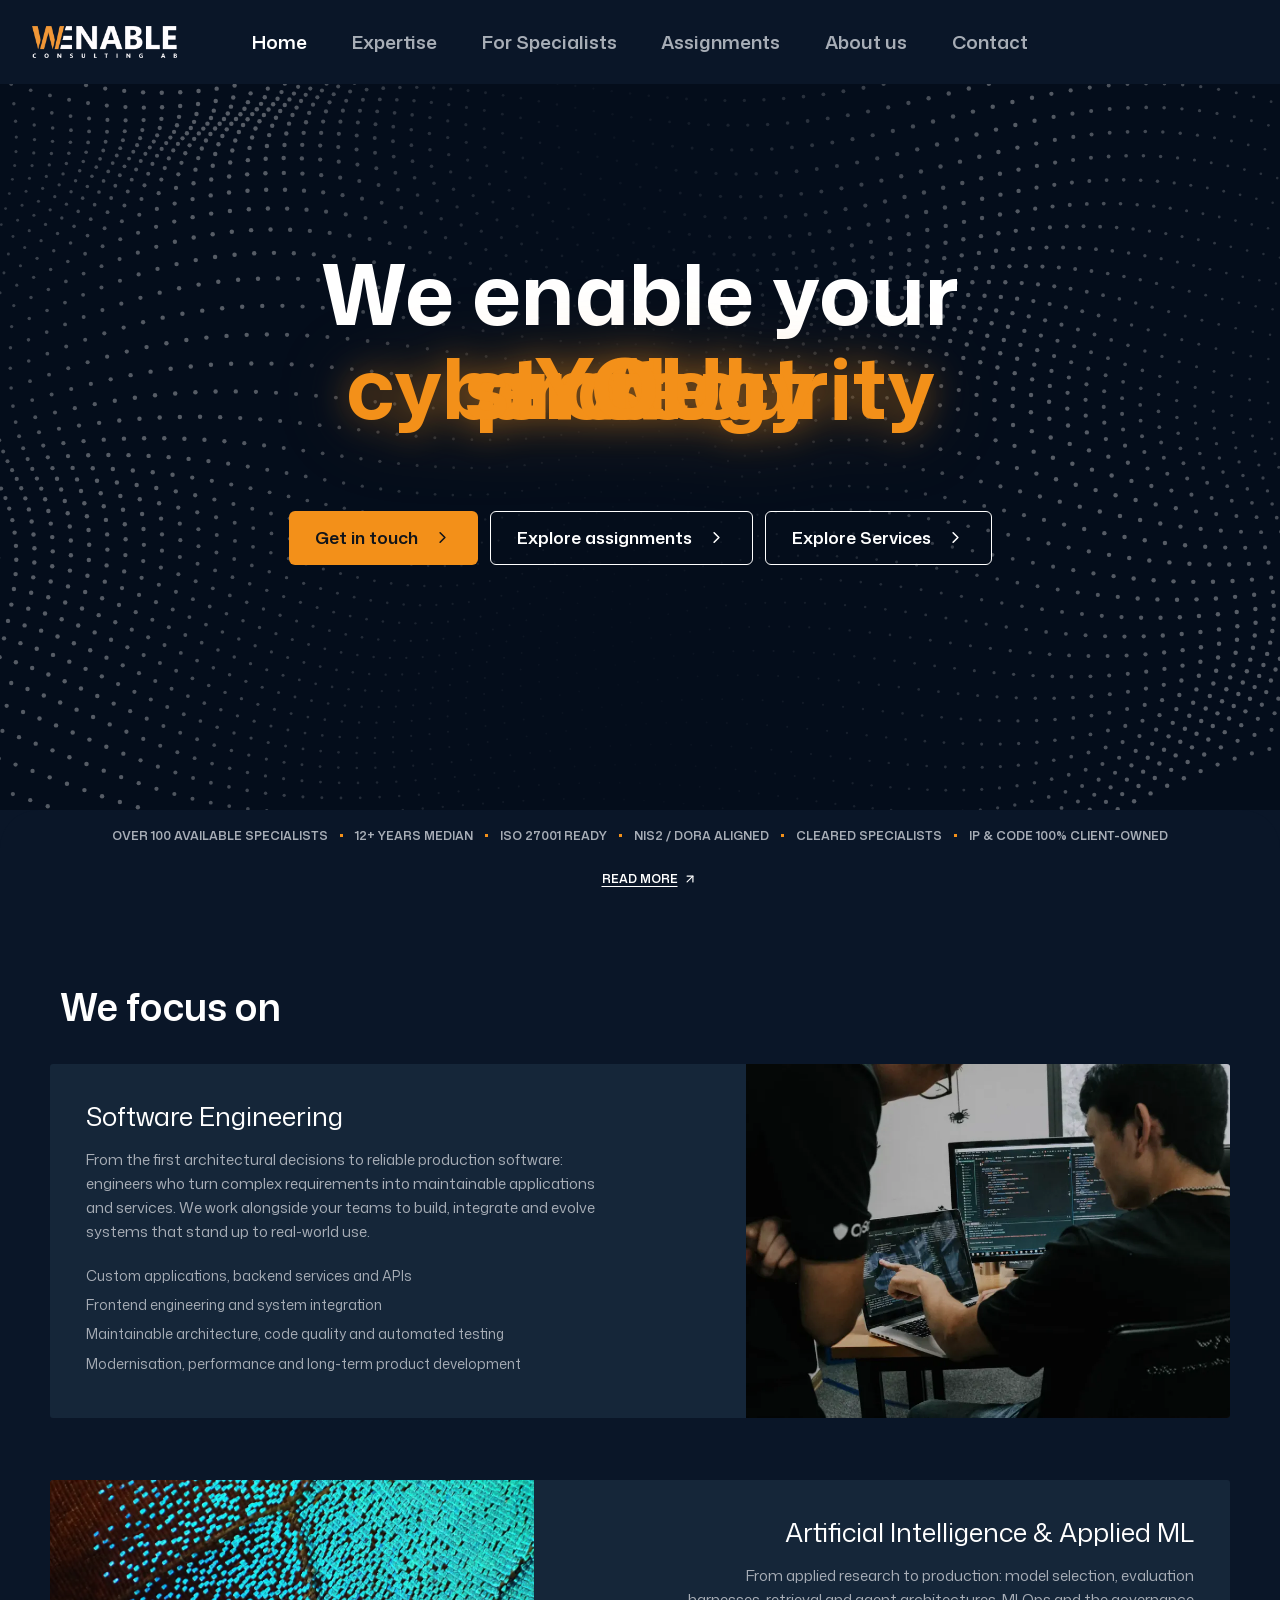
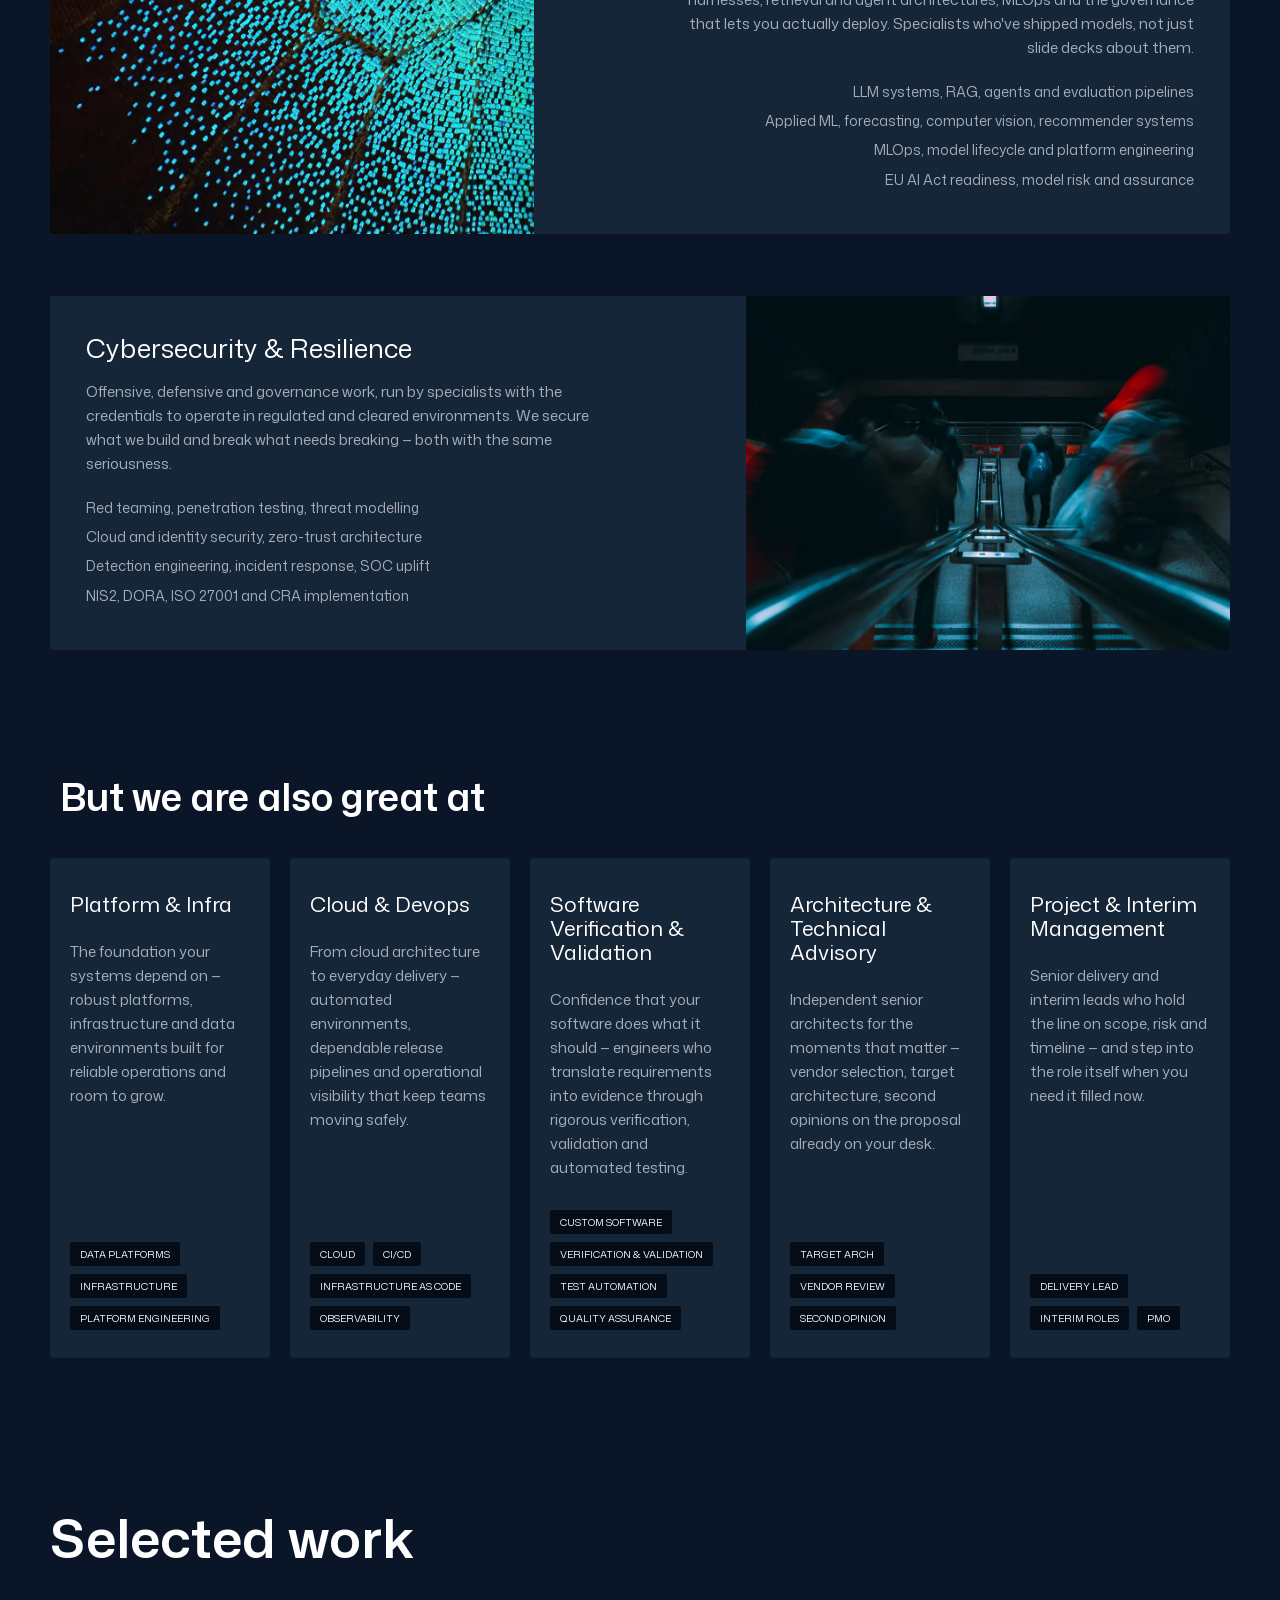
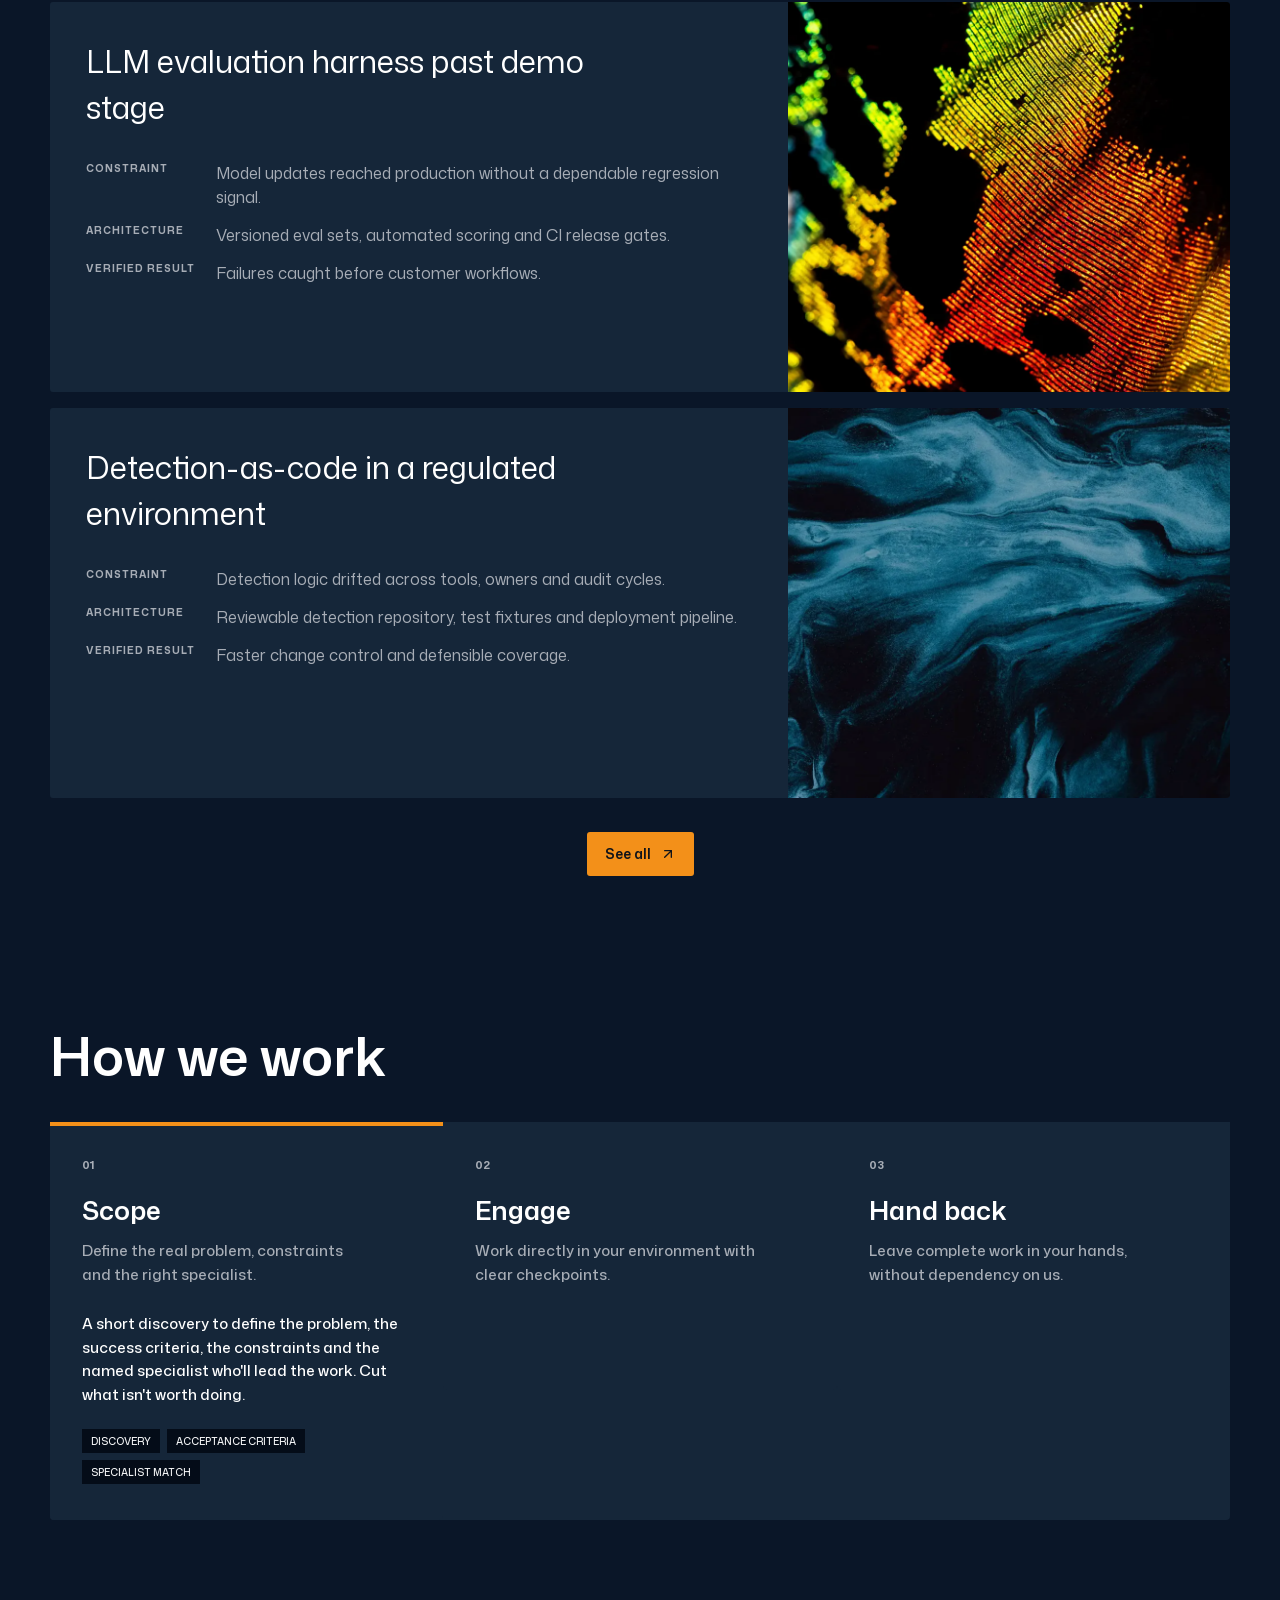
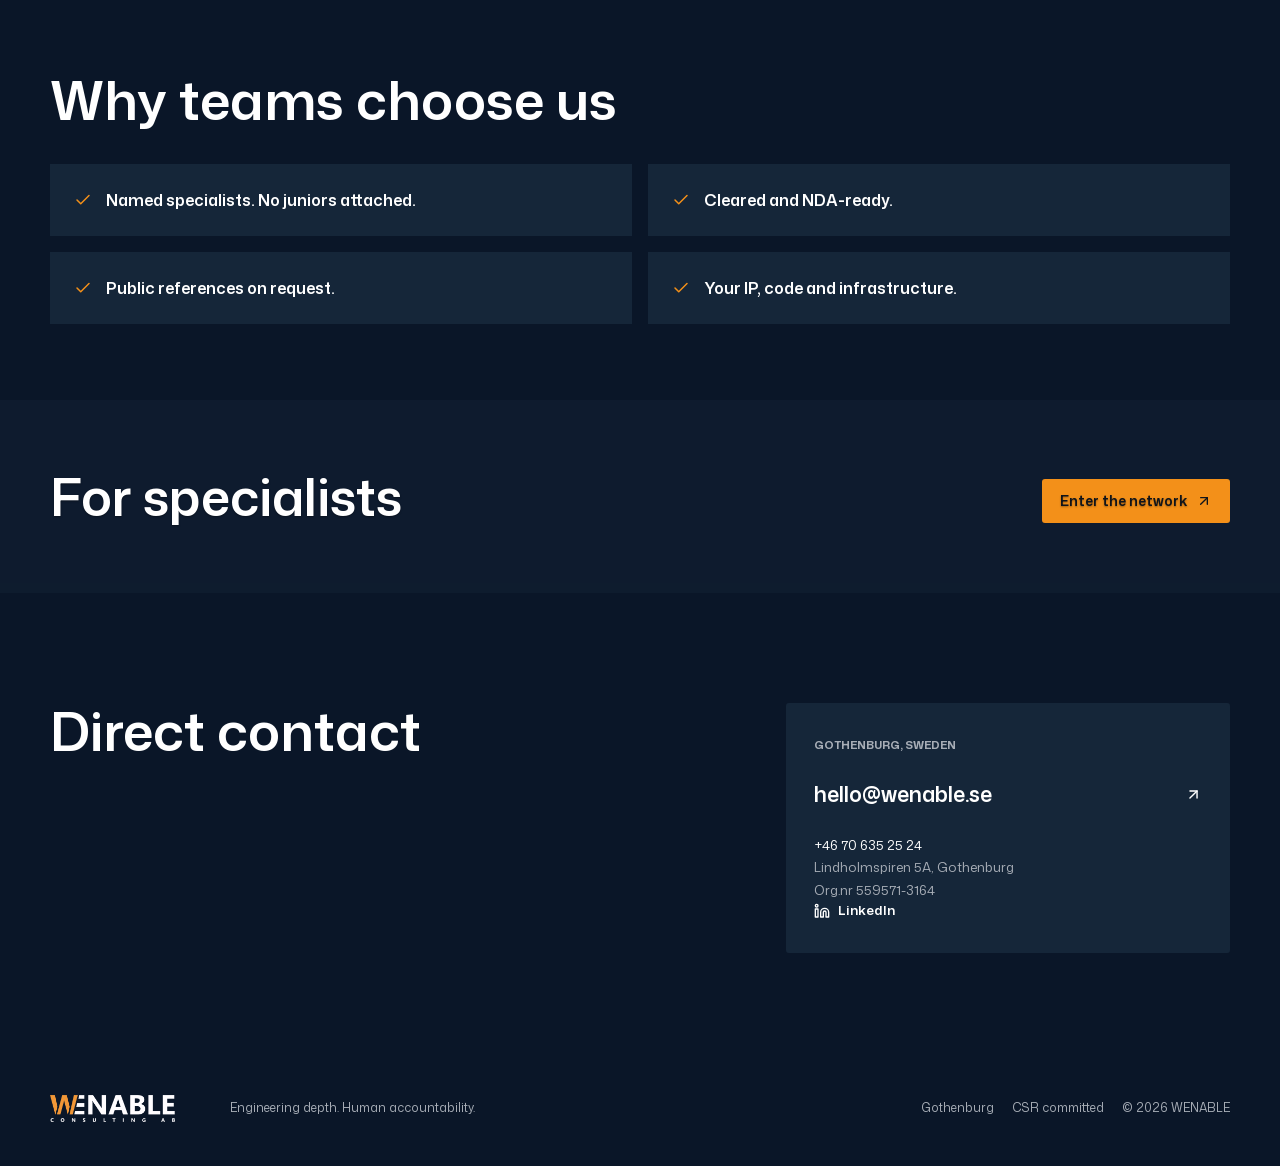
<file: index.html>
<!doctype html>
<html lang="en">
  <head>
    <meta charset="utf-8" />
    <meta name="viewport" content="width=device-width, initial-scale=1" />
    <meta
      http-equiv="Content-Security-Policy"
      content="default-src 'self'; script-src 'none'; style-src 'self'; img-src 'self' data:; font-src 'self'; object-src 'none'; base-uri 'self'; form-action 'self'"
    />
    <title>WENABLE Consulting — AI, Cybersecurity &amp; Software Engineering</title>
    <meta
      name="description"
      content="Senior engineering specialists in applied AI, cybersecurity and software engineering, based in Gothenburg."
    />
    <meta name="author" content="WENABLE Consulting" />
    <link rel="canonical" href="https://wenable.se/" />
    <meta property="og:title" content="WENABLE Consulting — Engineering depth that delivers" />
    <meta
      property="og:description"
      content="Senior specialists for applied AI, cybersecurity and production engineering."
    />
    <meta property="og:type" content="website" />
    <meta property="og:url" content="https://wenable.se/" />
    <meta property="og:image" content="https://wenable.se/assets/img/og-image.png" />
    <meta property="og:image:width" content="1200" />
    <meta property="og:image:height" content="630" />
    <meta property="og:image:alt" content="WENABLE Consulting AB logo" />
    <meta name="twitter:card" content="summary_large_image" />
    <link rel="icon" href="favicon.ico" sizes="any" />
    <link rel="icon" type="image/png" sizes="32x32" href="assets/favicon/favicon-32x32.png" />
    <link rel="icon" type="image/png" sizes="16x16" href="assets/favicon/favicon-16x16.png" />
    <link rel="apple-touch-icon" href="assets/favicon/apple-touch-icon.png" />
    <link rel="manifest" href="assets/favicon/site.webmanifest" />
    <link rel="stylesheet" href="assets/v2.css" />
  </head>
  <body>
    <header class="site-header">
      <div class="site-header-inner">
        <a href="index.html" class="brand-link" aria-label="WENABLE home">
          <img src="assets/img/wenablelogo.webp" alt="WENABLE Consulting" class="brand-logo-full" />
          <img
            src="assets/img/wenable-mark.webp"
            alt="WENABLE Consulting"
            class="brand-logo-mark"
          />
        </a>
        <nav class="desktop-nav" aria-label="Primary navigation">
          <a class="nav-link active" href="index.html" aria-current="page">Home</a>
          <a class="nav-link" href="expertise.html">Expertise</a>
          <a class="nav-link" href="for-specialists.html">For Specialists</a>
          <a class="nav-link" href="assignments.html">Assignments</a>
          <a class="nav-link" href="about.html">About us</a>
          <a class="nav-link" href="#contact">Contact</a>
        </nav>
        <button class="menu-button" type="button" popovertarget="mobile-nav" aria-label="Menu">
          <svg class="i i-open" width="24" height="24" aria-hidden="true">
            <use href="assets/icons.svg#menu" /></svg
          ><svg class="i i-close" width="24" height="24" aria-hidden="true">
            <use href="assets/icons.svg#x" />
          </svg>
        </button>
      </div>
      <nav id="mobile-nav" class="mobile-nav" popover aria-label="Mobile navigation">
        <a href="index.html" aria-current="page">Home</a>
        <a href="expertise.html">Expertise</a>
        <a href="for-specialists.html">For Specialists</a>
        <a href="assignments.html">Assignments</a>
        <a href="about.html">About us</a>
        <a href="#contact">Contact</a>
      </nav>
    </header>
    <main>
      <section class="hero">
        <img class="hero-dot-field" src="assets/img/hero-dots.svg" alt="" />
        <div class="hero-content section-shell">
          <h1
            class="hero-title"
            aria-label="We enable your AI, your cyber security, your product, your strategy — we enable YOU!"
          >
            <span class="hero-line">We enable<span class="hero-your">&nbsp;your</span></span>
            <span class="hero-line hero-word-glow" aria-hidden="true"
              ><span class="hero-word-window"
                ><span class="hero-word-slide">AI</span
                ><span class="hero-word-slide">cyber security</span
                ><span class="hero-word-slide">product</span
                ><span class="hero-word-slide">strategy</span
                ><span class="hero-word-slide">YOU!</span></span
              ></span
            >
          </h1>
          <div class="hero-actions">
            <a href="#contact" class="hero-btn primary"
              >Get in touch
              <svg class="i" width="19" height="19" aria-hidden="true">
                <use href="assets/icons.svg#chevron-right" /></svg
            ></a>
            <a href="assignments.html" class="hero-btn ghost"
              >Explore assignments
              <svg class="i" width="19" height="19" aria-hidden="true">
                <use href="assets/icons.svg#chevron-right" /></svg
            ></a>
            <a href="expertise.html" class="hero-btn ghost"
              >Explore Services
              <svg class="i" width="19" height="19" aria-hidden="true">
                <use href="assets/icons.svg#chevron-right" /></svg
            ></a>
          </div>
        </div>
      </section>
      <div class="home-dark-panel">
        <div class="trust-bar">
          <div class="section-shell trust-inner">
            <span>Over 100 Available Specialists</span><i></i> <span>12+ Years Median</span><i></i>
            <span>ISO 27001 Ready</span><i></i> <span>NIS2 / DORA Aligned</span><i></i>
            <span>Cleared Specialists</span><i></i> <span>IP &amp; Code 100% Client-Owned</span
            ><a href="about.html#trust"
              >Read more
              <svg class="i" width="14" height="14" aria-hidden="true">
                <use href="assets/icons.svg#arrow-up-right" /></svg
            ></a>
          </div>
        </div>
        <section class="section-shell content-section expertise-matrix">
          <div class="section-heading">
            <div class="title-wrap"><h2>We focus on</h2></div>
          </div>
          <div class="practice-grid">
            <article class="practice-card practice-card-1">
              <div class="practice-title">
                <h3>Software Engineering</h3>
                <p>
                  From the first architectural decisions to reliable production software: engineers
                  who turn complex requirements into maintainable applications and services. We work
                  alongside your teams to build, integrate and evolve systems that stand up to
                  real-world use.
                </p>
                <ul>
                  <li>Custom applications, backend services and APIs</li>
                  <li>Frontend engineering and system integration</li>
                  <li>Maintainable architecture, code quality and automated testing</li>
                  <li>Modernisation, performance and long-term product development</li>
                </ul>
              </div>
              <img
                src="assets/img/expertise-software-engineering.webp"
                alt="Software engineers collaborating on code at a laptop and desktop monitor"
              />
            </article>
            <article class="practice-card practice-card-2">
              <div class="practice-title">
                <h3>Artificial Intelligence &amp; Applied ML</h3>
                <p>
                  From applied research to production: model selection, evaluation harnesses,
                  retrieval and agent architectures, MLOps and the governance that lets you actually
                  deploy. Specialists who've shipped models, not just slide decks about them.
                </p>
                <ul>
                  <li>LLM systems, RAG, agents and evaluation pipelines</li>
                  <li>Applied ML, forecasting, computer vision, recommender systems</li>
                  <li>MLOps, model lifecycle and platform engineering</li>
                  <li>EU AI Act readiness, model risk and assurance</li>
                </ul>
              </div>
              <img
                src="assets/img/expertise-ai.webp"
                alt="Abstract illuminated data structure representing artificial intelligence"
              />
            </article>
            <article class="practice-card practice-card-3">
              <div class="practice-title">
                <h3>Cybersecurity &amp; Resilience</h3>
                <p>
                  Offensive, defensive and governance work, run by specialists with the credentials
                  to operate in regulated and cleared environments. We secure what we build and
                  break what needs breaking — both with the same seriousness.
                </p>
                <ul>
                  <li>Red teaming, penetration testing, threat modelling</li>
                  <li>Cloud and identity security, zero-trust architecture</li>
                  <li>Detection engineering, incident response, SOC uplift</li>
                  <li>NIS2, DORA, ISO 27001 and CRA implementation</li>
                </ul>
              </div>
              <img
                src="assets/img/expertise-cybersecurity.webp"
                alt="People moving through an underground station, representing cybersecurity in motion"
              />
            </article>
          </div>
          <h2 class="adjacent-heading">But we are also great at</h2>
          <div class="adjacent-grid">
            <article>
              <h3>Platform &amp; Infra</h3>
              <p>
                The foundation your systems depend on — robust platforms, infrastructure and data
                environments built for reliable operations and room to grow.
              </p>
              <ul>
                <li>Data platforms</li>
                <li>Infrastructure</li>
                <li>Platform engineering</li>
              </ul>
            </article>
            <article>
              <h3>Cloud &amp; Devops</h3>
              <p>
                From cloud architecture to everyday delivery — automated environments, dependable
                release pipelines and operational visibility that keep teams moving safely.
              </p>
              <ul>
                <li>Cloud</li>
                <li>CI/CD</li>
                <li>Infrastructure as code</li>
                <li>Observability</li>
              </ul>
            </article>
            <article>
              <h3>Software Verification &amp; Validation</h3>
              <p>
                Confidence that your software does what it should — engineers who translate
                requirements into evidence through rigorous verification, validation and automated
                testing.
              </p>
              <ul>
                <li>Custom software</li>
                <li>Verification &amp; validation</li>
                <li>Test automation</li>
                <li>Quality assurance</li>
              </ul>
            </article>
            <article>
              <h3>Architecture &amp; Technical Advisory</h3>
              <p>
                Independent senior architects for the moments that matter — vendor selection, target
                architecture, second opinions on the proposal already on your desk.
              </p>
              <ul>
                <li>Target arch</li>
                <li>Vendor review</li>
                <li>Second opinion</li>
              </ul>
            </article>
            <article>
              <h3>Project &amp; Interim Management</h3>
              <p>
                Senior delivery and interim leads who hold the line on scope, risk and timeline —
                and step into the role itself when you need it filled now.
              </p>
              <ul>
                <li>Delivery lead</li>
                <li>Interim roles</li>
                <li>PMO</li>
              </ul>
            </article>
          </div>
        </section>
        <section class="section-shell content-section selected-work-section">
          <div class="section-heading">
            <div class="title-wrap"><h2>Selected work</h2></div>
          </div>
          <div class="work-list">
            <article class="work-card">
              <div class="work-copy">
                <h3>LLM evaluation harness past demo stage</h3>
                <dl>
                  <div>
                    <dt>Constraint</dt>
                    <dd>
                      Model updates reached production without a dependable regression signal.
                    </dd>
                  </div>
                  <div>
                    <dt>Architecture</dt>
                    <dd>Versioned eval sets, automated scoring and CI release gates.</dd>
                  </div>
                  <div>
                    <dt>Verified result</dt>
                    <dd>Failures caught before customer workflows.</dd>
                  </div>
                </dl>
              </div>
              <img
                class="work-image"
                src="assets/img/selected-work-ai-evaluation.webp"
                alt="Detailed illuminated fingerprint pattern in green, yellow and orange"
                loading="lazy"
              />
            </article>
            <article class="work-card">
              <div class="work-copy">
                <h3>Detection-as-code in a regulated environment</h3>
                <dl>
                  <div>
                    <dt>Constraint</dt>
                    <dd>Detection logic drifted across tools, owners and audit cycles.</dd>
                  </div>
                  <div>
                    <dt>Architecture</dt>
                    <dd>Reviewable detection repository, test fixtures and deployment pipeline.</dd>
                  </div>
                  <div>
                    <dt>Verified result</dt>
                    <dd>Faster change control and defensible coverage.</dd>
                  </div>
                </dl>
              </div>
              <img
                class="work-image"
                src="assets/img/selected-work-detection-code.webp"
                alt="Flowing blue and black abstract surface"
                loading="lazy"
              />
            </article>
          </div>
          <div class="work-actions">
            <a href="expertise.html#selected-work" class="action-link primary"
              >See all
              <svg class="i" width="16" height="16" aria-hidden="true">
                <use href="assets/icons.svg#arrow-up-right" /></svg
            ></a>
          </div>
        </section>
        <section class="section-shell content-section how-we-work">
          <div class="section-heading">
            <div class="title-wrap"><h2>How we work</h2></div>
          </div>
          <div class="work-steps" role="radiogroup" aria-label="How we work steps">
            <input
              class="work-step-input"
              type="radio"
              name="how-we-work"
              id="work-step-0"
              checked
            />
            <label class="work-step" for="work-step-0"
              ><span class="work-step-bar" aria-hidden="true"></span
              ><span class="work-step-number">01</span><span class="work-step-title">Scope</span
              ><span class="work-step-summary"
                >Define the real problem, constraints and the right specialist.</span
              ><span class="work-step-detail"
                ><span class="work-step-copy"
                  >A short discovery to define the problem, the success criteria, the constraints
                  and the named specialist who'll lead the work. Cut what isn't worth doing.</span
                ><span class="work-step-labels"
                  ><span>Discovery</span><span>Acceptance criteria</span
                  ><span>Specialist match</span></span
                ></span
              ></label
            >
            <input class="work-step-input" type="radio" name="how-we-work" id="work-step-1" />
            <label class="work-step" for="work-step-1"
              ><span class="work-step-bar" aria-hidden="true"></span
              ><span class="work-step-number">02</span><span class="work-step-title">Engage</span
              ><span class="work-step-summary"
                >Work directly in your environment with clear checkpoints.</span
              ><span class="work-step-detail"
                ><span class="work-step-copy"
                  >The specialist works inside your environment, on your tools, to your security
                  model. Weekly checkpoints, transparent burn, a partner sponsor on our side
                  throughout.</span
                ><span class="work-step-labels"
                  ><span>Embedded</span><span>Weekly demos</span><span>Partner sponsor</span></span
                ></span
              ></label
            >
            <input class="work-step-input" type="radio" name="how-we-work" id="work-step-2" />
            <label class="work-step" for="work-step-2"
              ><span class="work-step-bar" aria-hidden="true"></span
              ><span class="work-step-number">03</span><span class="work-step-title">Hand back</span
              ><span class="work-step-summary"
                >Leave complete work in your hands, without dependency on us.</span
              ><span class="work-step-detail"
                ><span class="work-step-copy"
                  >Findings, code, models, documentation and the ways of working — into your repos
                  and your accounts. We don't engineer dependence on us.</span
                ><span class="work-step-labels"
                  ><span>Documentation</span><span>Enablement</span><span>Owned by you</span></span
                ></span
              ></label
            >
          </div>
        </section>
        <section id="governance" class="section-shell content-section choose-section">
          <div class="section-heading">
            <div class="title-wrap"><h2>Why teams choose us</h2></div>
          </div>
          <div class="choice-grid">
            <div>
              <svg class="i" width="18" height="18" aria-hidden="true">
                <use href="assets/icons.svg#check" /></svg
              ><span>Named specialists. No juniors attached.</span>
            </div>
            <div>
              <svg class="i" width="18" height="18" aria-hidden="true">
                <use href="assets/icons.svg#check" /></svg
              ><span>Cleared and NDA-ready.</span>
            </div>
            <div>
              <svg class="i" width="18" height="18" aria-hidden="true">
                <use href="assets/icons.svg#check" /></svg
              ><span>Public references on request.</span>
            </div>
            <div>
              <svg class="i" width="18" height="18" aria-hidden="true">
                <use href="assets/icons.svg#check" /></svg
              ><span>Your IP, code and infrastructure.</span>
            </div>
          </div>
        </section>
        <section class="specialist-banner">
          <img
            class="banner-background"
            src="assets/img/specialist-banner.webp"
            alt=""
            loading="lazy"
          />
          <div class="banner-shade" aria-hidden="true"></div>
          <div class="section-shell banner-inner">
            <div><h2>For specialists</h2></div>
            <a href="for-specialists.html" class="action-link primary"
              >Enter the network
              <svg class="i" width="16" height="16" aria-hidden="true">
                <use href="assets/icons.svg#arrow-up-right" /></svg
            ></a>
          </div>
        </section>
      </div>
    </main>
    <section id="contact" class="contact-section">
      <div class="section-shell contact-grid">
        <div><h2>Direct contact</h2></div>
        <div class="contact-card">
          <span>Gothenburg, Sweden</span>
          <a href="mailto:hello@wenable.se"
            >hello@wenable.se
            <svg class="i" width="17" height="17" aria-hidden="true">
              <use href="assets/icons.svg#arrow-up-right" /></svg
          ></a>
          <p class="contact-meta">
            <a href="tel:+46706352524">+46 70 635 25 24</a><br />Lindholmspiren 5A, Gothenburg<br />Org.nr
            559571-3164
          </p>
          <a
            class="linkedin-link"
            href="https://www.linkedin.com/company/wenable-consulting-ab/"
            target="_blank"
            rel="noreferrer"
            ><svg class="i" width="16" height="16" aria-hidden="true">
              <use href="assets/icons.svg#linkedin" />
            </svg>
            LinkedIn</a
          >
        </div>
      </div>
    </section>
    <footer class="site-footer">
      <div class="section-shell footer-inner">
        <img src="assets/img/wenablelogo.webp" alt="WENABLE Consulting" />
        <p>Engineering depth. Human accountability.</p>
        <div><span>Gothenburg</span><span>CSR committed</span><span>© 2026 WENABLE</span></div>
      </div>
    </footer>
  </body>
</html>
</file>
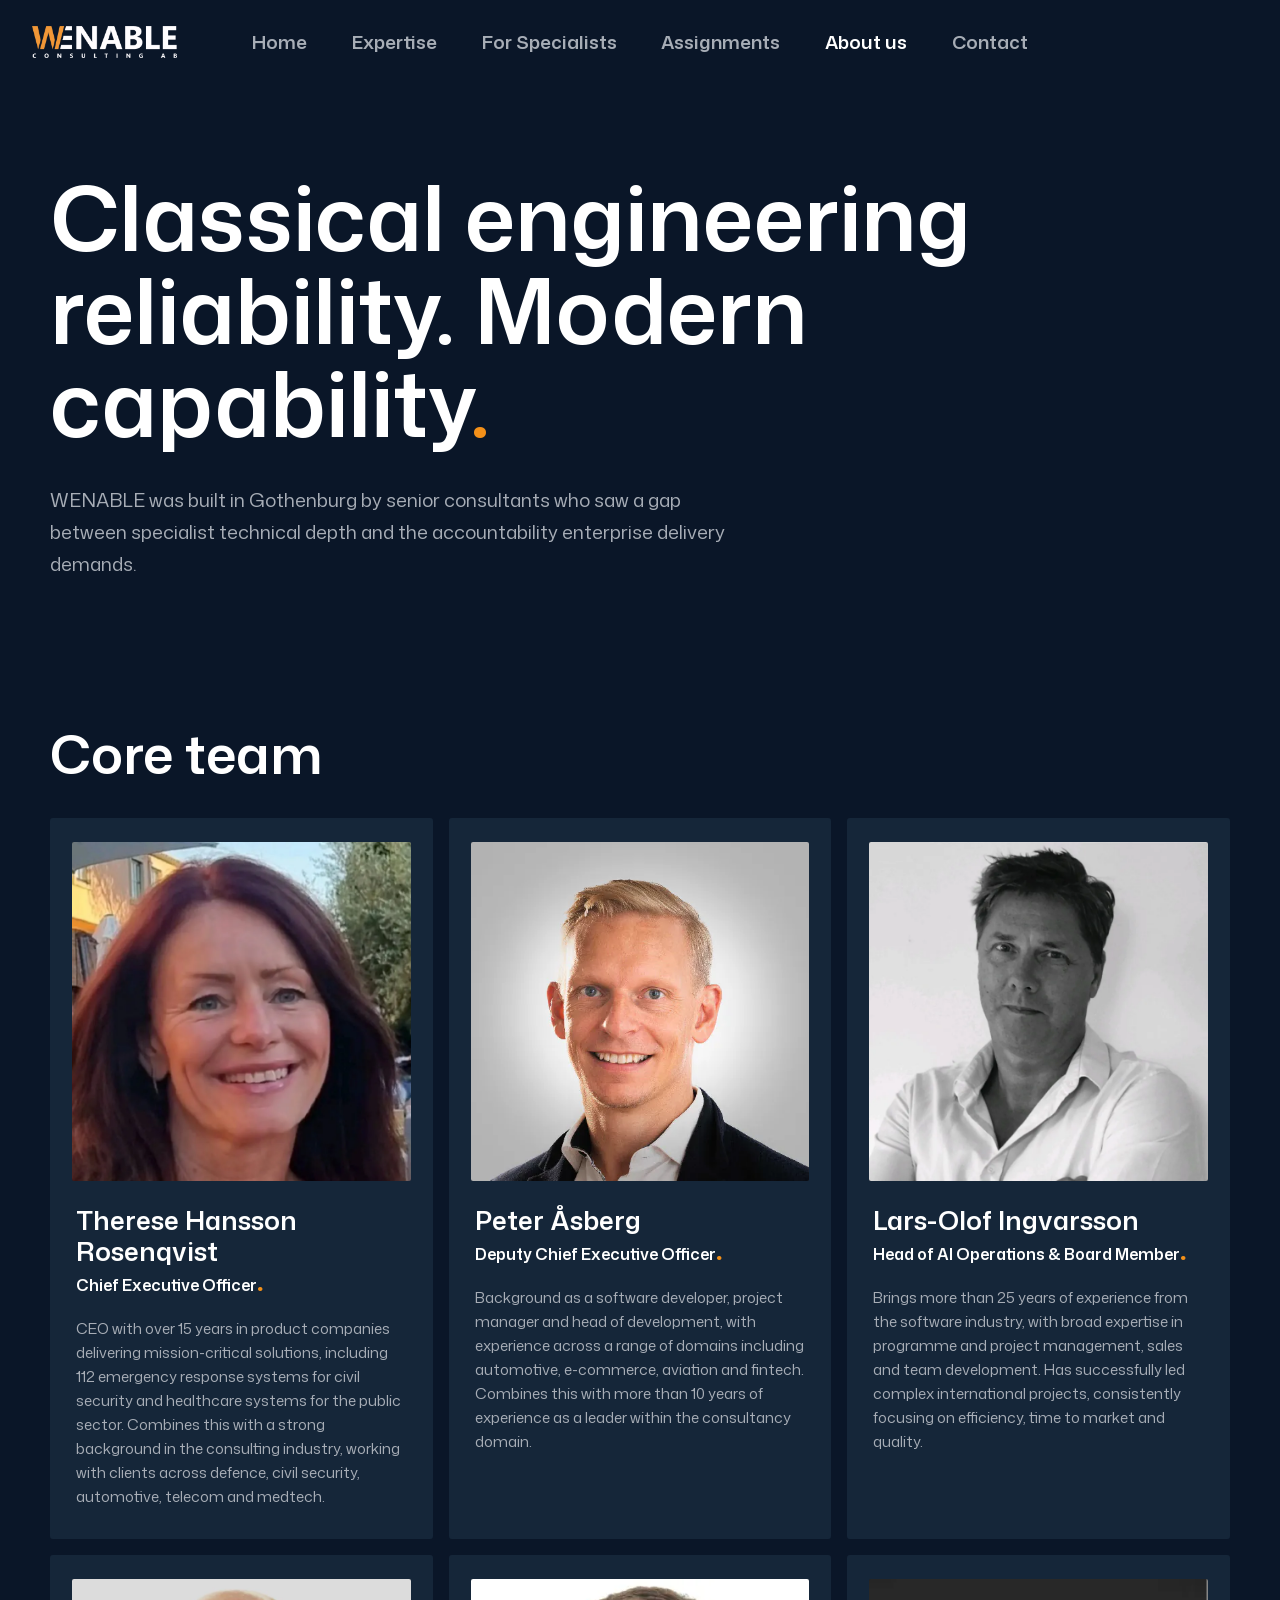
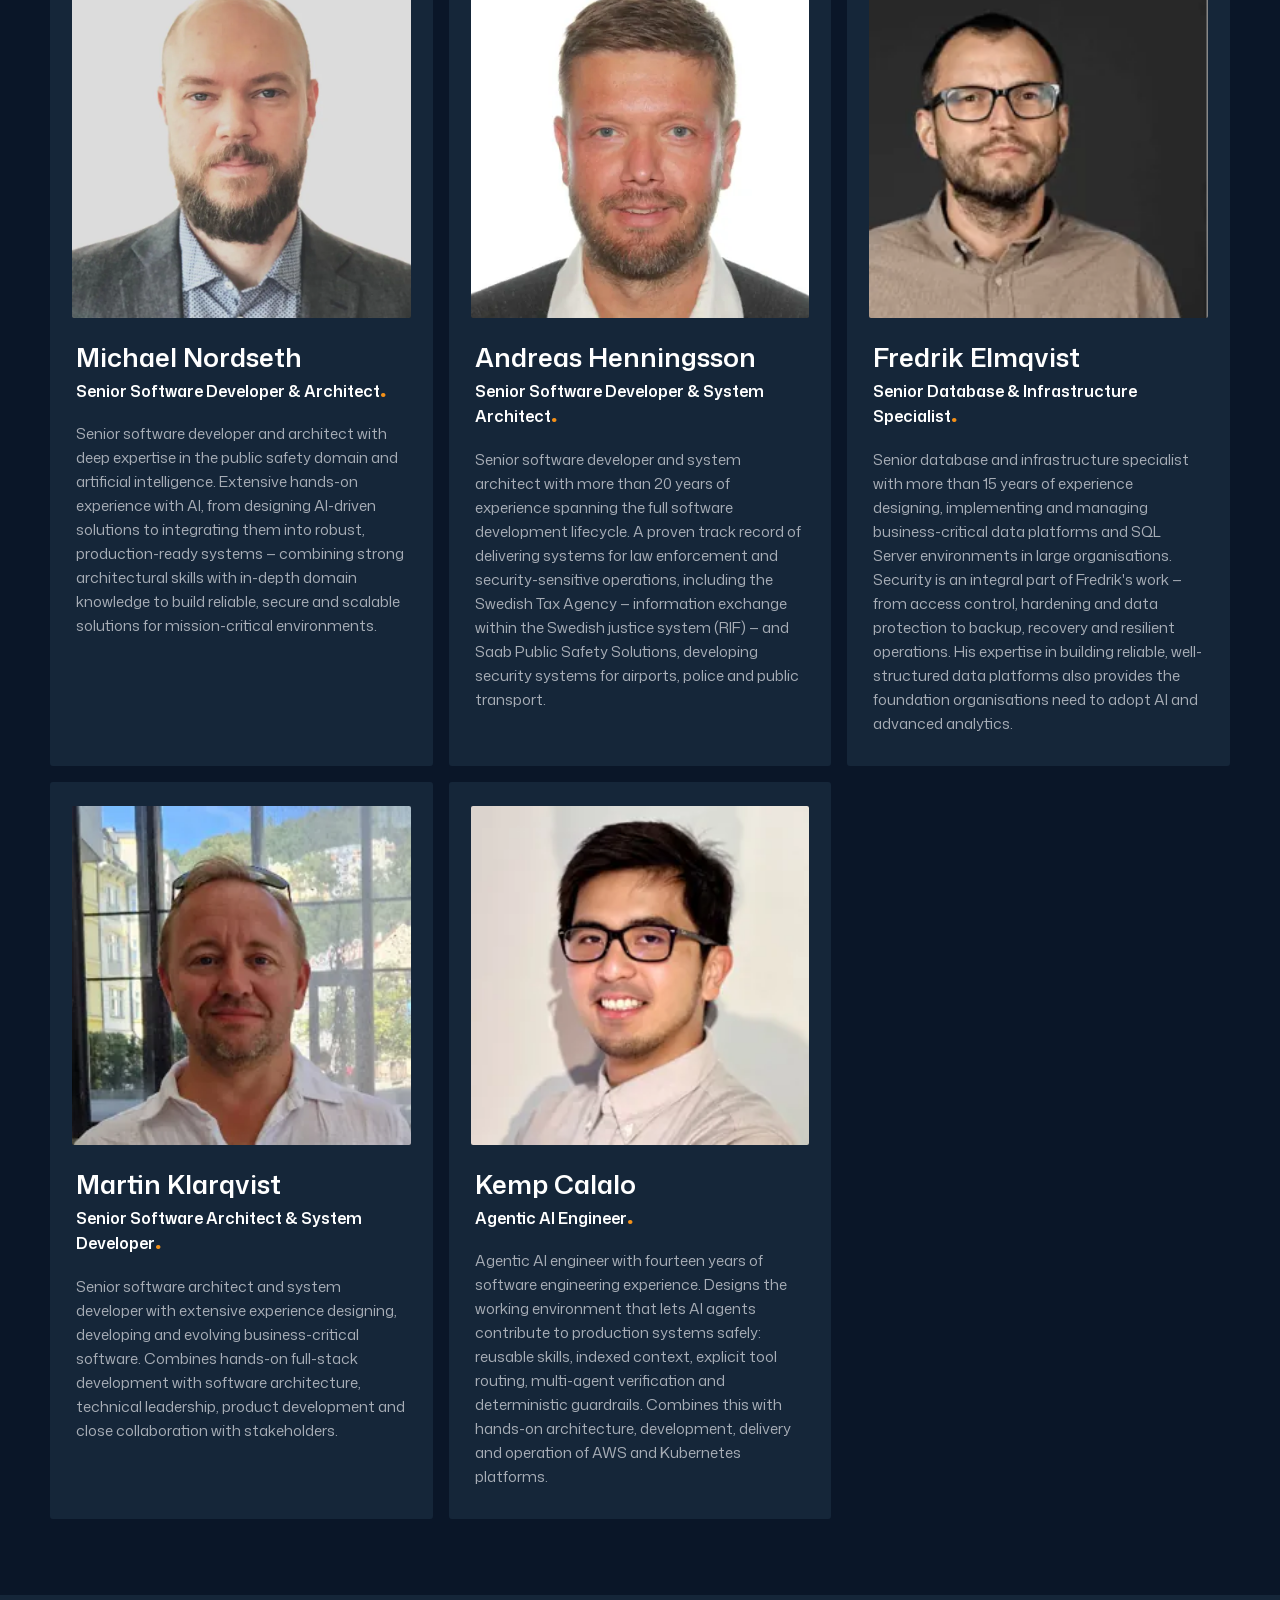
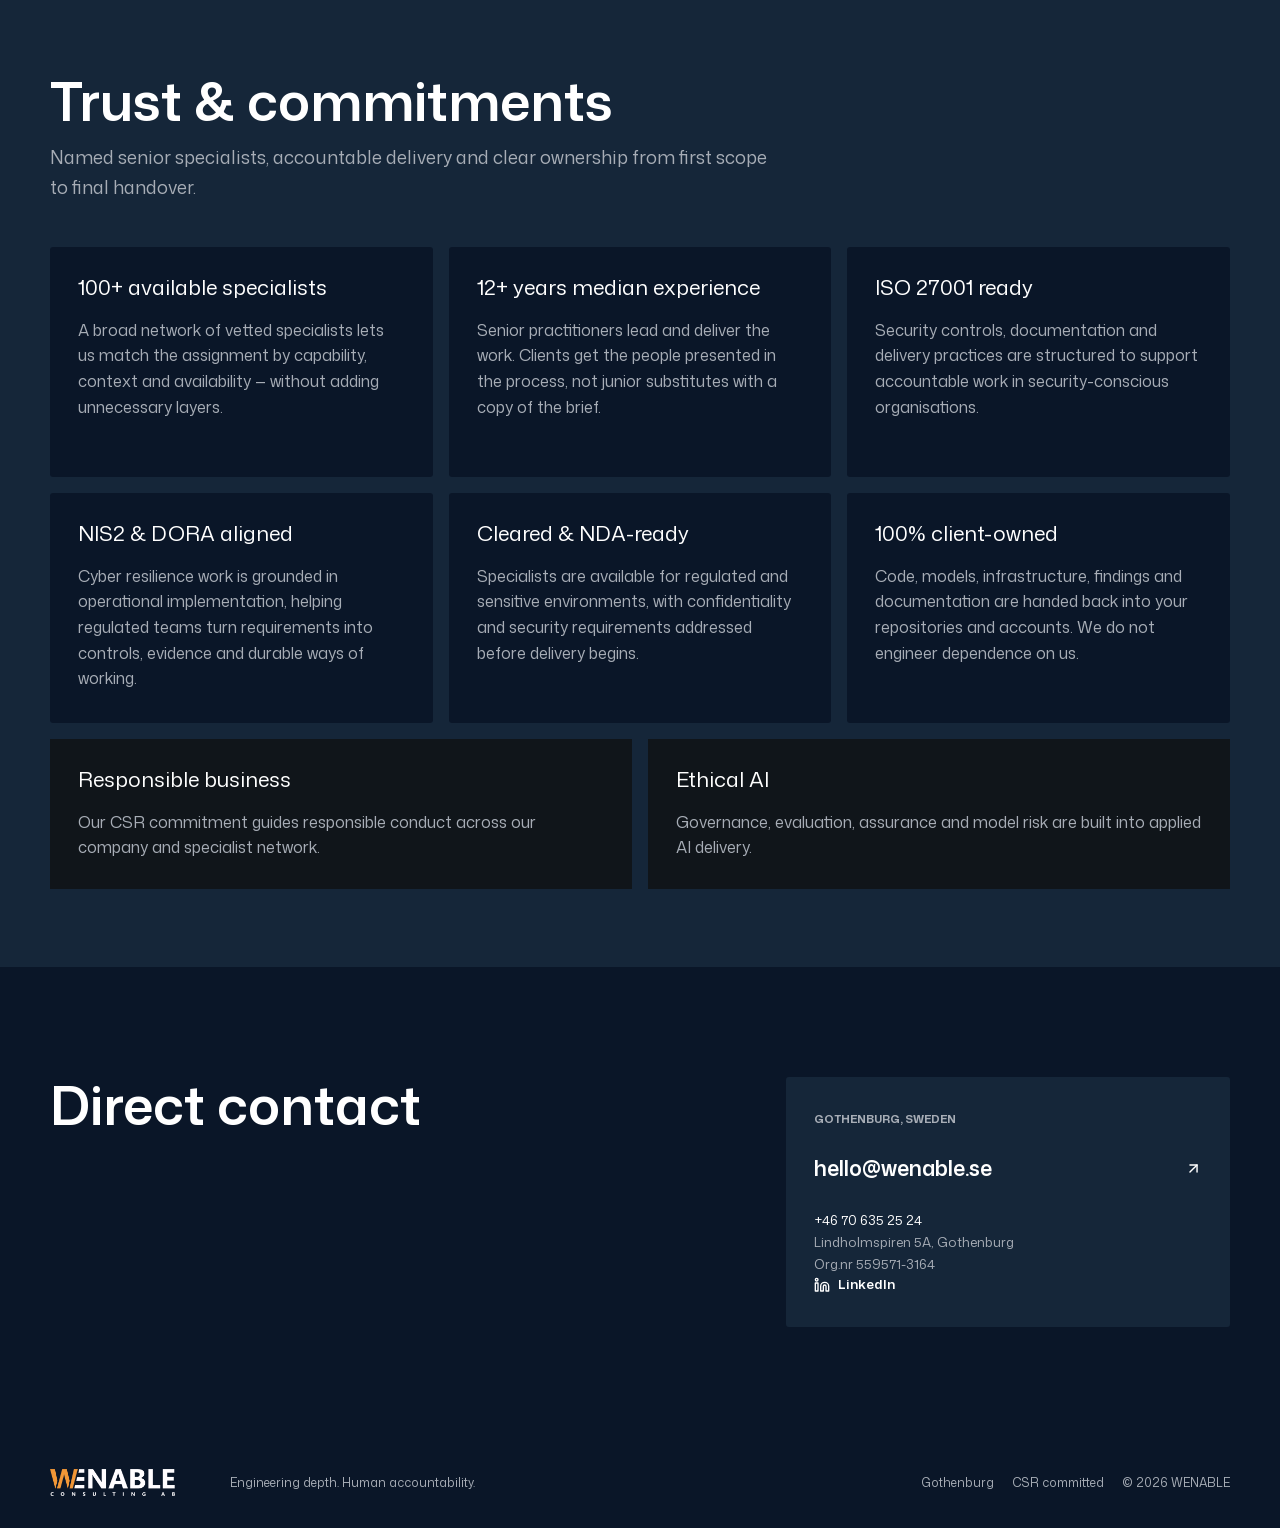
<file: about.html>
<!doctype html>
<html lang="en">
  <head>
    <meta charset="utf-8" />
    <meta name="viewport" content="width=device-width, initial-scale=1" />
    <meta
      http-equiv="Content-Security-Policy"
      content="default-src 'self'; script-src 'none'; style-src 'self'; img-src 'self' data:; font-src 'self'; object-src 'none'; base-uri 'self'; form-action 'self'"
    />
    <title>About us — WENABLE Consulting</title>
    <meta
      name="description"
      content="WENABLE bridges classical engineering reliability and modern AI capability from Gothenburg."
    />
    <meta name="author" content="WENABLE Consulting" />
    <link rel="canonical" href="https://wenable.se/about.html" />
    <meta property="og:title" content="About WENABLE Consulting" />
    <meta
      property="og:description"
      content="Senior engineering backgrounds, accountable delivery and Gothenburg roots."
    />
    <meta property="og:type" content="website" />
    <meta property="og:url" content="https://wenable.se/about.html" />
    <meta property="og:image" content="https://wenable.se/assets/img/og-image.png" />
    <meta property="og:image:width" content="1200" />
    <meta property="og:image:height" content="630" />
    <meta property="og:image:alt" content="WENABLE Consulting AB logo" />
    <meta name="twitter:card" content="summary_large_image" />
    <link rel="icon" href="favicon.ico" sizes="any" />
    <link rel="icon" type="image/png" sizes="32x32" href="assets/favicon/favicon-32x32.png" />
    <link rel="icon" type="image/png" sizes="16x16" href="assets/favicon/favicon-16x16.png" />
    <link rel="apple-touch-icon" href="assets/favicon/apple-touch-icon.png" />
    <link rel="manifest" href="assets/favicon/site.webmanifest" />
    <link rel="stylesheet" href="assets/v2.css" />
  </head>
  <body>
    <header class="site-header">
      <div class="site-header-inner">
        <a href="index.html" class="brand-link" aria-label="WENABLE home">
          <img src="assets/img/wenablelogo.webp" alt="WENABLE Consulting" class="brand-logo-full" />
          <img
            src="assets/img/wenable-mark.webp"
            alt="WENABLE Consulting"
            class="brand-logo-mark"
          />
        </a>
        <nav class="desktop-nav" aria-label="Primary navigation">
          <a class="nav-link" href="index.html">Home</a>
          <a class="nav-link" href="expertise.html">Expertise</a>
          <a class="nav-link" href="for-specialists.html">For Specialists</a>
          <a class="nav-link" href="assignments.html">Assignments</a>
          <a class="nav-link active" href="about.html" aria-current="page">About us</a>
          <a class="nav-link" href="#contact">Contact</a>
        </nav>
        <button class="menu-button" type="button" popovertarget="mobile-nav" aria-label="Menu">
          <svg class="i i-open" width="24" height="24" aria-hidden="true">
            <use href="assets/icons.svg#menu" /></svg
          ><svg class="i i-close" width="24" height="24" aria-hidden="true">
            <use href="assets/icons.svg#x" />
          </svg>
        </button>
      </div>
      <nav id="mobile-nav" class="mobile-nav" popover aria-label="Mobile navigation">
        <a href="index.html">Home</a>
        <a href="expertise.html">Expertise</a>
        <a href="for-specialists.html">For Specialists</a>
        <a href="assignments.html">Assignments</a>
        <a href="about.html" aria-current="page">About us</a>
        <a href="#contact">Contact</a>
      </nav>
    </header>
    <main>
      <section class="page-intro section-shell">
        <div class="title-wrap">
          <h1>
            Classical engineering reliability. Modern capability<span class="page-title-period"
              >.</span
            >
          </h1>
        </div>
        <div class="intro-copy">
          <p>
            WENABLE was built in Gothenburg by senior consultants who saw a gap between specialist
            technical depth and the accountability enterprise delivery demands.
          </p>
        </div>
      </section>
      <section class="section-shell content-section">
        <div class="section-heading">
          <div class="title-wrap"><h2>Core team</h2></div>
        </div>
        <div class="team-grid">
          <article class="team-card profile-card">
            <img
              class="profile-photo"
              src="assets/img/team/therese.webp"
              alt="Portrait of Therese Hansson Rosenqvist"
              loading="lazy"
            />
            <h3>Therese Hansson Rosenqvist</h3>
            <p class="profile-title">
              Chief Executive Officer<span class="profile-title-period" aria-hidden="true">.</span>
            </p>
            <p class="profile-bio">
              CEO with over 15 years in product companies delivering mission-critical solutions,
              including 112 emergency response systems for civil security and healthcare systems for
              the public sector. Combines this with a strong background in the consulting industry,
              working with clients across defence, civil security, automotive, telecom and medtech.
            </p>
          </article>
          <article class="team-card profile-card">
            <img
              class="profile-photo"
              src="assets/img/team/peter.webp"
              alt="Portrait of Peter Åsberg"
              loading="lazy"
            />
            <h3>Peter Åsberg</h3>
            <p class="profile-title">
              Deputy Chief Executive Officer<span class="profile-title-period" aria-hidden="true"
                >.</span
              >
            </p>
            <p class="profile-bio">
              Background as a software developer, project manager and head of development, with
              experience across a range of domains including automotive, e-commerce, aviation and
              fintech. Combines this with more than 10 years of experience as a leader within the
              consultancy domain.
            </p>
          </article>
          <article class="team-card profile-card">
            <img
              class="profile-photo"
              src="assets/img/team/lars-olof.webp"
              alt="Portrait of Lars-Olof Ingvarsson"
              loading="lazy"
            />
            <h3>Lars-Olof Ingvarsson</h3>
            <p class="profile-title">
              Head of AI Operations &amp; Board Member<span
                class="profile-title-period"
                aria-hidden="true"
                >.</span
              >
            </p>
            <p class="profile-bio">
              Brings more than 25 years of experience from the software industry, with broad
              expertise in programme and project management, sales and team development. Has
              successfully led complex international projects, consistently focusing on efficiency,
              time to market and quality.
            </p>
          </article>
          <article class="team-card profile-card">
            <img
              class="profile-photo"
              src="assets/img/team/michael.webp"
              alt="Portrait of Michael Nordseth"
              loading="lazy"
            />
            <h3>Michael Nordseth</h3>
            <p class="profile-title">
              Senior Software Developer &amp; Architect<span
                class="profile-title-period"
                aria-hidden="true"
                >.</span
              >
            </p>
            <p class="profile-bio">
              Senior software developer and architect with deep expertise in the public safety
              domain and artificial intelligence. Extensive hands-on experience with AI, from
              designing AI-driven solutions to integrating them into robust, production-ready
              systems — combining strong architectural skills with in-depth domain knowledge to
              build reliable, secure and scalable solutions for mission-critical environments.
            </p>
          </article>
          <article class="team-card profile-card">
            <img
              class="profile-photo"
              src="assets/img/team/andreas.webp"
              alt="Portrait of Andreas Henningsson"
              loading="lazy"
            />
            <h3>Andreas Henningsson</h3>
            <p class="profile-title">
              Senior Software Developer &amp; System Architect<span
                class="profile-title-period"
                aria-hidden="true"
                >.</span
              >
            </p>
            <p class="profile-bio">
              Senior software developer and system architect with more than 20 years of experience
              spanning the full software development lifecycle. A proven track record of delivering
              systems for law enforcement and security-sensitive operations, including the Swedish
              Tax Agency — information exchange within the Swedish justice system (RIF) — and Saab
              Public Safety Solutions, developing security systems for airports, police and public
              transport.
            </p>
          </article>
          <article class="team-card profile-card">
            <img
              class="profile-photo"
              src="assets/img/team/fredrik.webp"
              alt="Portrait of Fredrik Elmqvist"
              loading="lazy"
            />
            <h3>Fredrik Elmqvist</h3>
            <p class="profile-title">
              Senior Database &amp; Infrastructure Specialist<span
                class="profile-title-period"
                aria-hidden="true"
                >.</span
              >
            </p>
            <p class="profile-bio">
              Senior database and infrastructure specialist with more than 15 years of experience
              designing, implementing and managing business-critical data platforms and SQL Server
              environments in large organisations. Security is an integral part of Fredrik's work —
              from access control, hardening and data protection to backup, recovery and resilient
              operations. His expertise in building reliable, well-structured data platforms also
              provides the foundation organisations need to adopt AI and advanced analytics.
            </p>
          </article>
          <article class="team-card profile-card">
            <img
              class="profile-photo"
              src="assets/img/team/martin.webp"
              alt="Portrait of Martin Klarqvist"
              loading="lazy"
            />
            <h3>Martin Klarqvist</h3>
            <p class="profile-title">
              Senior Software Architect &amp; System Developer<span
                class="profile-title-period"
                aria-hidden="true"
                >.</span
              >
            </p>
            <p class="profile-bio">
              Senior software architect and system developer with extensive experience designing,
              developing and evolving business-critical software. Combines hands-on full-stack
              development with software architecture, technical leadership, product development and
              close collaboration with stakeholders.
            </p>
          </article>
          <article class="team-card profile-card">
            <img
              class="profile-photo"
              src="assets/img/team/kemp.webp"
              alt="Portrait of Kemp Calalo"
              loading="lazy"
            />
            <h3>Kemp Calalo</h3>
            <p class="profile-title">
              Agentic AI Engineer<span class="profile-title-period" aria-hidden="true">.</span>
            </p>
            <p class="profile-bio">
              Agentic AI engineer with fourteen years of software engineering experience. Designs
              the working environment that lets AI agents contribute to production systems safely:
              reusable skills, indexed context, explicit tool routing, multi-agent verification and
              deterministic guardrails. Combines this with hands-on architecture, development,
              delivery and operation of AWS and Kubernetes platforms.
            </p>
          </article>
        </div>
      </section>
      <section id="trust" class="governance-band">
        <div class="section-shell">
          <div class="section-heading">
            <div class="title-wrap"><h2>Trust &amp; commitments</h2></div>
          </div>
          <p class="trust-intro">
            Named senior specialists, accountable delivery and clear ownership from first scope to
            final handover.
          </p>
          <div class="governance-grid trust-grid">
            <article>
              <h3>100+ available specialists</h3>
              <p>
                A broad network of vetted specialists lets us match the assignment by capability,
                context and availability — without adding unnecessary layers.
              </p>
            </article>
            <article>
              <h3>12+ years median experience</h3>
              <p>
                Senior practitioners lead and deliver the work. Clients get the people presented in
                the process, not junior substitutes with a copy of the brief.
              </p>
            </article>
            <article>
              <h3>ISO 27001 ready</h3>
              <p>
                Security controls, documentation and delivery practices are structured to support
                accountable work in security-conscious organisations.
              </p>
            </article>
            <article>
              <h3>NIS2 &amp; DORA aligned</h3>
              <p>
                Cyber resilience work is grounded in operational implementation, helping regulated
                teams turn requirements into controls, evidence and durable ways of working.
              </p>
            </article>
            <article>
              <h3>Cleared &amp; NDA-ready</h3>
              <p>
                Specialists are available for regulated and sensitive environments, with
                confidentiality and security requirements addressed before delivery begins.
              </p>
            </article>
            <article>
              <h3>100% client-owned</h3>
              <p>
                Code, models, infrastructure, findings and documentation are handed back into your
                repositories and accounts. We do not engineer dependence on us.
              </p>
            </article>
          </div>
          <div class="commitment-strip">
            <div>
              <h3>Responsible business</h3>
              <p>
                Our CSR commitment guides responsible conduct across our company and specialist
                network.
              </p>
            </div>
            <div>
              <h3>Ethical AI</h3>
              <p>
                Governance, evaluation, assurance and model risk are built into applied AI delivery.
              </p>
            </div>
          </div>
        </div>
      </section>
    </main>
    <section id="contact" class="contact-section">
      <div class="section-shell contact-grid">
        <div><h2>Direct contact</h2></div>
        <div class="contact-card">
          <span>Gothenburg, Sweden</span>
          <a href="mailto:hello@wenable.se"
            >hello@wenable.se
            <svg class="i" width="17" height="17" aria-hidden="true">
              <use href="assets/icons.svg#arrow-up-right" /></svg
          ></a>
          <p class="contact-meta">
            <a href="tel:+46706352524">+46 70 635 25 24</a><br />Lindholmspiren 5A, Gothenburg<br />Org.nr
            559571-3164
          </p>
          <a
            class="linkedin-link"
            href="https://www.linkedin.com/company/wenable-consulting-ab/"
            target="_blank"
            rel="noreferrer"
            ><svg class="i" width="16" height="16" aria-hidden="true">
              <use href="assets/icons.svg#linkedin" />
            </svg>
            LinkedIn</a
          >
        </div>
      </div>
    </section>
    <footer class="site-footer">
      <div class="section-shell footer-inner">
        <img src="assets/img/wenablelogo.webp" alt="WENABLE Consulting" />
        <p>Engineering depth. Human accountability.</p>
        <div><span>Gothenburg</span><span>CSR committed</span><span>© 2026 WENABLE</span></div>
      </div>
    </footer>
  </body>
</html>
</file>
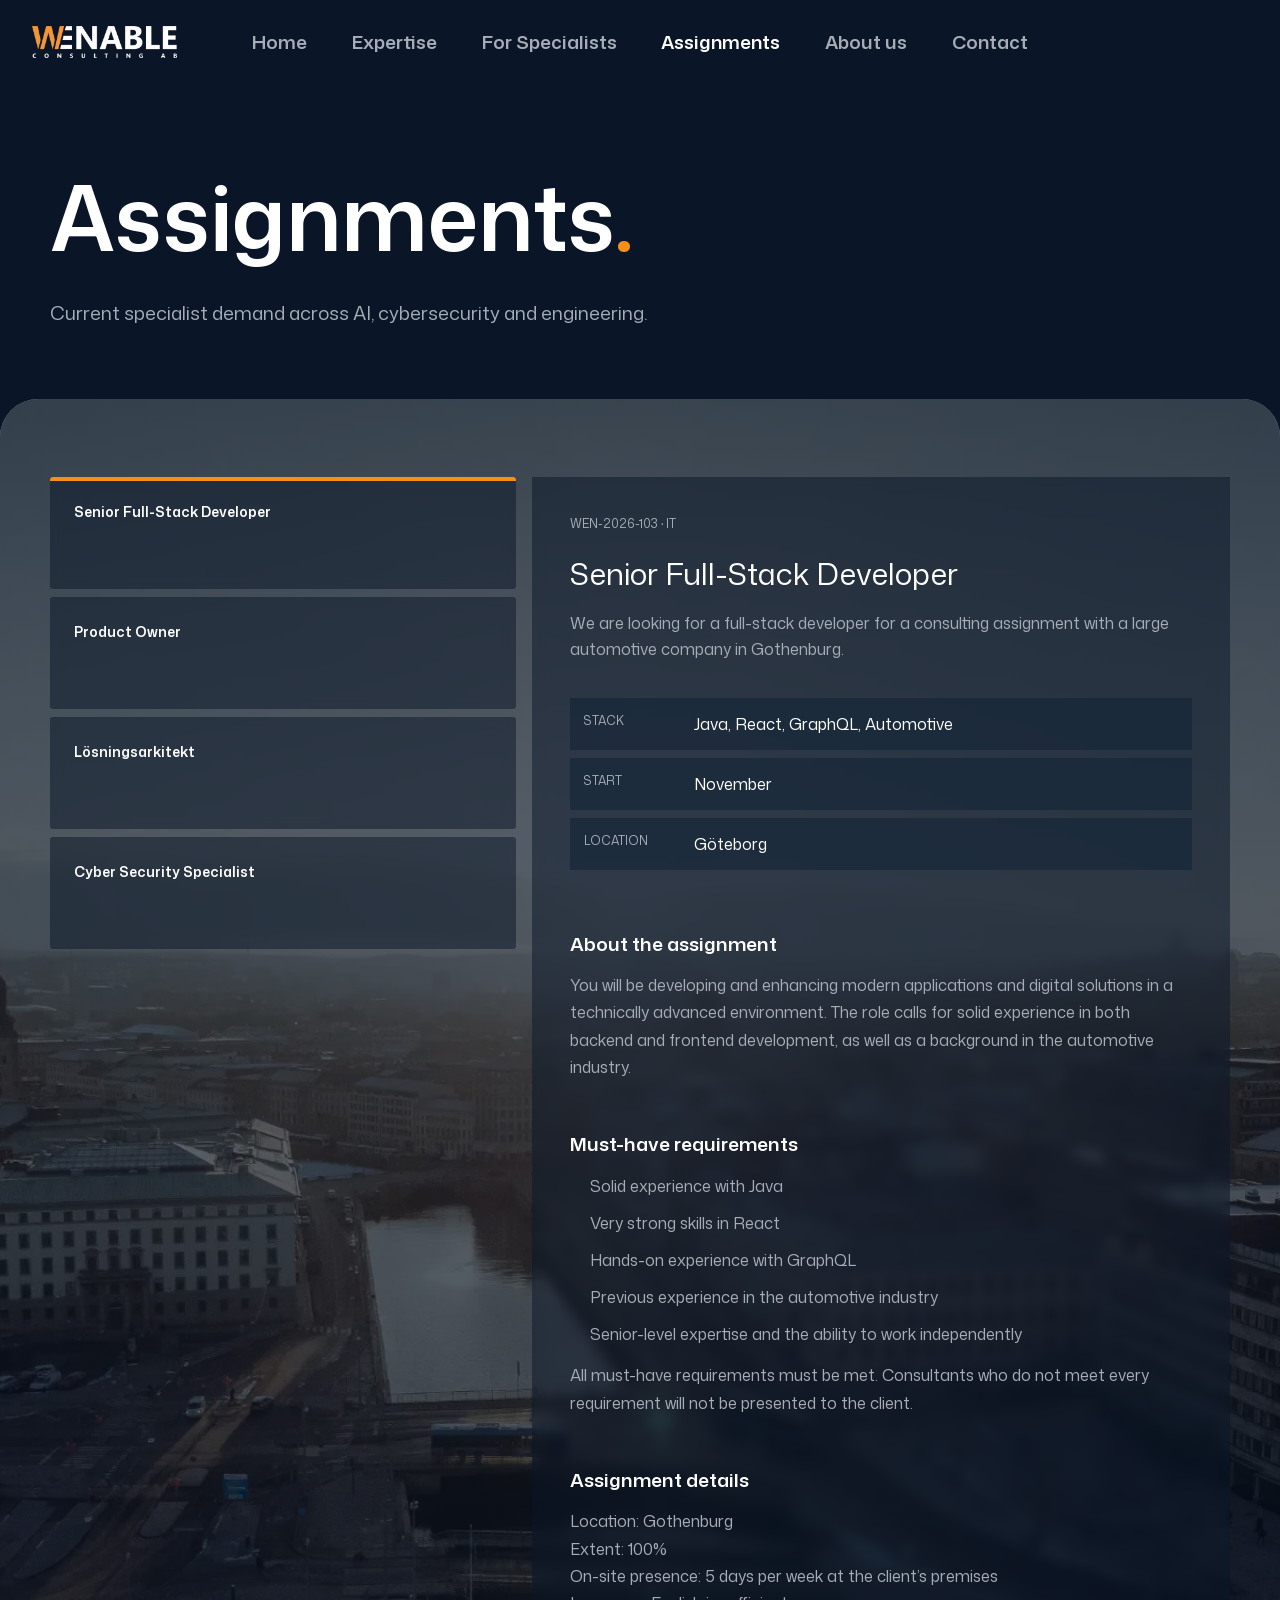
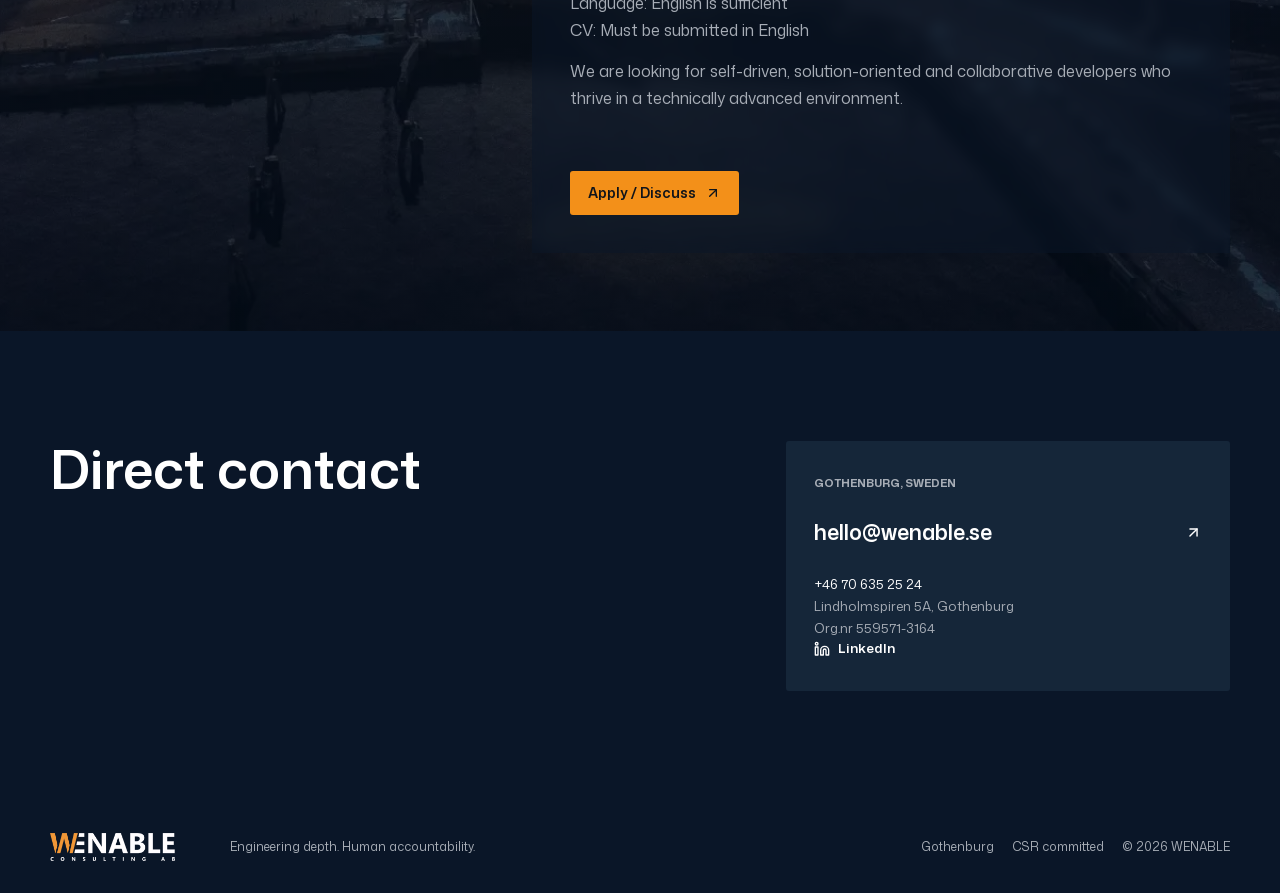
<file: assignments.html>
<!doctype html>
<html lang="en">
  <head>
    <meta charset="utf-8" />
    <meta name="viewport" content="width=device-width, initial-scale=1" />
    <meta
      http-equiv="Content-Security-Policy"
      content="default-src 'self'; script-src 'none'; style-src 'self'; img-src 'self' data:; font-src 'self'; object-src 'none'; base-uri 'self'; form-action 'self'"
    />
    <title>Assignments — WENABLE Consulting</title>
    <meta
      name="description"
      content="Explore specialist assignments in AI, cloud security and software engineering with WENABLE Consulting."
    />
    <meta name="author" content="WENABLE Consulting" />
    <link rel="canonical" href="https://wenable.se/assignments.html" />
    <meta property="og:title" content="Assignments — WENABLE Consulting" />
    <meta
      property="og:description"
      content="Current specialist briefs, including scope, stack, duration and location."
    />
    <meta property="og:type" content="website" />
    <meta property="og:url" content="https://wenable.se/assignments.html" />
    <meta property="og:image" content="https://wenable.se/assets/img/og-image.png" />
    <meta property="og:image:width" content="1200" />
    <meta property="og:image:height" content="630" />
    <meta property="og:image:alt" content="WENABLE Consulting AB logo" />
    <meta name="twitter:card" content="summary_large_image" />
    <link rel="icon" href="favicon.ico" sizes="any" />
    <link rel="icon" type="image/png" sizes="32x32" href="assets/favicon/favicon-32x32.png" />
    <link rel="icon" type="image/png" sizes="16x16" href="assets/favicon/favicon-16x16.png" />
    <link rel="apple-touch-icon" href="assets/favicon/apple-touch-icon.png" />
    <link rel="manifest" href="assets/favicon/site.webmanifest" />
    <link rel="stylesheet" href="assets/v2.css" />
  </head>
  <body>
    <header class="site-header">
      <div class="site-header-inner">
        <a href="index.html" class="brand-link" aria-label="WENABLE home">
          <img src="assets/img/wenablelogo.webp" alt="WENABLE Consulting" class="brand-logo-full" />
          <img
            src="assets/img/wenable-mark.webp"
            alt="WENABLE Consulting"
            class="brand-logo-mark"
          />
        </a>
        <nav class="desktop-nav" aria-label="Primary navigation">
          <a class="nav-link" href="index.html">Home</a>
          <a class="nav-link" href="expertise.html">Expertise</a>
          <a class="nav-link" href="for-specialists.html">For Specialists</a>
          <a class="nav-link active" href="assignments.html" aria-current="page">Assignments</a>
          <a class="nav-link" href="about.html">About us</a>
          <a class="nav-link" href="#contact">Contact</a>
        </nav>
        <button class="menu-button" type="button" popovertarget="mobile-nav" aria-label="Menu">
          <svg class="i i-open" width="24" height="24" aria-hidden="true">
            <use href="assets/icons.svg#menu" /></svg
          ><svg class="i i-close" width="24" height="24" aria-hidden="true">
            <use href="assets/icons.svg#x" />
          </svg>
        </button>
      </div>
      <nav id="mobile-nav" class="mobile-nav" popover aria-label="Mobile navigation">
        <a href="index.html">Home</a>
        <a href="expertise.html">Expertise</a>
        <a href="for-specialists.html">For Specialists</a>
        <a href="assignments.html" aria-current="page">Assignments</a>
        <a href="about.html">About us</a>
        <a href="#contact">Contact</a>
      </nav>
    </header>
    <main>
      <section class="page-intro section-shell">
        <div class="title-wrap">
          <h1>Assignments<span class="page-title-period">.</span></h1>
        </div>
        <div class="intro-copy">
          <p>Current specialist demand across AI, cybersecurity and engineering.</p>
        </div>
      </section>
      <div class="home-dark-panel assignments-lift-panel">
        <section class="assignment-band" aria-label="Open assignments">
          <div class="section-shell">
            <div class="assignment-board">
              <div class="assignment-sidebar">
                <nav class="assignment-list" aria-label="Open assignments">
                  <a class="assignment-tab" href="#WEN-2026-103">Senior Full-Stack Developer</a
                  ><a class="assignment-tab" href="#WEN-2026-092">Product Owner</a
                  ><a class="assignment-tab" href="#WEN-2026-021">Lösningsarkitekt</a
                  ><a class="assignment-tab" href="#WEN-2026-102">Cyber Security Specialist</a>
                </nav>
              </div>
              <article class="assignment-detail" id="WEN-2026-103">
                <div class="assignment-detail-content">
                  <span class="assignment-example">WEN-2026-103 · IT</span>
                  <h3>Senior Full-Stack Developer</h3>
                  <p>
                    We are looking for a full-stack developer for a consulting assignment with a
                    large automotive company in Gothenburg.
                  </p>
                  <dl>
                    <div>
                      <dt>Stack</dt>
                      <dd>Java, React, GraphQL, Automotive</dd>
                    </div>
                    <div>
                      <dt>Start</dt>
                      <dd>November</dd>
                    </div>
                    <div>
                      <dt>Location</dt>
                      <dd>Göteborg</dd>
                    </div>
                  </dl>
                  <div class="assignment-full-brief">
                    <div class="assignment-brief-section">
                      <h4>About the assignment</h4>
                      <p>
                        You will be developing and enhancing modern applications and digital
                        solutions in a technically advanced environment. The role calls for solid
                        experience in both backend and frontend development, as well as a background
                        in the automotive industry.
                      </p>
                    </div>
                    <div class="assignment-brief-section">
                      <h4>Must-have requirements</h4>
                      <ul>
                        <li>Solid experience with Java</li>
                        <li>Very strong skills in React</li>
                        <li>Hands-on experience with GraphQL</li>
                        <li>Previous experience in the automotive industry</li>
                        <li>Senior-level expertise and the ability to work independently</li>
                      </ul>
                      <p>
                        All must-have requirements must be met. Consultants who do not meet every
                        requirement will not be presented to the client.
                      </p>
                    </div>
                    <div class="assignment-brief-section">
                      <h4>Assignment details</h4>
                      <p>
                        Location: Gothenburg<br />Extent: 100%<br />On-site presence: 5 days per
                        week at the client’s premises<br />Language: English is sufficient<br />CV:
                        Must be submitted in English
                      </p>
                      <p>
                        We are looking for self-driven, solution-oriented and collaborative
                        developers who thrive in a technically advanced environment.
                      </p>
                    </div>
                  </div>
                  <div class="assignment-actions">
                    <a
                      href="mailto:management@wenable.se?subject=WEN-2026-103"
                      class="action-link primary"
                      >Apply / Discuss
                      <svg class="i" width="16" height="16" aria-hidden="true">
                        <use href="assets/icons.svg#arrow-up-right" /></svg
                    ></a>
                  </div>
                </div>
              </article>
              <article class="assignment-detail" id="WEN-2026-092">
                <div class="assignment-detail-content">
                  <span class="assignment-example">WEN-2026-092 · IT</span>
                  <h3>Product Owner</h3>
                  <p>
                    As PO for the team, you&#x27;ll set direction for the team&#x27;s roadmap,
                    prioritise the backlog, and make sure the team is solving the right reliability
                    problems – not just the loudest ones. You&#x27;ll work closely with the
                    team&#x27;s manager and with engineering, platform, and product stakeholders
                    across Sweden and abroad.
                  </p>
                  <p>
                    This is a build phase. Processes, backlog structure, and ways of working are
                    still taking shape, so you&#x27;ll have real influence over how the team
                    operates going forward.
                  </p>
                  <dl>
                    <div>
                      <dt>Stack</dt>
                      <dd>Product Owner, International Projects, ERP</dd>
                    </div>
                    <div>
                      <dt>Start</dt>
                      <dd>ASAP</dd>
                    </div>
                    <div>
                      <dt>Location</dt>
                      <dd>Göteborg</dd>
                    </div>
                  </dl>
                  <div class="assignment-full-brief">
                    <div class="assignment-brief-section">
                      <h4>You will</h4>
                      <ul>
                        <li>Own and prioritize the team&#x27;s backlog</li>
                        <li>
                          Translate reliability and incident-process needs into clear, actionable
                          backlog items
                        </li>
                        <li>Facilitate sprint planning, refinement, and reviews with the team</li>
                        <li>
                          Coordinate with engineering managers and stakeholders across our Sweden
                          and abroad teams
                        </li>
                        <li>
                          Track progress and communicate status clearly to the wider Development
                          organisation
                        </li>
                      </ul>
                    </div>
                    <div class="assignment-brief-section">
                      <h4>What are we looking for?</h4>
                      <ul>
                        <li>
                          We need someone who can operate independently, ask good questions, and
                          keep a backlog moving even while the team&#x27;s scope is still being
                          defined.
                        </li>
                        <li>
                          Experience as a Product Owner or similar role in a Scrum/agile setup
                        </li>
                        <li>
                          Working understanding of reliability engineering, monitoring, or incident
                          management
                        </li>
                        <li>
                          Comfortable prioritizing and saying no; you don&#x27;t just collect
                          requests, you make calls
                        </li>
                        <li>
                          Strong written and verbal communication in English; used to working with
                          distributed, international teams
                        </li>
                        <li>
                          Experience working with SaaS or platform products and Microsoft Azure is a
                          plus
                        </li>
                      </ul>
                    </div>
                    <div class="assignment-brief-section">
                      <h4>What we offer</h4>
                      <ul>
                        <li>
                          A real ownership role in a team that&#x27;s being built from the ground up
                          – you&#x27;ll shape it, not just join it
                        </li>
                        <li>
                          Work across an international organisation spanning Sweden, Sri Lanka, and
                          the USA
                        </li>
                        <li>
                          A SaaS company (~200 employees, ~40 engineers) with short decision paths
                          and direct access to leadership
                        </li>
                        <li>The chance to define how reliability and monitoring practices work</li>
                      </ul>
                    </div>
                  </div>
                  <div class="assignment-actions">
                    <a
                      href="mailto:management@wenable.se?subject=WEN-2026-092"
                      class="action-link primary"
                      >Apply / Discuss
                      <svg class="i" width="16" height="16" aria-hidden="true">
                        <use href="assets/icons.svg#arrow-up-right" /></svg
                    ></a>
                  </div>
                </div>
              </article>
              <article class="assignment-detail" id="WEN-2026-021" lang="sv">
                <div class="assignment-detail-content">
                  <span class="assignment-example">WEN-2026-021 · IT</span>
                  <h3>Lösningsarkitekt</h3>
                  <p>
                    Vi söker en lösningsarkitekt för vår implementation av Elastic för Observability
                    på nivå 4 vilket normalt uppnås efter 8 års erfarenhet.
                  </p>
                  <dl>
                    <div>
                      <dt>Stack</dt>
                      <dd>
                        VMware, Linux, Kubernetes, Splunk, Grafana, Openshift, Elastic, ITIL,
                        teknisk design, pipelines
                      </dd>
                    </div>
                    <div>
                      <dt>Start</dt>
                      <dd>ASAP</dd>
                    </div>
                    <div>
                      <dt>Location</dt>
                      <dd>Göteborg</dd>
                    </div>
                  </dl>
                  <div class="assignment-full-brief">
                    <div class="assignment-brief-section">
                      <h4>Konsulten ska</h4>
                      <ul>
                        <li>
                          bidra i teknisk design, implementation och deployment av en on-prem ECE
                          Elastic lösning för att implementera en observabilityförmåga inom
                          övervakningsområdet. Konsulten ska även kunna ansvara för och genomföra
                          coachning, utbildning och ledning för införandeteamet och slutanvändare av
                          plattformen ur ett tekniskt perspektiv.
                        </li>
                        <li>
                          Design av lösning på skatteverkets nya tekniska plattform för att
                          implementera en on-prem ECE Elastic lösning med fokus på
                          förvaltningsbarhet och skalning.
                        </li>
                        <li>Deployment pipelines</li>
                        <li>Automationer för förvaltningsaktiviteter</li>
                        <li>Säkerhet- och behörighetsstyrning</li>
                        <li>Delta i införandearbete av lösningen</li>
                        <li>Tekniskt införande av on-prem lösning</li>
                        <li>Coachning av team vid tekniskt införande</li>
                        <li>Kontakt med leverantör vid tekniska utmaningar och licensfrågor</li>
                        <li>Coachning och formering av teknisk förvaltning</li>
                        <li>Paketering av observability onboarding och teknisk leverans</li>
                        <li>Workshops för att optimera telemetri för produktleveranser</li>
                        <li>Utbilda förvaltningsteam för hur Elastic fungerar</li>
                      </ul>
                    </div>
                    <div class="assignment-brief-section">
                      <h4>Skills</h4>
                      <p>Konsulten ska minst ha följande kompetenser och/eller erfarenheter:</p>
                      <ul>
                        <li>
                          Minst 8 års erfarenhet inom lösningsarkitektur för observability (varav
                          minst 4 år Elastic/on-prem).
                        </li>
                        <li>
                          Arbetslivserfarenhet av teknisk design, pipelines och säkerhet i
                          Elastic-miljöer.
                        </li>
                        <li>Minst 3 års erfarenhet av agila metoder (SAFe/Scrum) och ITIL.</li>
                        <li>
                          Dokumenterad erfarenhet av minst följande verktyg: Splunk, Grafana,
                          VMware, Openshift eller Ansible.
                        </li>
                        <li>
                          Erfarenhet och kunskap om infrastruktur (VMware/Linux) och containers
                          (Kubernetes).
                        </li>
                      </ul>
                    </div>
                    <div class="assignment-brief-section">
                      <h4>Meriterande kriterium</h4>
                      <ul>
                        <li>Certifiering i Elastic</li>
                        <li>
                          Arbetslivserfarenhet av en stor myndighet med minst 10.000 medarbetare
                        </li>
                        <li>Erfarenhet av att designa och implementera en Elastic ECE lösning</li>
                        <li>Personliga egenskaper (bedöms vid intervju):</li>
                        <li>Kommunikativ och fokus på samarbetet och samverkan</li>
                        <li>
                          Driven kring förändring och utveckling av nya tjänster inom övervakning
                        </li>
                        <li>
                          Pedagogisk förmåga att kunna förklara värdeskapandet hos tekniska förmågor
                          för icke-insatta
                        </li>
                      </ul>
                    </div>
                  </div>
                  <div class="assignment-actions">
                    <a
                      href="mailto:management@wenable.se?subject=WEN-2026-021"
                      class="action-link primary"
                      >Apply / Discuss
                      <svg class="i" width="16" height="16" aria-hidden="true">
                        <use href="assets/icons.svg#arrow-up-right" /></svg
                    ></a>
                  </div>
                </div>
              </article>
              <article class="assignment-detail" id="WEN-2026-102">
                <div class="assignment-detail-content">
                  <span class="assignment-example">WEN-2026-102 · CyberSecurity</span>
                  <h3>Cyber Security Specialist</h3>
                  <p>
                    Cybersecurity Specialist focused on in-vehicle cybersecurity across the full
                    development cycle, working closely with cross-functional teams and IT.
                  </p>
                  <dl>
                    <div>
                      <dt>Start</dt>
                      <dd>ASAP</dd>
                    </div>
                    <div>
                      <dt>Location</dt>
                      <dd>Göteborg</dd>
                    </div>
                  </dl>
                  <div class="assignment-full-brief">
                    <div class="assignment-brief-section">
                      <h4>Key tasks</h4>
                      <ul>
                        <li>develop cybersecurity case</li>
                        <li>drive V&amp;V and technical reviews</li>
                        <li>perform TARA and design reviews</li>
                        <li>collaborate with suppliers</li>
                        <li>raise cybersecurity awareness internally</li>
                      </ul>
                    </div>
                    <div class="assignment-brief-section">
                      <h4>Requirements</h4>
                      <ul>
                        <li>In-vehicle automotive cybersecurity experience (mandatory)</li>
                        <li>Knowledge of secure comms/diagnostics/boot/logging/code signing/HSM</li>
                        <li>TARA experience</li>
                        <li>ISO/SAE 21434 &amp; UNECE R155</li>
                        <li>Degree in Electrical/Computer Engineering/IT.</li>
                      </ul>
                    </div>
                    <div class="assignment-brief-section">
                      <h4>Meritorious</h4>
                      <ul>
                        <li>AUTOSAR</li>
                      </ul>
                    </div>
                    <div class="assignment-brief-section">
                      <h4>Personal attributes</h4>
                      <ul>
                        <li>positive attitude</li>
                        <li>pragmatic and driven</li>
                        <li>comfortable with ambiguity</li>
                        <li>cultural awareness (Asian–European)</li>
                      </ul>
                    </div>
                  </div>
                  <div class="assignment-actions">
                    <a
                      href="mailto:management@wenable.se?subject=WEN-2026-102"
                      class="action-link primary"
                      >Apply / Discuss
                      <svg class="i" width="16" height="16" aria-hidden="true">
                        <use href="assets/icons.svg#arrow-up-right" /></svg
                    ></a>
                  </div>
                </div>
              </article>
            </div>
          </div>
        </section>
      </div>
    </main>
    <section id="contact" class="contact-section">
      <div class="section-shell contact-grid">
        <div><h2>Direct contact</h2></div>
        <div class="contact-card">
          <span>Gothenburg, Sweden</span>
          <a href="mailto:hello@wenable.se"
            >hello@wenable.se
            <svg class="i" width="17" height="17" aria-hidden="true">
              <use href="assets/icons.svg#arrow-up-right" /></svg
          ></a>
          <p class="contact-meta">
            <a href="tel:+46706352524">+46 70 635 25 24</a><br />Lindholmspiren 5A, Gothenburg<br />Org.nr
            559571-3164
          </p>
          <a
            class="linkedin-link"
            href="https://www.linkedin.com/company/wenable-consulting-ab/"
            target="_blank"
            rel="noreferrer"
            ><svg class="i" width="16" height="16" aria-hidden="true">
              <use href="assets/icons.svg#linkedin" />
            </svg>
            LinkedIn</a
          >
        </div>
      </div>
    </section>
    <footer class="site-footer">
      <div class="section-shell footer-inner">
        <img src="assets/img/wenablelogo.webp" alt="WENABLE Consulting" />
        <p>Engineering depth. Human accountability.</p>
        <div><span>Gothenburg</span><span>CSR committed</span><span>© 2026 WENABLE</span></div>
      </div>
    </footer>
  </body>
</html>
</file>
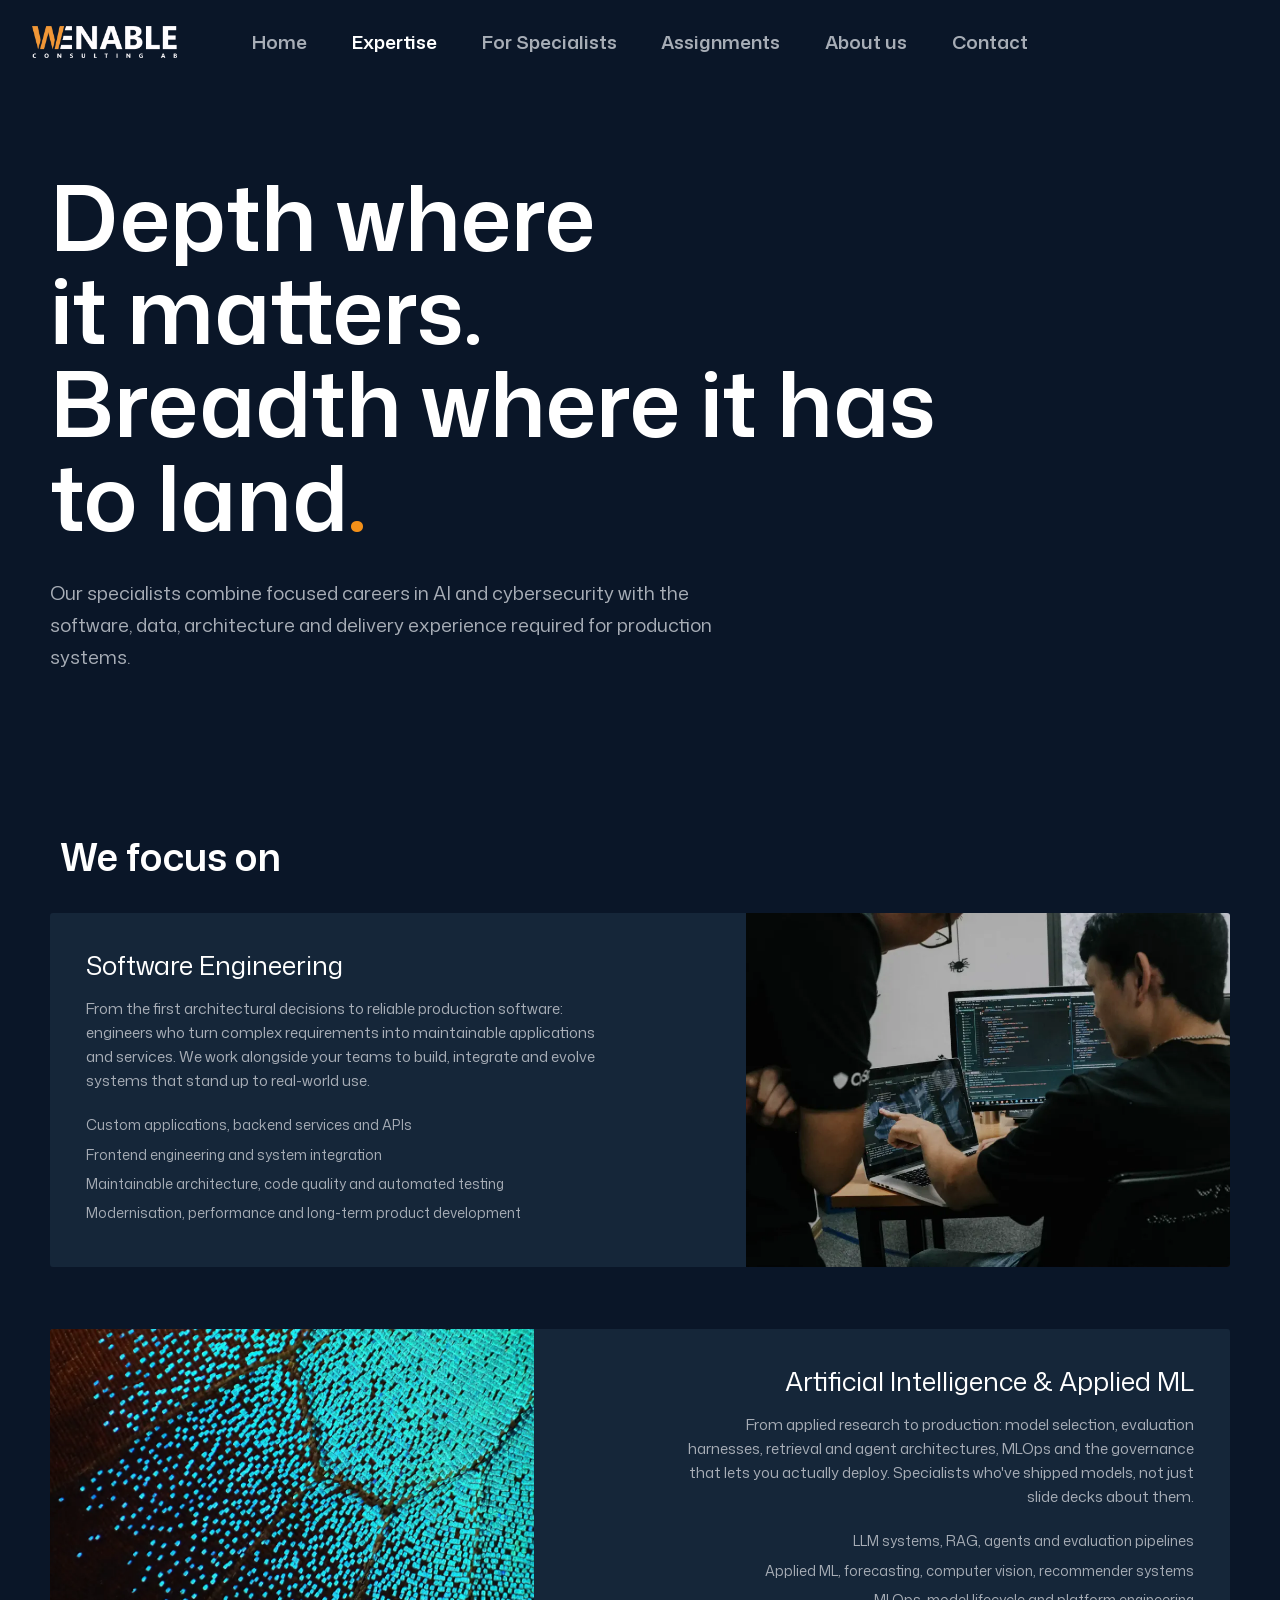
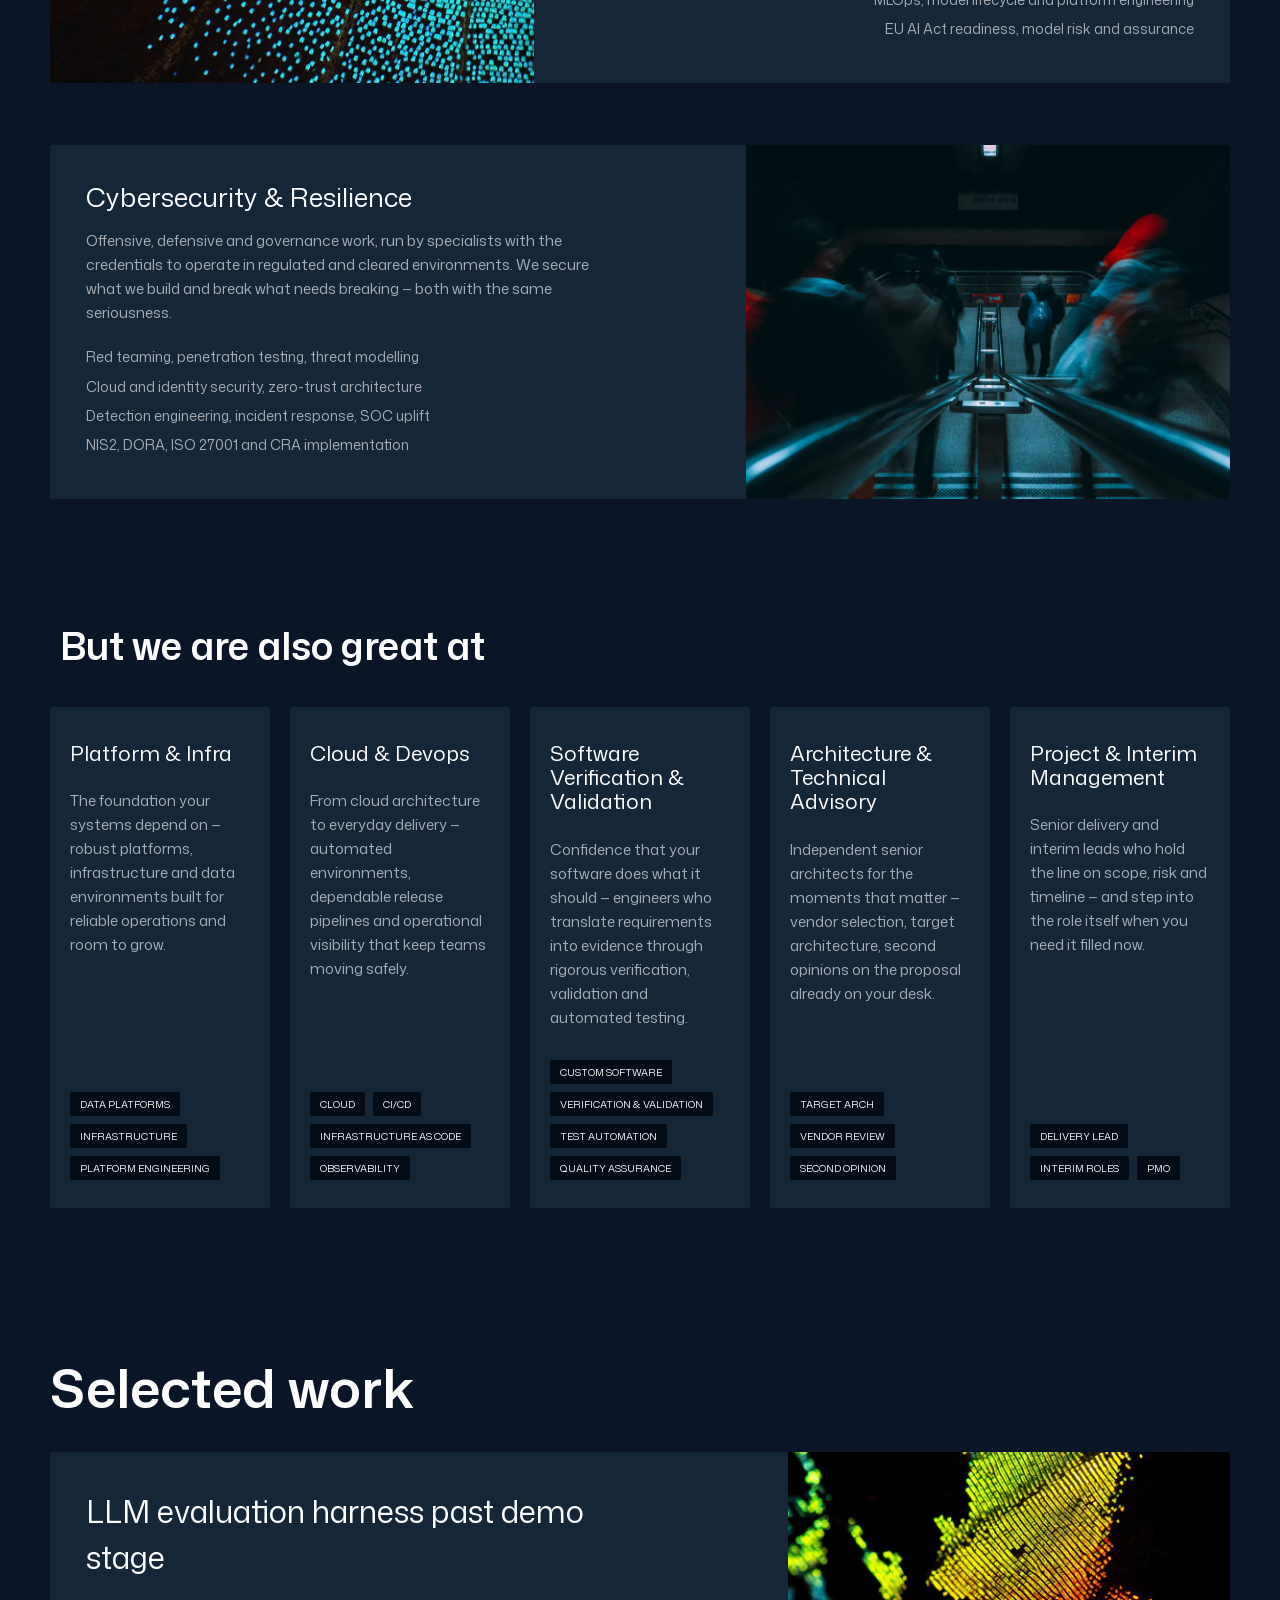
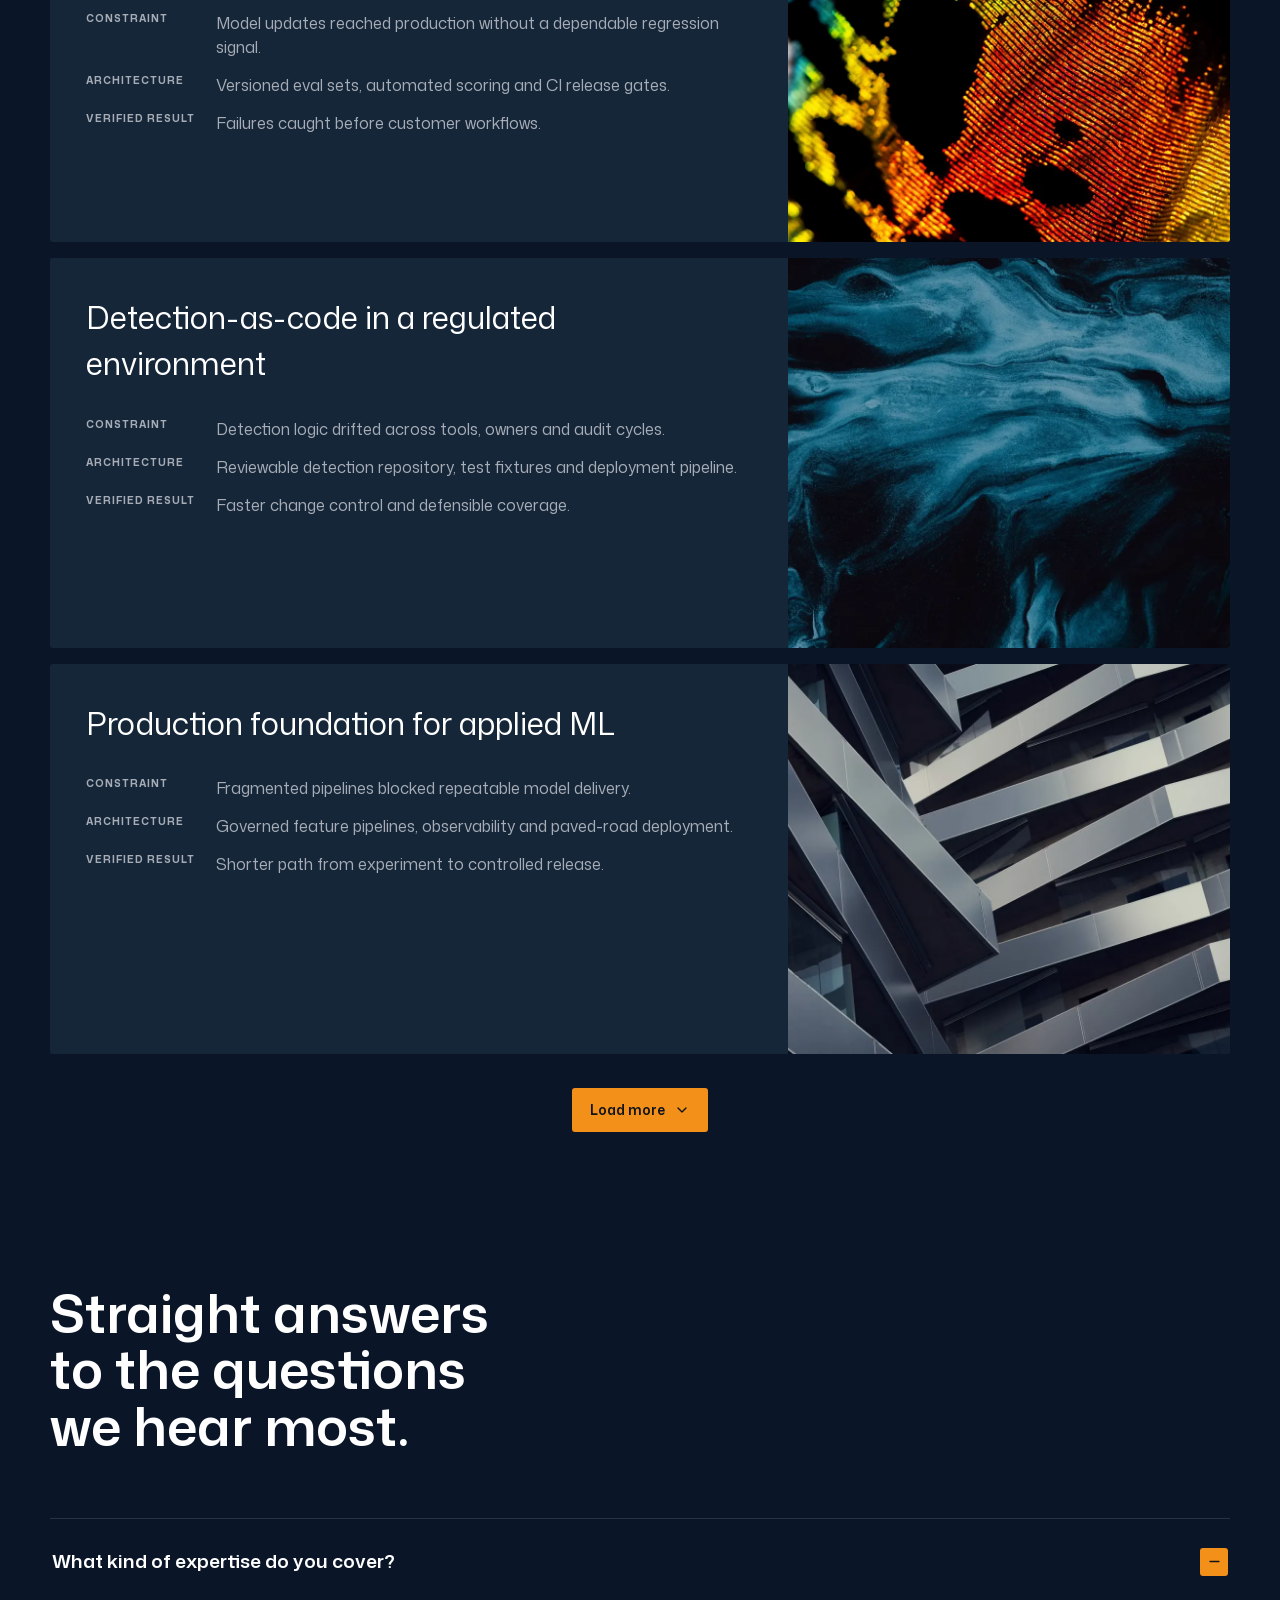
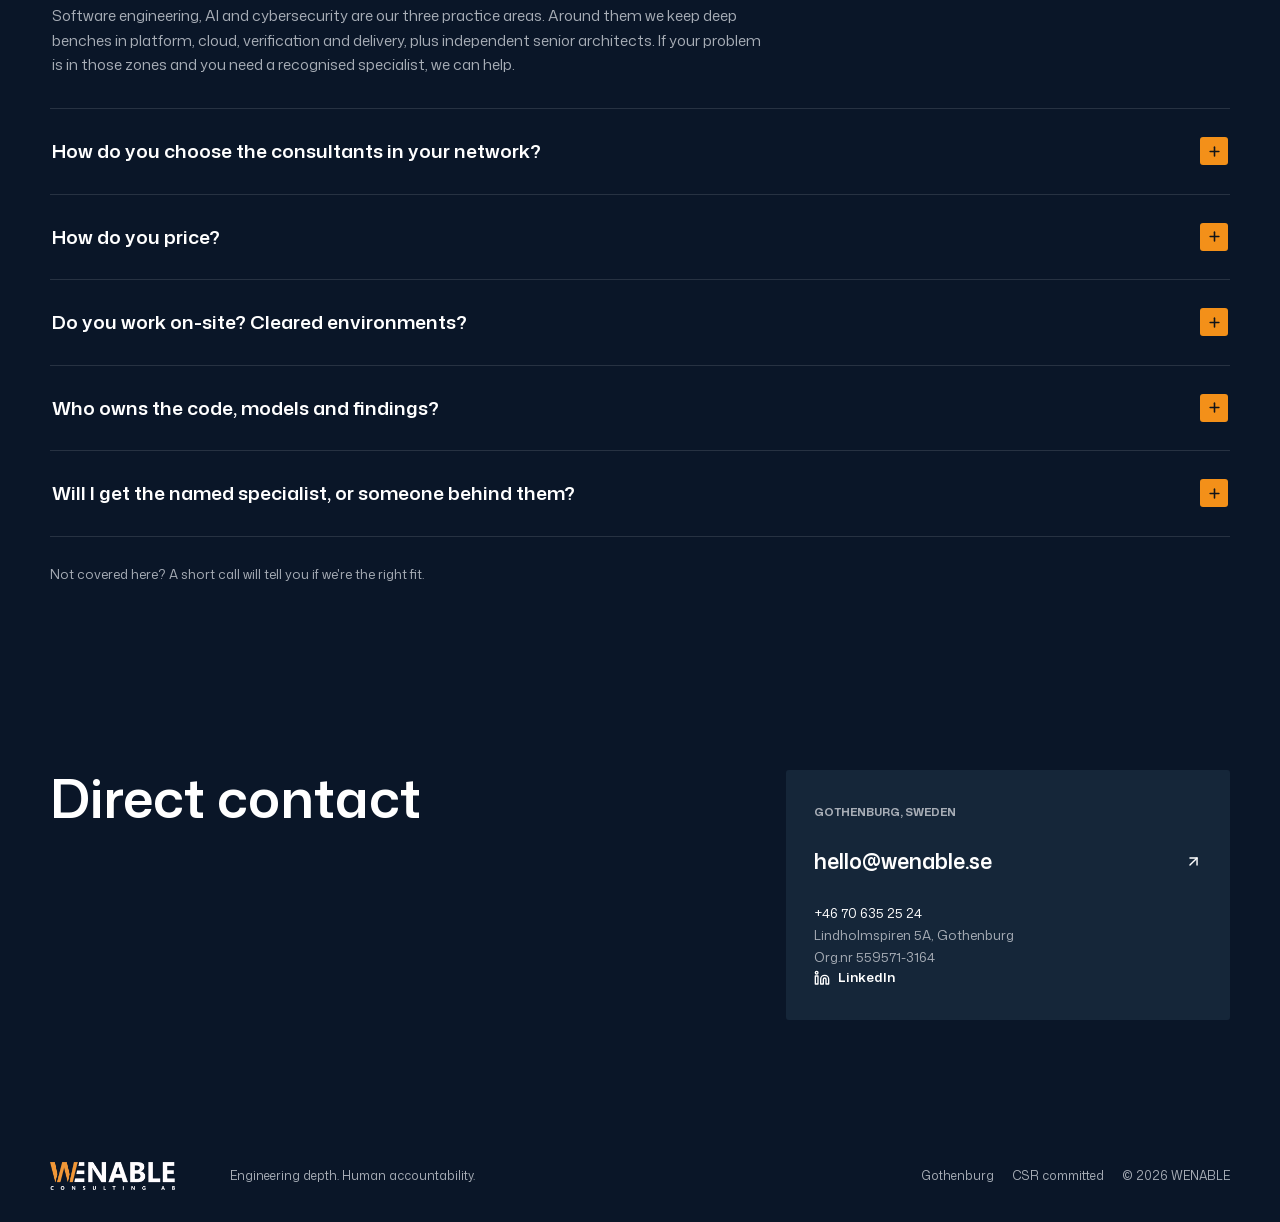
<file: expertise.html>
<!doctype html>
<html lang="en">
  <head>
    <meta charset="utf-8" />
    <meta name="viewport" content="width=device-width, initial-scale=1" />
    <meta
      http-equiv="Content-Security-Policy"
      content="default-src 'self'; script-src 'none'; style-src 'self'; img-src 'self' data:; font-src 'self'; object-src 'none'; base-uri 'self'; form-action 'self'"
    />
    <title>Expertise — WENABLE Consulting</title>
    <meta
      name="description"
      content="Deep expertise in applied AI, cybersecurity, software, platforms, architecture and technical delivery."
    />
    <meta name="author" content="WENABLE Consulting" />
    <link rel="canonical" href="https://wenable.se/expertise.html" />
    <meta property="og:title" content="Engineering expertise — WENABLE Consulting" />
    <meta
      property="og:description"
      content="Applied AI and cybersecurity built on senior software engineering."
    />
    <meta property="og:type" content="website" />
    <meta property="og:url" content="https://wenable.se/expertise.html" />
    <meta property="og:image" content="https://wenable.se/assets/img/og-image.png" />
    <meta property="og:image:width" content="1200" />
    <meta property="og:image:height" content="630" />
    <meta property="og:image:alt" content="WENABLE Consulting AB logo" />
    <meta name="twitter:card" content="summary_large_image" />
    <link rel="icon" href="favicon.ico" sizes="any" />
    <link rel="icon" type="image/png" sizes="32x32" href="assets/favicon/favicon-32x32.png" />
    <link rel="icon" type="image/png" sizes="16x16" href="assets/favicon/favicon-16x16.png" />
    <link rel="apple-touch-icon" href="assets/favicon/apple-touch-icon.png" />
    <link rel="manifest" href="assets/favicon/site.webmanifest" />
    <link rel="stylesheet" href="assets/v2.css" />
  </head>
  <body>
    <header class="site-header">
      <div class="site-header-inner">
        <a href="index.html" class="brand-link" aria-label="WENABLE home">
          <img src="assets/img/wenablelogo.webp" alt="WENABLE Consulting" class="brand-logo-full" />
          <img
            src="assets/img/wenable-mark.webp"
            alt="WENABLE Consulting"
            class="brand-logo-mark"
          />
        </a>
        <nav class="desktop-nav" aria-label="Primary navigation">
          <a class="nav-link" href="index.html">Home</a>
          <a class="nav-link active" href="expertise.html" aria-current="page">Expertise</a>
          <a class="nav-link" href="for-specialists.html">For Specialists</a>
          <a class="nav-link" href="assignments.html">Assignments</a>
          <a class="nav-link" href="about.html">About us</a>
          <a class="nav-link" href="#contact">Contact</a>
        </nav>
        <button class="menu-button" type="button" popovertarget="mobile-nav" aria-label="Menu">
          <svg class="i i-open" width="24" height="24" aria-hidden="true">
            <use href="assets/icons.svg#menu" /></svg
          ><svg class="i i-close" width="24" height="24" aria-hidden="true">
            <use href="assets/icons.svg#x" />
          </svg>
        </button>
      </div>
      <nav id="mobile-nav" class="mobile-nav" popover aria-label="Mobile navigation">
        <a href="index.html">Home</a>
        <a href="expertise.html" aria-current="page">Expertise</a>
        <a href="for-specialists.html">For Specialists</a>
        <a href="assignments.html">Assignments</a>
        <a href="about.html">About us</a>
        <a href="#contact">Contact</a>
      </nav>
    </header>
    <main>
      <section class="page-intro">
        <div class="section-shell">
          <h1>
            Depth where it matters.<br />Breadth where it has to land<span class="page-title-period"
              >.</span
            >
          </h1>
          <p class="intro-copy">
            Our specialists combine focused careers in AI and cybersecurity with the software, data,
            architecture and delivery experience required for production systems.
          </p>
        </div>
      </section>
      <section class="section-shell content-section expertise-matrix">
        <div class="section-heading">
          <div class="title-wrap"><h2>We focus on</h2></div>
        </div>
        <div class="practice-grid">
          <article class="practice-card practice-card-1">
            <div class="practice-title">
              <h3>Software Engineering</h3>
              <p>
                From the first architectural decisions to reliable production software: engineers
                who turn complex requirements into maintainable applications and services. We work
                alongside your teams to build, integrate and evolve systems that stand up to
                real-world use.
              </p>
              <ul>
                <li>Custom applications, backend services and APIs</li>
                <li>Frontend engineering and system integration</li>
                <li>Maintainable architecture, code quality and automated testing</li>
                <li>Modernisation, performance and long-term product development</li>
              </ul>
            </div>
            <img
              src="assets/img/expertise-software-engineering.webp"
              alt="Software engineers collaborating on code at a laptop and desktop monitor"
            />
          </article>
          <article class="practice-card practice-card-2">
            <div class="practice-title">
              <h3>Artificial Intelligence &amp; Applied ML</h3>
              <p>
                From applied research to production: model selection, evaluation harnesses,
                retrieval and agent architectures, MLOps and the governance that lets you actually
                deploy. Specialists who've shipped models, not just slide decks about them.
              </p>
              <ul>
                <li>LLM systems, RAG, agents and evaluation pipelines</li>
                <li>Applied ML, forecasting, computer vision, recommender systems</li>
                <li>MLOps, model lifecycle and platform engineering</li>
                <li>EU AI Act readiness, model risk and assurance</li>
              </ul>
            </div>
            <img
              src="assets/img/expertise-ai.webp"
              alt="Abstract illuminated data structure representing artificial intelligence"
            />
          </article>
          <article class="practice-card practice-card-3">
            <div class="practice-title">
              <h3>Cybersecurity &amp; Resilience</h3>
              <p>
                Offensive, defensive and governance work, run by specialists with the credentials to
                operate in regulated and cleared environments. We secure what we build and break
                what needs breaking — both with the same seriousness.
              </p>
              <ul>
                <li>Red teaming, penetration testing, threat modelling</li>
                <li>Cloud and identity security, zero-trust architecture</li>
                <li>Detection engineering, incident response, SOC uplift</li>
                <li>NIS2, DORA, ISO 27001 and CRA implementation</li>
              </ul>
            </div>
            <img
              src="assets/img/expertise-cybersecurity.webp"
              alt="People moving through an underground station, representing cybersecurity in motion"
            />
          </article>
        </div>
        <h2 class="adjacent-heading">But we are also great at</h2>
        <div class="adjacent-grid">
          <article>
            <h3>Platform &amp; Infra</h3>
            <p>
              The foundation your systems depend on — robust platforms, infrastructure and data
              environments built for reliable operations and room to grow.
            </p>
            <ul>
              <li>Data platforms</li>
              <li>Infrastructure</li>
              <li>Platform engineering</li>
            </ul>
          </article>
          <article>
            <h3>Cloud &amp; Devops</h3>
            <p>
              From cloud architecture to everyday delivery — automated environments, dependable
              release pipelines and operational visibility that keep teams moving safely.
            </p>
            <ul>
              <li>Cloud</li>
              <li>CI/CD</li>
              <li>Infrastructure as code</li>
              <li>Observability</li>
            </ul>
          </article>
          <article>
            <h3>Software Verification &amp; Validation</h3>
            <p>
              Confidence that your software does what it should — engineers who translate
              requirements into evidence through rigorous verification, validation and automated
              testing.
            </p>
            <ul>
              <li>Custom software</li>
              <li>Verification &amp; validation</li>
              <li>Test automation</li>
              <li>Quality assurance</li>
            </ul>
          </article>
          <article>
            <h3>Architecture &amp; Technical Advisory</h3>
            <p>
              Independent senior architects for the moments that matter — vendor selection, target
              architecture, second opinions on the proposal already on your desk.
            </p>
            <ul>
              <li>Target arch</li>
              <li>Vendor review</li>
              <li>Second opinion</li>
            </ul>
          </article>
          <article>
            <h3>Project &amp; Interim Management</h3>
            <p>
              Senior delivery and interim leads who hold the line on scope, risk and timeline — and
              step into the role itself when you need it filled now.
            </p>
            <ul>
              <li>Delivery lead</li>
              <li>Interim roles</li>
              <li>PMO</li>
            </ul>
          </article>
        </div>
      </section>
      <section id="selected-work" class="section-shell content-section selected-work-section">
        <div class="section-heading">
          <div class="title-wrap"><h2>Selected work</h2></div>
        </div>
        <div class="work-list">
          <article class="work-card">
            <div class="work-copy">
              <h3>LLM evaluation harness past demo stage</h3>
              <dl>
                <div>
                  <dt>Constraint</dt>
                  <dd>Model updates reached production without a dependable regression signal.</dd>
                </div>
                <div>
                  <dt>Architecture</dt>
                  <dd>Versioned eval sets, automated scoring and CI release gates.</dd>
                </div>
                <div>
                  <dt>Verified result</dt>
                  <dd>Failures caught before customer workflows.</dd>
                </div>
              </dl>
            </div>
            <img
              class="work-image"
              src="assets/img/selected-work-ai-evaluation.webp"
              alt="Detailed illuminated fingerprint pattern in green, yellow and orange"
              loading="lazy"
            />
          </article>
          <article class="work-card">
            <div class="work-copy">
              <h3>Detection-as-code in a regulated environment</h3>
              <dl>
                <div>
                  <dt>Constraint</dt>
                  <dd>Detection logic drifted across tools, owners and audit cycles.</dd>
                </div>
                <div>
                  <dt>Architecture</dt>
                  <dd>Reviewable detection repository, test fixtures and deployment pipeline.</dd>
                </div>
                <div>
                  <dt>Verified result</dt>
                  <dd>Faster change control and defensible coverage.</dd>
                </div>
              </dl>
            </div>
            <img
              class="work-image"
              src="assets/img/selected-work-detection-code.webp"
              alt="Flowing blue and black abstract surface"
              loading="lazy"
            />
          </article>
          <article class="work-card">
            <div class="work-copy">
              <h3>Production foundation for applied ML</h3>
              <dl>
                <div>
                  <dt>Constraint</dt>
                  <dd>Fragmented pipelines blocked repeatable model delivery.</dd>
                </div>
                <div>
                  <dt>Architecture</dt>
                  <dd>Governed feature pipelines, observability and paved-road deployment.</dd>
                </div>
                <div>
                  <dt>Verified result</dt>
                  <dd>Shorter path from experiment to controlled release.</dd>
                </div>
              </dl>
            </div>
            <img
              class="work-image"
              src="assets/img/selected-work-ml-platform.webp"
              alt="Angular steel architecture viewed from below"
              loading="lazy"
            />
          </article>
        </div>
        <details class="work-more">
          <summary class="work-actions">
            <span class="action-link primary"
              >Load more
              <svg class="i" width="16" height="16" aria-hidden="true">
                <use href="assets/icons.svg#chevron-down" /></svg
            ></span>
          </summary>
          <div class="work-list work-more-list">
            <article class="work-card work-card-new">
              <div class="work-copy">
                <h3>Cloud platform modernization at scale</h3>
                <dl>
                  <div>
                    <dt>Constraint</dt>
                    <dd>
                      Legacy services and inconsistent environments slowed secure delivery across
                      teams.
                    </dd>
                  </div>
                  <div>
                    <dt>Architecture</dt>
                    <dd>
                      A modular cloud platform with automated controls, reusable deployment paths
                      and clear ownership.
                    </dd>
                  </div>
                  <div>
                    <dt>Verified result</dt>
                    <dd>
                      Safer releases, lower operational friction and a platform teams could extend.
                    </dd>
                  </div>
                </dl>
              </div>
              <img
                class="work-image"
                src="assets/img/selected-work-cloud-modernization.webp"
                alt="Modern geometric building facade against a clear blue sky"
                loading="lazy"
              />
            </article>
          </div>
        </details>
      </section>
      <section
        id="faq"
        class="section-shell content-section faq-section"
        aria-label="Frequently asked questions"
      >
        <div class="faq-head"><h2>Straight answers to the questions we hear most.</h2></div>
        <div class="faq-list">
          <details class="faq-item" open>
            <summary class="faq-question">
              <span>What kind of expertise do you cover?</span
              ><span class="faq-toggle" aria-hidden="true"
                ><svg class="i i-plus" width="15" height="15" aria-hidden="true">
                  <use href="assets/icons.svg#plus" /></svg
                ><svg class="i i-minus" width="15" height="15" aria-hidden="true">
                  <use href="assets/icons.svg#minus" /></svg
              ></span>
            </summary>
            <div class="faq-answer">
              <div class="faq-answer-inner">
                <p>
                  Software engineering, AI and cybersecurity are our three practice areas. Around
                  them we keep deep benches in platform, cloud, verification and delivery, plus
                  independent senior architects. If your problem is in those zones and you need a
                  recognised specialist, we can help.
                </p>
              </div>
            </div>
          </details>
          <details class="faq-item">
            <summary class="faq-question">
              <span>How do you choose the consultants in your network?</span
              ><span class="faq-toggle" aria-hidden="true"
                ><svg class="i i-plus" width="15" height="15" aria-hidden="true">
                  <use href="assets/icons.svg#plus" /></svg
                ><svg class="i i-minus" width="15" height="15" aria-hidden="true">
                  <use href="assets/icons.svg#minus" /></svg
              ></span>
            </summary>
            <div class="faq-answer">
              <div class="faq-answer-inner">
                <p>
                  A partner intro call, two technical references we actually call, and proof of
                  shipped specialist work — papers, talks, CVEs, production systems they led. We
                  stay small on purpose: the bar is what makes the network valuable to clients.
                </p>
              </div>
            </div>
          </details>
          <details class="faq-item">
            <summary class="faq-question">
              <span>How do you price?</span
              ><span class="faq-toggle" aria-hidden="true"
                ><svg class="i i-plus" width="15" height="15" aria-hidden="true">
                  <use href="assets/icons.svg#plus" /></svg
                ><svg class="i i-minus" width="15" height="15" aria-hidden="true">
                  <use href="assets/icons.svg#minus" /></svg
              ></span>
            </summary>
            <div class="faq-answer">
              <div class="faq-answer-inner">
                <p>
                  Specialist time-and-materials with a clear scope and ceiling is our default. Fixed
                  price for well-defined deliverables. Either way, you see the consultant's rate,
                  our margin, and what the work actually costs. No tier games.
                </p>
              </div>
            </div>
          </details>
          <details class="faq-item">
            <summary class="faq-question">
              <span>Do you work on-site? Cleared environments?</span
              ><span class="faq-toggle" aria-hidden="true"
                ><svg class="i i-plus" width="15" height="15" aria-hidden="true">
                  <use href="assets/icons.svg#plus" /></svg
                ><svg class="i i-minus" width="15" height="15" aria-hidden="true">
                  <use href="assets/icons.svg#minus" /></svg
              ></span>
            </summary>
            <div class="faq-answer">
              <div class="faq-answer-inner">
                <p>
                  Yes — we expect to be on-site for at least part of every engagement. A meaningful
                  share of our cybersecurity and AI work is in regulated, sensitive or cleared
                  environments; background checks, NDAs and signed access agreements are routine.
                </p>
              </div>
            </div>
          </details>
          <details class="faq-item">
            <summary class="faq-question">
              <span>Who owns the code, models and findings?</span
              ><span class="faq-toggle" aria-hidden="true"
                ><svg class="i i-plus" width="15" height="15" aria-hidden="true">
                  <use href="assets/icons.svg#plus" /></svg
                ><svg class="i i-minus" width="15" height="15" aria-hidden="true">
                  <use href="assets/icons.svg#minus" /></svg
              ></span>
            </summary>
            <div class="faq-answer">
              <div class="faq-answer-inner">
                <p>
                  You do, always. Source, infra-as-code, model artefacts, evaluation suites,
                  security findings and reports — delivered into your repos and your accounts as
                  part of the engagement, not at the end.
                </p>
              </div>
            </div>
          </details>
          <details class="faq-item">
            <summary class="faq-question">
              <span>Will I get the named specialist, or someone behind them?</span
              ><span class="faq-toggle" aria-hidden="true"
                ><svg class="i i-plus" width="15" height="15" aria-hidden="true">
                  <use href="assets/icons.svg#plus" /></svg
                ><svg class="i i-minus" width="15" height="15" aria-hidden="true">
                  <use href="assets/icons.svg#minus" /></svg
              ></span>
            </summary>
            <div class="faq-answer">
              <div class="faq-answer-inner">
                <p>
                  The named one. Profiles are real; we don't run a pyramid. If the consultant you
                  met in the pitch can't continue for any reason, we tell you immediately and you
                  choose the replacement — not us.
                </p>
              </div>
            </div>
          </details>
        </div>
        <p class="faq-note">Not covered here? A short call will tell you if we're the right fit.</p>
      </section>
    </main>
    <section id="contact" class="contact-section">
      <div class="section-shell contact-grid">
        <div><h2>Direct contact</h2></div>
        <div class="contact-card">
          <span>Gothenburg, Sweden</span>
          <a href="mailto:hello@wenable.se"
            >hello@wenable.se
            <svg class="i" width="17" height="17" aria-hidden="true">
              <use href="assets/icons.svg#arrow-up-right" /></svg
          ></a>
          <p class="contact-meta">
            <a href="tel:+46706352524">+46 70 635 25 24</a><br />Lindholmspiren 5A, Gothenburg<br />Org.nr
            559571-3164
          </p>
          <a
            class="linkedin-link"
            href="https://www.linkedin.com/company/wenable-consulting-ab/"
            target="_blank"
            rel="noreferrer"
            ><svg class="i" width="16" height="16" aria-hidden="true">
              <use href="assets/icons.svg#linkedin" />
            </svg>
            LinkedIn</a
          >
        </div>
      </div>
    </section>
    <footer class="site-footer">
      <div class="section-shell footer-inner">
        <img src="assets/img/wenablelogo.webp" alt="WENABLE Consulting" />
        <p>Engineering depth. Human accountability.</p>
        <div><span>Gothenburg</span><span>CSR committed</span><span>© 2026 WENABLE</span></div>
      </div>
    </footer>
  </body>
</html>
</file>
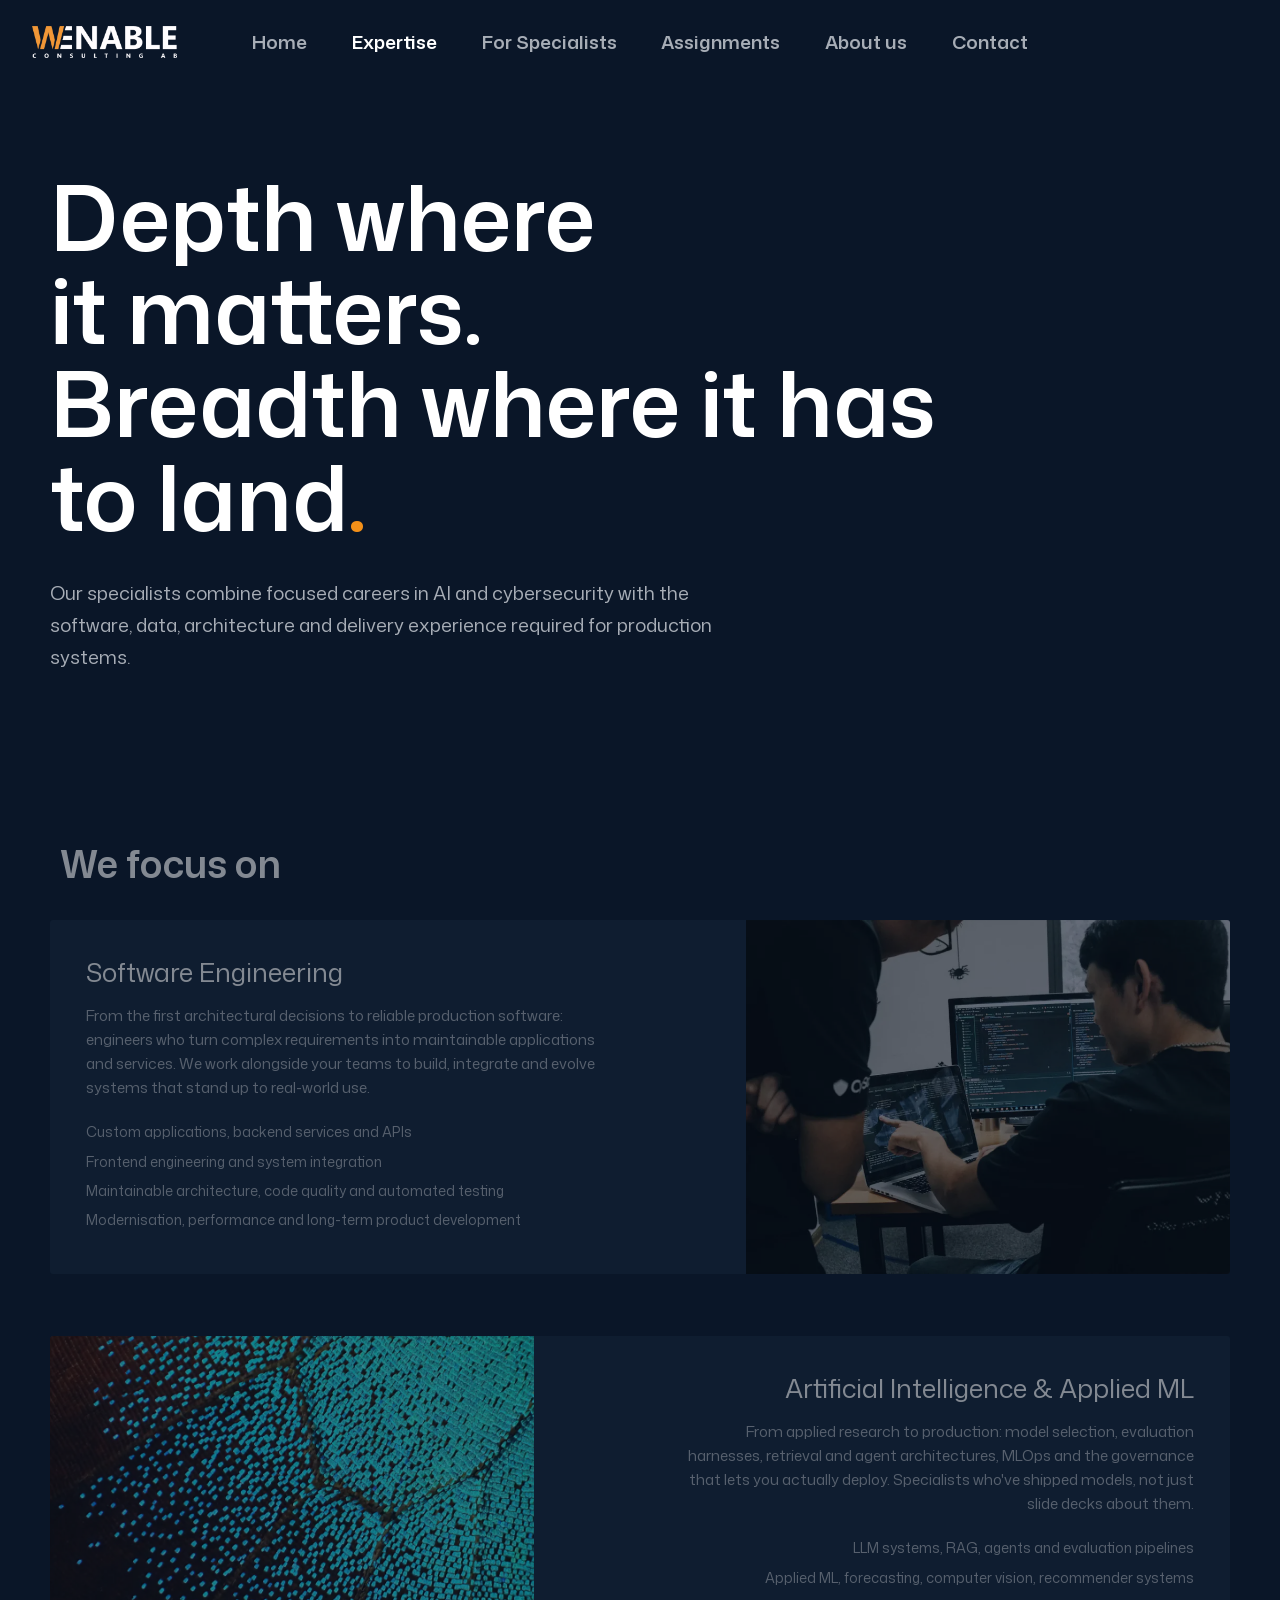
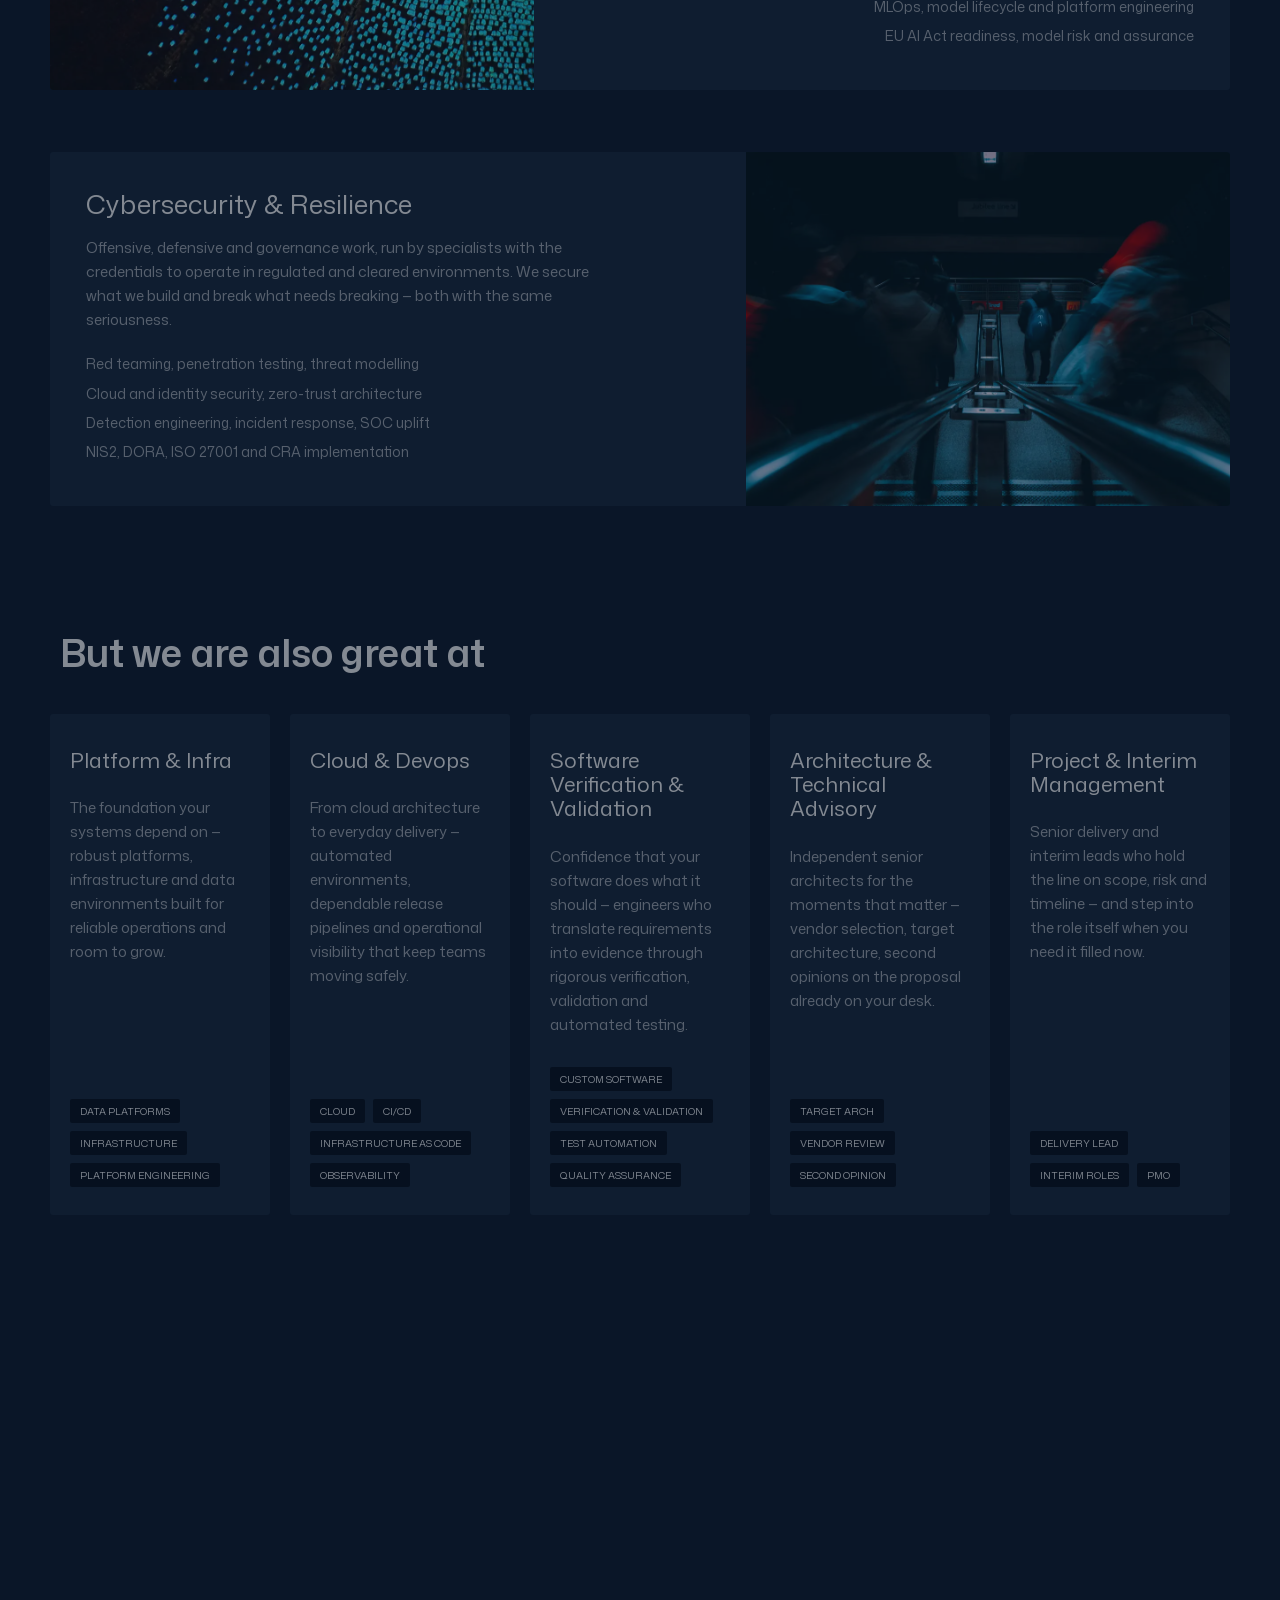
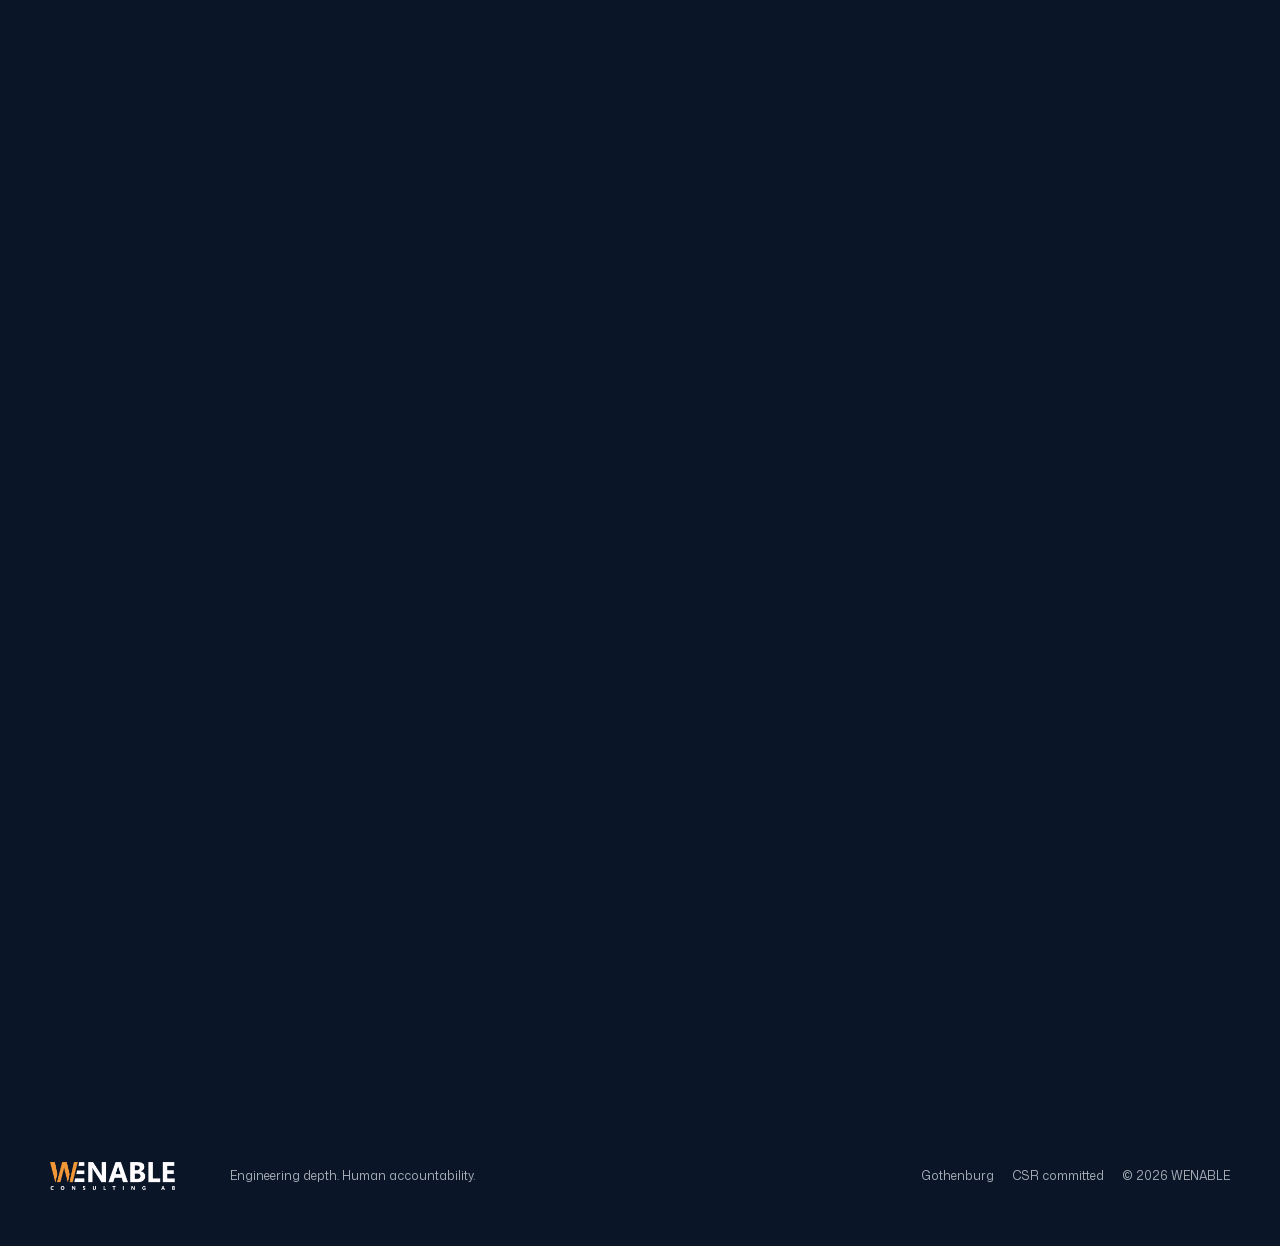
<file: For Clients.html>
<!doctype html>
<html lang="en">
  <head>
    <meta charset="utf-8" />
    <meta
      http-equiv="Content-Security-Policy"
      content="default-src 'self'; script-src 'none'; style-src 'self'; img-src 'self' data:; font-src 'self'; object-src 'none'; base-uri 'self'; form-action 'self'"
    />
    <title>Moved — WENABLE Consulting</title>
    <meta name="robots" content="noindex" />
    <link rel="canonical" href="https://wenable.se/expertise.html" />
    <meta http-equiv="refresh" content="0; url=expertise.html" />
  </head>
  <body>
    <p>This page has moved to <a href="expertise.html">https://wenable.se/expertise.html</a>.</p>
  </body>
</html>
</file>
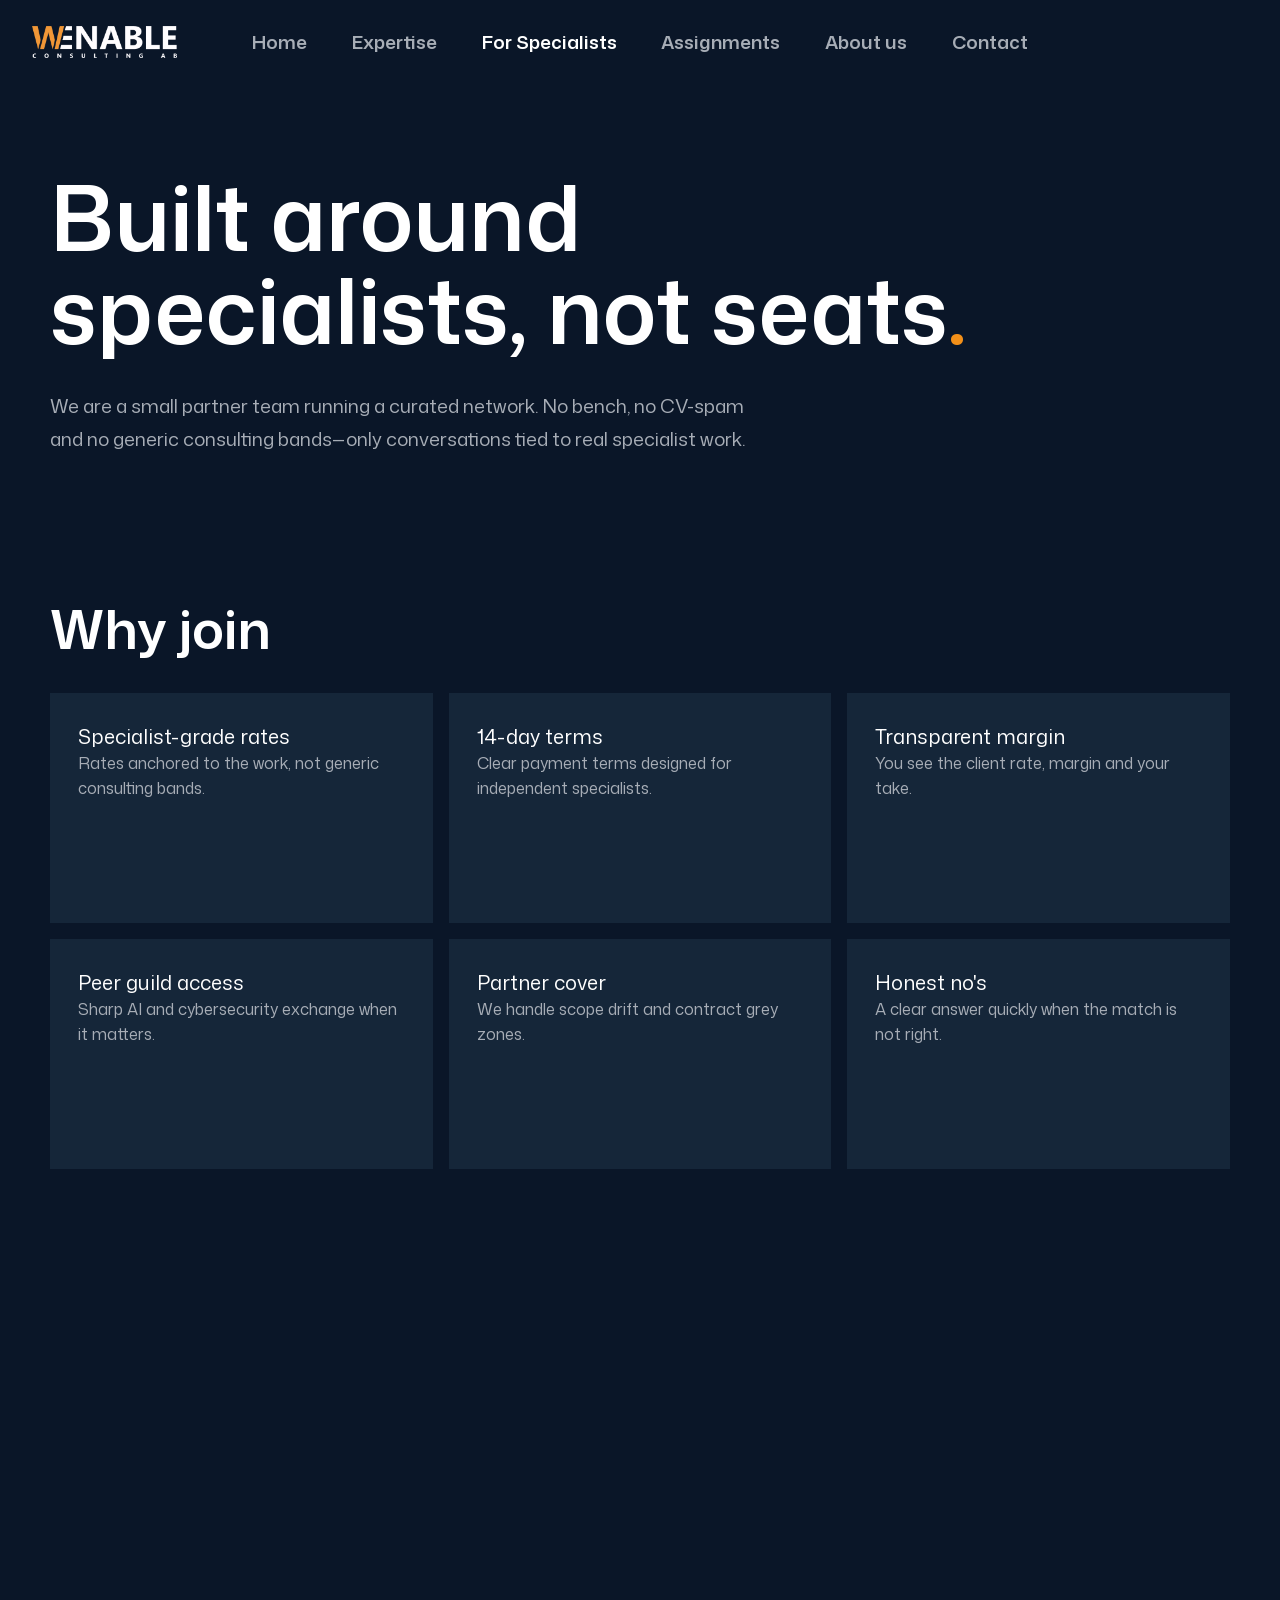
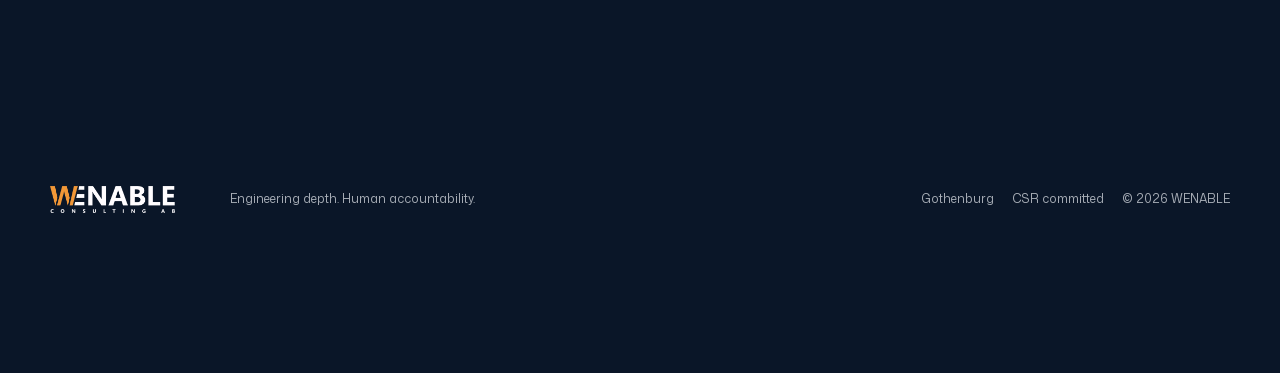
<file: For Consultants.html>
<!doctype html>
<html lang="en">
  <head>
    <meta charset="utf-8" />
    <meta
      http-equiv="Content-Security-Policy"
      content="default-src 'self'; script-src 'none'; style-src 'self'; img-src 'self' data:; font-src 'self'; object-src 'none'; base-uri 'self'; form-action 'self'"
    />
    <title>Moved — WENABLE Consulting</title>
    <meta name="robots" content="noindex" />
    <link rel="canonical" href="https://wenable.se/for-specialists.html" />
    <meta http-equiv="refresh" content="0; url=for-specialists.html" />
  </head>
  <body>
    <p>
      This page has moved to
      <a href="for-specialists.html">https://wenable.se/for-specialists.html</a>.
    </p>
  </body>
</html>
</file>
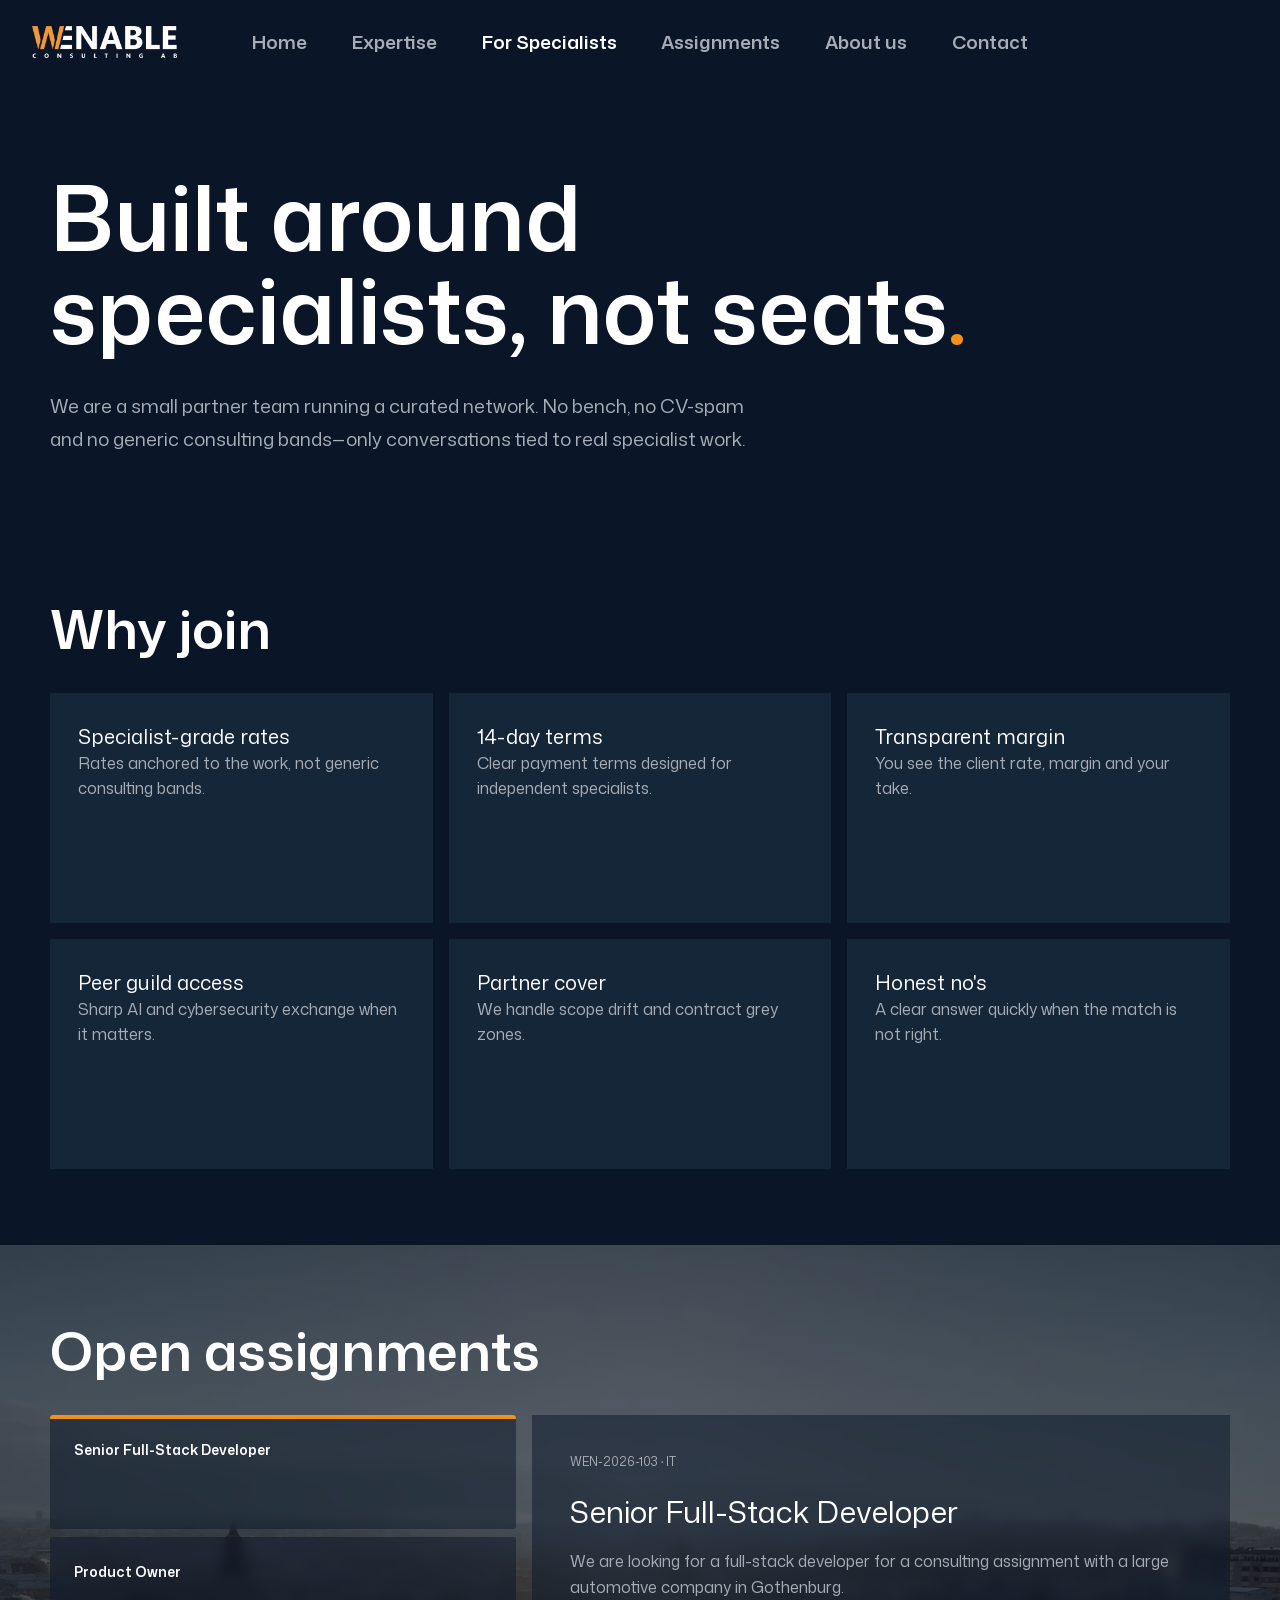
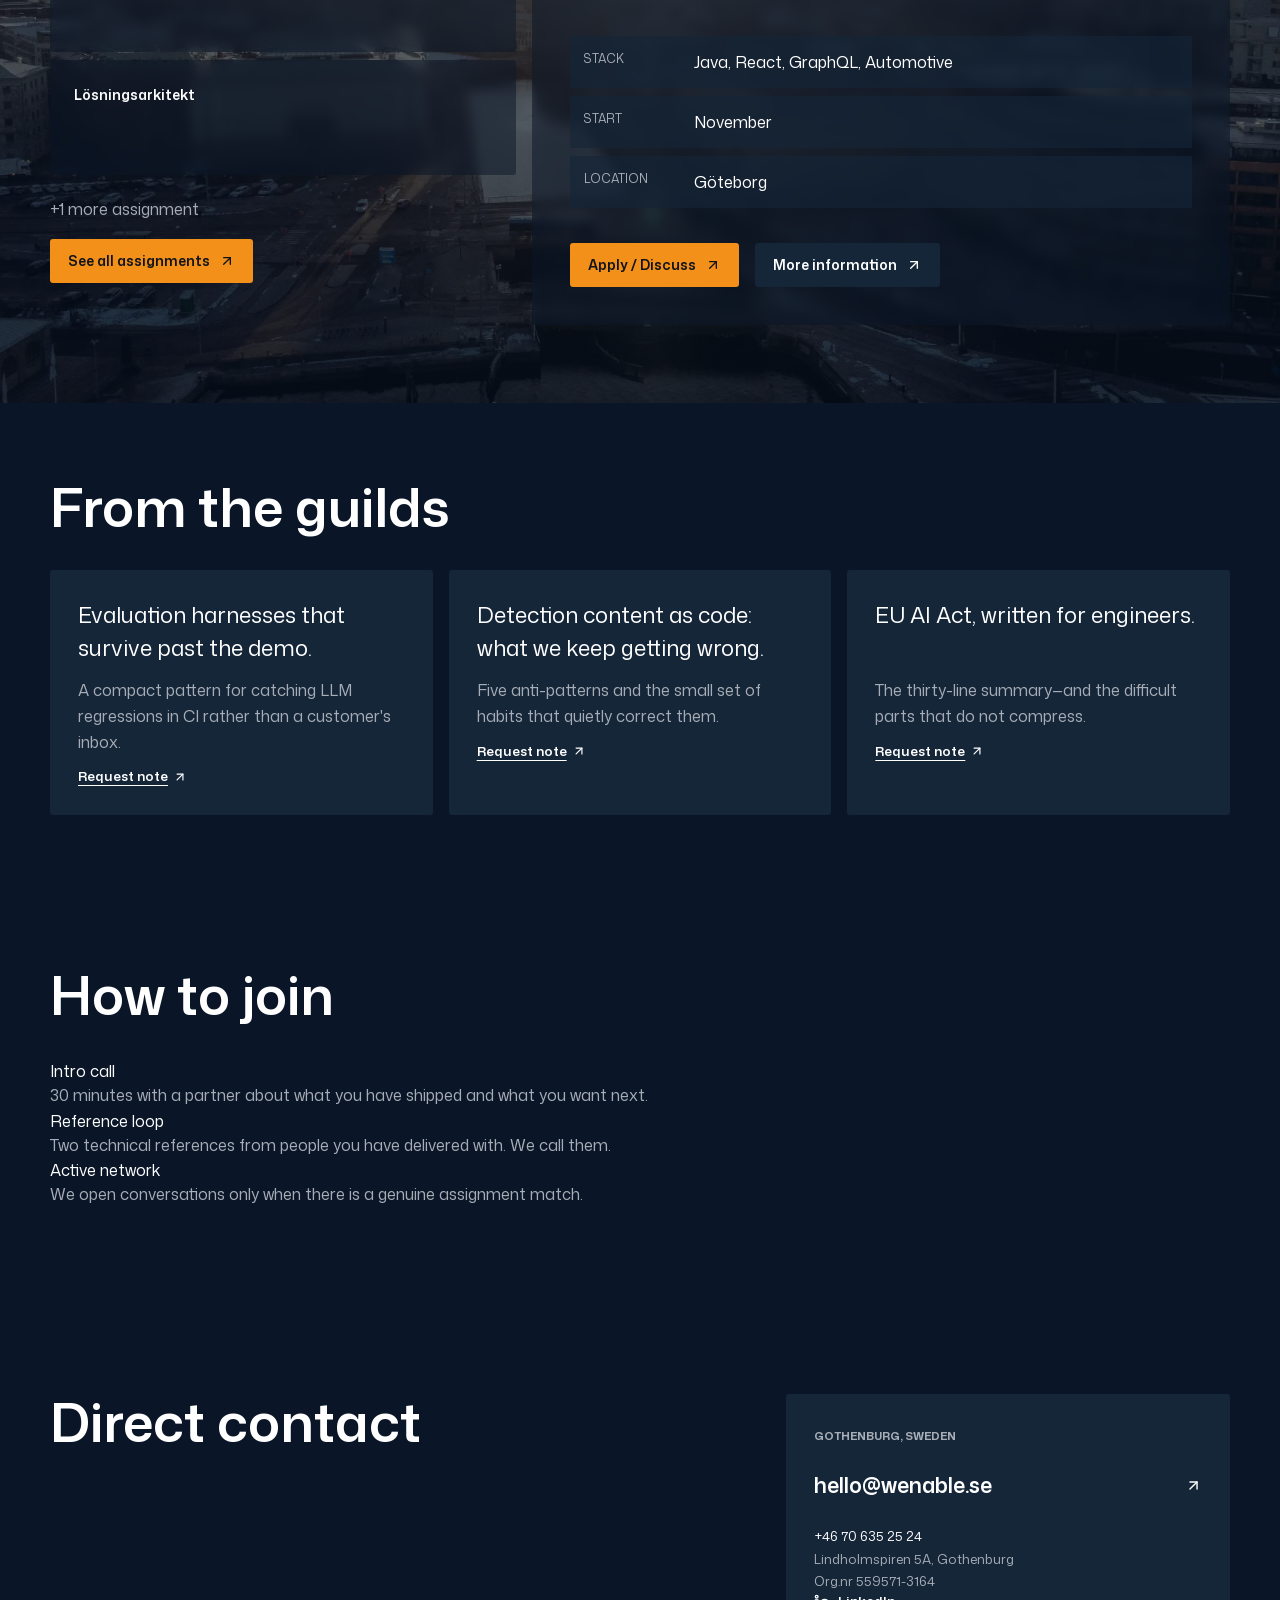
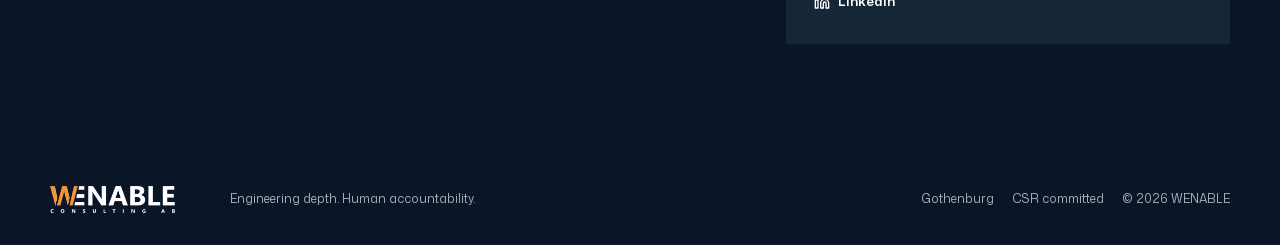
<file: for-specialists.html>
<!doctype html>
<html lang="en">
  <head>
    <meta charset="utf-8" />
    <meta name="viewport" content="width=device-width, initial-scale=1" />
    <meta
      http-equiv="Content-Security-Policy"
      content="default-src 'self'; script-src 'none'; style-src 'self'; img-src 'self' data:; font-src 'self'; object-src 'none'; base-uri 'self'; form-action 'self'"
    />
    <title>For Specialists — WENABLE Consulting</title>
    <meta
      name="description"
      content="Specialist-grade assignments, transparent terms and technical peer guilds across AI, cyber and engineering."
    />
    <meta name="author" content="WENABLE Consulting" />
    <link rel="canonical" href="https://wenable.se/for-specialists.html" />
    <meta property="og:title" content="For Specialists — WENABLE Consulting" />
    <meta
      property="og:description"
      content="A curated network built around specialists, not seats."
    />
    <meta property="og:type" content="website" />
    <meta property="og:url" content="https://wenable.se/for-specialists.html" />
    <meta property="og:image" content="https://wenable.se/assets/img/og-image.png" />
    <meta property="og:image:width" content="1200" />
    <meta property="og:image:height" content="630" />
    <meta property="og:image:alt" content="WENABLE Consulting AB logo" />
    <meta name="twitter:card" content="summary_large_image" />
    <link rel="icon" href="favicon.ico" sizes="any" />
    <link rel="icon" type="image/png" sizes="32x32" href="assets/favicon/favicon-32x32.png" />
    <link rel="icon" type="image/png" sizes="16x16" href="assets/favicon/favicon-16x16.png" />
    <link rel="apple-touch-icon" href="assets/favicon/apple-touch-icon.png" />
    <link rel="manifest" href="assets/favicon/site.webmanifest" />
    <link rel="stylesheet" href="assets/v2.css" />
  </head>
  <body>
    <header class="site-header">
      <div class="site-header-inner">
        <a href="index.html" class="brand-link" aria-label="WENABLE home">
          <img src="assets/img/wenablelogo.webp" alt="WENABLE Consulting" class="brand-logo-full" />
          <img
            src="assets/img/wenable-mark.webp"
            alt="WENABLE Consulting"
            class="brand-logo-mark"
          />
        </a>
        <nav class="desktop-nav" aria-label="Primary navigation">
          <a class="nav-link" href="index.html">Home</a>
          <a class="nav-link" href="expertise.html">Expertise</a>
          <a class="nav-link active" href="for-specialists.html" aria-current="page"
            >For Specialists</a
          >
          <a class="nav-link" href="assignments.html">Assignments</a>
          <a class="nav-link" href="about.html">About us</a>
          <a class="nav-link" href="#contact">Contact</a>
        </nav>
        <button class="menu-button" type="button" popovertarget="mobile-nav" aria-label="Menu">
          <svg class="i i-open" width="24" height="24" aria-hidden="true">
            <use href="assets/icons.svg#menu" /></svg
          ><svg class="i i-close" width="24" height="24" aria-hidden="true">
            <use href="assets/icons.svg#x" />
          </svg>
        </button>
      </div>
      <nav id="mobile-nav" class="mobile-nav" popover aria-label="Mobile navigation">
        <a href="index.html">Home</a>
        <a href="expertise.html">Expertise</a>
        <a href="for-specialists.html" aria-current="page">For Specialists</a>
        <a href="assignments.html">Assignments</a>
        <a href="about.html">About us</a>
        <a href="#contact">Contact</a>
      </nav>
    </header>
    <main>
      <section class="page-intro section-shell">
        <div class="title-wrap">
          <h1>Built around specialists, not seats<span class="page-title-period">.</span></h1>
        </div>
        <div class="intro-copy">
          <p>
            We are a small partner team running a curated network. No bench, no CV-spam and no
            generic consulting bands—only conversations tied to real specialist work.
          </p>
        </div>
      </section>
      <section class="section-shell content-section">
        <div class="section-heading">
          <div class="title-wrap"><h2>Why join</h2></div>
        </div>
        <div class="value-grid">
          <article>
            <h3>Specialist-grade rates</h3>
            <p>Rates anchored to the work, not generic consulting bands.</p>
          </article>
          <article>
            <h3>14-day terms</h3>
            <p>Clear payment terms designed for independent specialists.</p>
          </article>
          <article>
            <h3>Transparent margin</h3>
            <p>You see the client rate, margin and your take.</p>
          </article>
          <article>
            <h3>Peer guild access</h3>
            <p>Sharp AI and cybersecurity exchange when it matters.</p>
          </article>
          <article>
            <h3>Partner cover</h3>
            <p>We handle scope drift and contract grey zones.</p>
          </article>
          <article>
            <h3>Honest no's</h3>
            <p>A clear answer quickly when the match is not right.</p>
          </article>
        </div>
      </section>
      <section id="assignments" class="assignment-band">
        <div class="section-shell">
          <div class="section-heading">
            <div class="title-wrap"><h2>Open assignments</h2></div>
          </div>
          <div class="assignment-board">
            <div class="assignment-sidebar">
              <nav class="assignment-list" aria-label="Open assignments">
                <a class="assignment-tab" href="#WEN-2026-103">Senior Full-Stack Developer</a
                ><a class="assignment-tab" href="#WEN-2026-092">Product Owner</a
                ><a class="assignment-tab" href="#WEN-2026-021">Lösningsarkitekt</a>
              </nav>
              <div class="assignment-preview-footer">
                <p>+1 more assignment</p>
                <a href="assignments.html" class="action-link primary"
                  >See all assignments
                  <svg class="i" width="16" height="16" aria-hidden="true">
                    <use href="assets/icons.svg#arrow-up-right" /></svg
                ></a>
              </div>
            </div>
            <article class="assignment-detail" id="WEN-2026-103">
              <div class="assignment-detail-content">
                <span class="assignment-example">WEN-2026-103 · IT</span>
                <h3>Senior Full-Stack Developer</h3>
                <p>
                  We are looking for a full-stack developer for a consulting assignment with a large
                  automotive company in Gothenburg.
                </p>
                <dl>
                  <div>
                    <dt>Stack</dt>
                    <dd>Java, React, GraphQL, Automotive</dd>
                  </div>
                  <div>
                    <dt>Start</dt>
                    <dd>November</dd>
                  </div>
                  <div>
                    <dt>Location</dt>
                    <dd>Göteborg</dd>
                  </div>
                </dl>
                <div class="assignment-actions">
                  <a
                    href="mailto:management@wenable.se?subject=WEN-2026-103"
                    class="action-link primary"
                    >Apply / Discuss
                    <svg class="i" width="16" height="16" aria-hidden="true">
                      <use href="assets/icons.svg#arrow-up-right" /></svg></a
                  ><a href="assignments.html#WEN-2026-103" class="action-link"
                    >More information
                    <svg class="i" width="16" height="16" aria-hidden="true">
                      <use href="assets/icons.svg#arrow-up-right" /></svg
                  ></a>
                </div>
              </div>
            </article>
            <article class="assignment-detail" id="WEN-2026-092">
              <div class="assignment-detail-content">
                <span class="assignment-example">WEN-2026-092 · IT</span>
                <h3>Product Owner</h3>
                <p>
                  As PO for the team, you&#x27;ll set direction for the team&#x27;s roadmap,
                  prioritise the backlog, and make sure the team is solving the right reliability
                  problems – not just the loudest ones. You&#x27;ll work closely with the
                  team&#x27;s manager and with engineering, platform, and product stakeholders
                  across Sweden and abroad.
                </p>
                <p>
                  This is a build phase. Processes, backlog structure, and ways of working are still
                  taking shape, so you&#x27;ll have real influence over how the team operates going
                  forward.
                </p>
                <dl>
                  <div>
                    <dt>Stack</dt>
                    <dd>Product Owner, International Projects, ERP</dd>
                  </div>
                  <div>
                    <dt>Start</dt>
                    <dd>ASAP</dd>
                  </div>
                  <div>
                    <dt>Location</dt>
                    <dd>Göteborg</dd>
                  </div>
                </dl>
                <div class="assignment-actions">
                  <a
                    href="mailto:management@wenable.se?subject=WEN-2026-092"
                    class="action-link primary"
                    >Apply / Discuss
                    <svg class="i" width="16" height="16" aria-hidden="true">
                      <use href="assets/icons.svg#arrow-up-right" /></svg></a
                  ><a href="assignments.html#WEN-2026-092" class="action-link"
                    >More information
                    <svg class="i" width="16" height="16" aria-hidden="true">
                      <use href="assets/icons.svg#arrow-up-right" /></svg
                  ></a>
                </div>
              </div>
            </article>
            <article class="assignment-detail" id="WEN-2026-021" lang="sv">
              <div class="assignment-detail-content">
                <span class="assignment-example">WEN-2026-021 · IT</span>
                <h3>Lösningsarkitekt</h3>
                <p>
                  Vi söker en lösningsarkitekt för vår implementation av Elastic för Observability
                  på nivå 4 vilket normalt uppnås efter 8 års erfarenhet.
                </p>
                <dl>
                  <div>
                    <dt>Stack</dt>
                    <dd>
                      VMware, Linux, Kubernetes, Splunk, Grafana, Openshift, Elastic, ITIL, teknisk
                      design, pipelines
                    </dd>
                  </div>
                  <div>
                    <dt>Start</dt>
                    <dd>ASAP</dd>
                  </div>
                  <div>
                    <dt>Location</dt>
                    <dd>Göteborg</dd>
                  </div>
                </dl>
                <div class="assignment-actions">
                  <a
                    href="mailto:management@wenable.se?subject=WEN-2026-021"
                    class="action-link primary"
                    >Apply / Discuss
                    <svg class="i" width="16" height="16" aria-hidden="true">
                      <use href="assets/icons.svg#arrow-up-right" /></svg></a
                  ><a href="assignments.html#WEN-2026-021" class="action-link"
                    >More information
                    <svg class="i" width="16" height="16" aria-hidden="true">
                      <use href="assets/icons.svg#arrow-up-right" /></svg
                  ></a>
                </div>
              </div>
            </article>
          </div>
        </div>
      </section>
      <section class="section-shell content-section">
        <div class="section-heading">
          <div class="title-wrap"><h2>From the guilds</h2></div>
        </div>
        <div class="notes-grid">
          <article>
            <h3>Evaluation harnesses that survive past the demo.</h3>
            <p>
              A compact pattern for catching LLM regressions in CI rather than a customer's inbox.
            </p>
            <a href="mailto:network@wenable.se?subject=Guild%20note"
              >Request note
              <svg class="i" width="14" height="14" aria-hidden="true">
                <use href="assets/icons.svg#arrow-up-right" /></svg
            ></a>
          </article>
          <article>
            <h3>Detection content as code: what we keep getting wrong.</h3>
            <p>Five anti-patterns and the small set of habits that quietly correct them.</p>
            <a href="mailto:network@wenable.se?subject=Guild%20note"
              >Request note
              <svg class="i" width="14" height="14" aria-hidden="true">
                <use href="assets/icons.svg#arrow-up-right" /></svg
            ></a>
          </article>
          <article>
            <h3>EU AI Act, written for engineers.</h3>
            <p>The thirty-line summary—and the difficult parts that do not compress.</p>
            <a href="mailto:network@wenable.se?subject=Guild%20note"
              >Request note
              <svg class="i" width="14" height="14" aria-hidden="true">
                <use href="assets/icons.svg#arrow-up-right" /></svg
            ></a>
          </article>
        </div>
      </section>
      <section class="section-shell content-section">
        <div class="section-heading">
          <div class="title-wrap"><h2>How to join</h2></div>
        </div>
        <div class="steps-grid">
          <article>
            <h3>Intro call</h3>
            <p>30 minutes with a partner about what you have shipped and what you want next.</p>
          </article>
          <article>
            <h3>Reference loop</h3>
            <p>Two technical references from people you have delivered with. We call them.</p>
          </article>
          <article>
            <h3>Active network</h3>
            <p>We open conversations only when there is a genuine assignment match.</p>
          </article>
        </div>
      </section>
    </main>
    <section id="contact" class="contact-section">
      <div class="section-shell contact-grid">
        <div><h2>Direct contact</h2></div>
        <div class="contact-card">
          <span>Gothenburg, Sweden</span>
          <a href="mailto:hello@wenable.se"
            >hello@wenable.se
            <svg class="i" width="17" height="17" aria-hidden="true">
              <use href="assets/icons.svg#arrow-up-right" /></svg
          ></a>
          <p class="contact-meta">
            <a href="tel:+46706352524">+46 70 635 25 24</a><br />Lindholmspiren 5A, Gothenburg<br />Org.nr
            559571-3164
          </p>
          <a
            class="linkedin-link"
            href="https://www.linkedin.com/company/wenable-consulting-ab/"
            target="_blank"
            rel="noreferrer"
            ><svg class="i" width="16" height="16" aria-hidden="true">
              <use href="assets/icons.svg#linkedin" />
            </svg>
            LinkedIn</a
          >
        </div>
      </div>
    </section>
    <footer class="site-footer">
      <div class="section-shell footer-inner">
        <img src="assets/img/wenablelogo.webp" alt="WENABLE Consulting" />
        <p>Engineering depth. Human accountability.</p>
        <div><span>Gothenburg</span><span>CSR committed</span><span>© 2026 WENABLE</span></div>
      </div>
    </footer>
  </body>
</html>
</file>
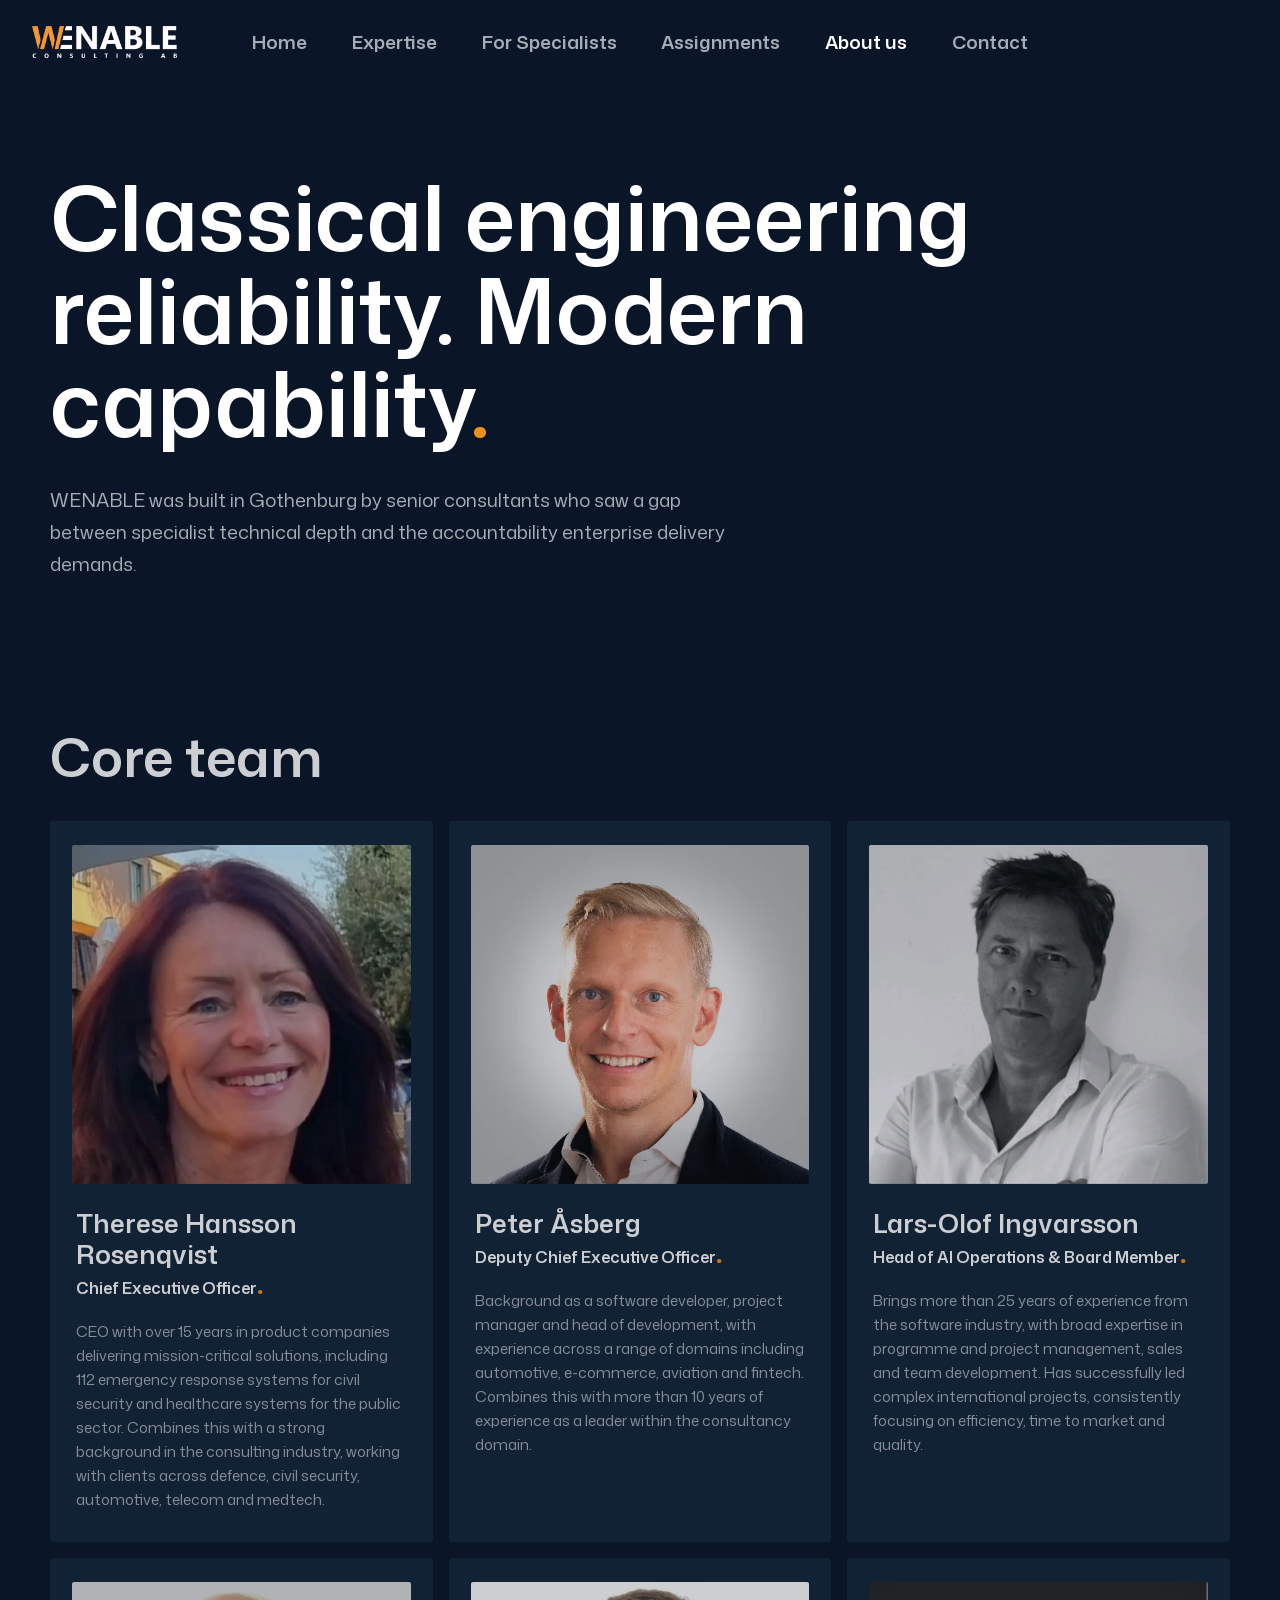
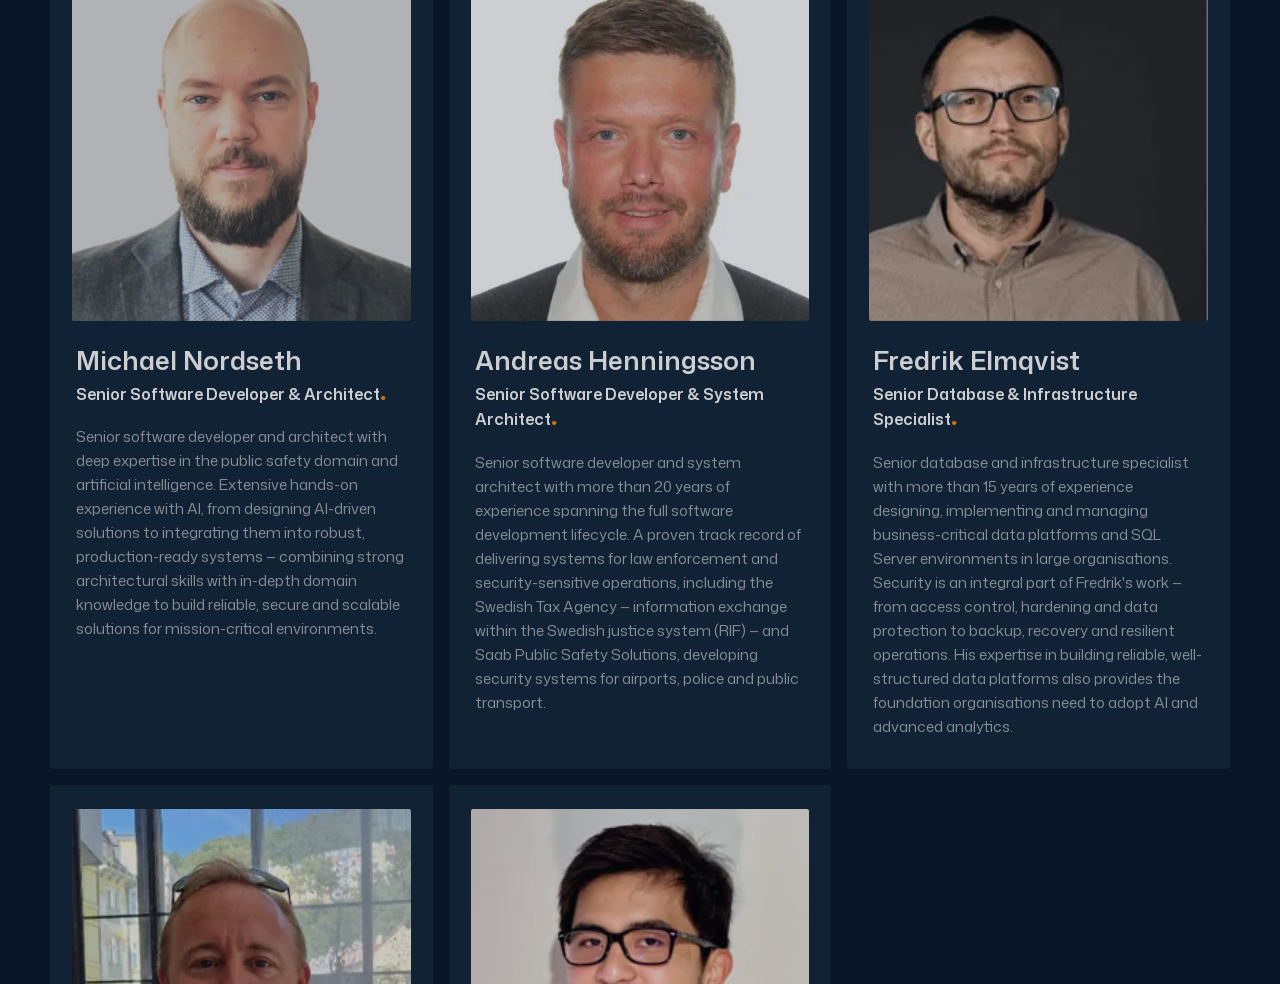
<file: Wenable are us.html>
<!doctype html>
<html lang="en">
  <head>
    <meta charset="utf-8" />
    <meta
      http-equiv="Content-Security-Policy"
      content="default-src 'self'; script-src 'none'; style-src 'self'; img-src 'self' data:; font-src 'self'; object-src 'none'; base-uri 'self'; form-action 'self'"
    />
    <title>Moved — WENABLE Consulting</title>
    <meta name="robots" content="noindex" />
    <link rel="canonical" href="https://wenable.se/about.html" />
    <meta http-equiv="refresh" content="0; url=about.html" />
  </head>
  <body>
    <p>This page has moved to <a href="about.html">https://wenable.se/about.html</a>.</p>
  </body>
</html>
</file>
<file: assets/v2.css>
/* WENABLE v2 — static port of the Lovable design.
   Plain CSS, no build step. Interactive parts use HTML (details, radio, popover)
   and CSS (keyframes, scroll-driven animations) instead of JavaScript. */

/* Self-hosted Mona Sans: the same files Google Fonts serves (monasans v4), so text renders
   exactly as in the Lovable version. Licence: assets/fonts/OFL.txt (SIL Open Font License 1.1). */
@font-face {
  font-family: "Mona Sans";
  src: url("fonts/mona-sans-latin-ext.woff2") format("woff2");
  font-weight: 400 700;
  font-style: normal;
  font-stretch: 100%;
  font-display: swap;
  unicode-range: U+0100-02BA, U+02BD-02C5, U+02C7-02CC, U+02CE-02D7, U+02DD-02FF, U+0304, U+0308, U+0329, U+1D00-1DBF, U+1E00-1E9F, U+1EF2-1EFF, U+2020, U+20A0-20AB, U+20AD-20C4, U+2113, U+2C60-2C7F, U+A720-A7FF;
}
@font-face {
  font-family: "Mona Sans";
  src: url("fonts/mona-sans-latin.woff2") format("woff2");
  font-weight: 400 700;
  font-style: normal;
  font-stretch: 100%;
  font-display: swap;
  unicode-range: U+0000-00FF, U+0131, U+0152-0153, U+02BB-02BC, U+02C6, U+02DA, U+02DC, U+0304, U+0308, U+0329, U+2000-206F, U+20AC, U+2122, U+2191, U+2193, U+2212, U+2215, U+FEFF, U+FFFD;
}

:root {
  --font-sans: "Mona Sans", ui-sans-serif, system-ui, -apple-system, "Segoe UI", Roboto, sans-serif;
  interpolate-size: allow-keywords;
}

/* Minimal reset (replaces Tailwind preflight, which the original CSS assumed). */
*,
*::before,
*::after {
  margin: 0;
  padding: 0;
  border: 0 solid;
}
img,
svg {
  display: block;
  max-width: 100%;
}
img {
  height: auto;
}
ol,
ul {
  list-style: none;
}
h1,
h2,
h3,
h4,
h5,
h6 {
  font-size: inherit;
  font-weight: inherit;
}
button,
input {
  font: inherit;
  color: inherit;
  background: transparent;
}
button,
label,
summary {
  cursor: pointer;
}
html {
  line-height: 1.5;
  -webkit-text-size-adjust: 100%;
}
:root {
  --background: #0a1628;
  --foreground: oklch(1 0 0);
  --card: #152639;
  --primary: #f39019;
  --primary-foreground: oklch(0.19 0.014 258);
  --secondary: #10151a;
  --muted: oklch(0.245 0.016 255);
  --muted-foreground: oklch(0.746 0.014 257);
  --accent: #f39019;
  --hero-blue-base: #040d1b;
  --hero-blue-mid: #081426;
  --hero-blue-deep: #061020;
  --border: transparent;
}

* {
  box-sizing: border-box;
  border-color: transparent;
}
html {
  scroll-behavior: smooth;
  background: var(--background);
}
body {
  margin: 0;
  background: var(--background);
  color: var(--foreground);
  font-family: var(--font-sans);
  letter-spacing: 0;
}
a {
  color: inherit;
  text-decoration: none;
}
button {
  font: inherit;
}
::selection {
  background: var(--accent);
  color: var(--primary-foreground);
}
.section-shell {
  width: min(1180px, calc(100% - 40px));
  margin-inline: auto;
}
.site-header {
  position: fixed;
  z-index: 50;
  top: 0;
  left: 0;
  right: 0;
  background: var(--background);
  border: 0;
}
.site-header-inner {
  width: 100%;
  height: 84px;
  margin: auto;
  display: grid;
  grid-template-columns: 170px 1fr 170px;
  align-items: center;
  padding-inline: 32px;
  background: transparent;
  border: 0;
  border-radius: 0;
  box-shadow: none;
}
.brand-link img {
  display: block;
}
.brand-link .brand-logo-full {
  width: 145px;
}
.brand-link .brand-logo-mark {
  display: none;
  width: 44px;
}
.desktop-nav {
  display: flex;
  align-items: center;
  justify-content: center;
  gap: clamp(22px, 3.5vw, 48px);
}
.nav-link {
  padding: 18px 0 16px;
  color: var(--muted-foreground);
  font-weight: 600;
  font-size: 18.5px;
  border: 0;
  transition: color 160ms ease;
}
.nav-link:hover,
.nav-link.active {
  color: var(--foreground);
}
.menu-button {
  display: none;
  justify-self: end;
  color: var(--foreground);
  background: transparent;
  border: 0;
  padding: 8px;
}
.mobile-nav {
  display: none;
}
.hero {
  min-height: 720px;
  height: min(84vh, 900px);
  position: relative;
  display: flex;
  align-items: center;
  overflow: hidden;
  padding-top: 74px;
}
.hero-background {
  position: absolute;
  inset: 0;
  width: 100%;
  height: 100%;
  object-fit: cover;
  object-position: center;
}
.hero-shade {
  position: absolute;
  inset: 0;
  background:
    linear-gradient(
      90deg,
      color-mix(in oklab, var(--background) 90%, transparent) 0%,
      color-mix(in oklab, var(--background) 63%, transparent) 46%,
      color-mix(in oklab, var(--background) 18%, transparent) 100%
    ),
    linear-gradient(0deg, color-mix(in oklab, var(--background) 58%, transparent), transparent 55%);
}
.hero-content {
  position: relative;
  z-index: 2;
  padding-top: 30px;
}
.hero-kicker,
.eyebrow {
  color: var(--accent);
  text-transform: uppercase;
  font-size: 12px;
  line-height: 1.4;
  font-weight: 700;
  letter-spacing: 0.12em;
}
.hero-title {
  margin: 18px 0 20px;
  max-width: 940px;
  min-height: 1.15em;
  font-size: clamp(52px, 7.2vw, 108px);
  line-height: 0.98;
  letter-spacing: 0;
  font-weight: 600;
  text-wrap: balance;
}
.text-accent {
  color: var(--accent);
}
.hero-lead {
  width: min(600px, 100%);
  color: var(--muted-foreground);
  font-size: 18px;
  line-height: 1.6;
}
.hero-actions {
  display: flex;
  flex-wrap: wrap;
  gap: 12px;
  margin-top: 34px;
}
.action-link {
  min-height: 44px;
  display: inline-flex;
  align-items: center;
  justify-content: center;
  gap: 9px;
  padding: 11px 18px;
  border: 0;
  border-radius: 3px;
  background: var(--card);
  font-weight: 600;
  font-size: 14px;
  transition:
    background 160ms ease,
    transform 160ms ease;
}
.action-link:hover {
  background: var(--secondary);
  transform: translateY(-1px);
}
.action-link.primary {
  color: var(--primary-foreground);
  background: var(--primary);
}
.action-link.primary:hover {
  background: color-mix(in oklab, var(--primary) 88%, var(--foreground));
}
.trust-bar {
  background: var(--card);
  border: 0;
}
.trust-inner {
  min-height: 52px;
  display: flex;
  flex-wrap: wrap;
  gap: 12px;
  align-items: center;
  justify-content: center;
  color: var(--muted-foreground);
  font-size: 12px;
  font-weight: 600;
  text-transform: uppercase;
}
.trust-inner i {
  width: 3px;
  height: 3px;
  background: var(--accent);
}
.trust-inner a {
  margin-left: 18px;
  display: inline-flex;
  align-items: center;
  gap: 5px;
  color: var(--foreground);
  text-decoration: underline;
  text-underline-offset: 3px;
}
.content-section {
  padding-block: 76px;
}
.section-heading {
  display: block;
  margin-bottom: 36px;
}
.section-heading h2,
.page-intro h1,
.contact-section h2,
.specialist-banner h2 {
  margin: 0;
  font-size: clamp(34px, 4.2vw, 62px);
  line-height: 1.04;
  font-weight: 600;
  letter-spacing: 0;
  text-wrap: balance;
}
.title-wrap {
  position: relative;
  display: inline-block;
}
.page-title-period {
  color: var(--accent);
}
.expertise-matrix {
  padding-top: 92px;
}
.expertise-matrix .section-heading {
  margin: 0 0 36px 10px;
}
.expertise-matrix .section-heading h2,
.adjacent-heading {
  font-size: 38px;
  line-height: 1.1;
}
.practice-grid {
  display: grid;
  gap: 62px;
}
.practice-card {
  display: grid;
  grid-template-columns: 1.18fr 0.82fr;
  min-height: 354px;
  background: var(--card);
  border: 0;
  border-radius: 3px;
  overflow: hidden;
}
.practice-card-2 {
  grid-template-columns: 0.82fr 1.18fr;
}
.practice-card-2 .practice-title {
  order: 2;
  align-items: flex-end;
  text-align: right;
}
.practice-card-2 img {
  order: 1;
}
.practice-title {
  display: flex;
  flex-direction: column;
  align-items: flex-start;
  padding: 38px 36px;
}
.practice-card img {
  width: 100%;
  height: 100%;
  min-height: 354px;
  object-fit: cover;
  display: block;
}
.work-copy > span,
.assignment-detail > span,
.notes-grid article > span {
  color: var(--accent);
  font-size: 11px;
  font-weight: 700;
  text-transform: uppercase;
  letter-spacing: 0.1em;
}
.practice-card h3 {
  max-width: 480px;
  margin: 0;
  font-size: 26px;
  line-height: 1.15;
}
.practice-title p {
  margin: 16px 0 0;
  max-width: 520px;
  font-size: 15px;
}
.practice-title ul {
  display: grid;
  gap: 9px;
  margin: 22px 0 0;
  padding: 0;
  list-style: none;
}
.practice-title li {
  color: var(--muted-foreground);
  font-size: 14px;
  line-height: 1.45;
}
.practice-card p,
.adjacent-grid p,
.steps-grid p,
.value-grid p,
.notes-grid p,
.team-card p,
.governance-grid p {
  color: var(--muted-foreground);
  line-height: 1.6;
}
.adjacent-heading {
  margin: 126px 0 40px 10px;
  font-weight: 600;
}
.adjacent-grid {
  display: grid;
  grid-template-columns: repeat(auto-fit, minmax(200px, 1fr));
  gap: 20px;
  background: transparent;
  border: 0;
}
.adjacent-grid article {
  display: flex;
  flex-direction: column;
  min-height: 390px;
  background: var(--card);
  padding: 34px 20px 28px;
  border: 0;
  border-radius: 3px;
}
.adjacent-grid h3 {
  margin: 0 0 24px;
  font-size: 21px;
  line-height: 1.15;
}
.adjacent-grid p {
  margin: 0;
  font-size: 15px;
}
.adjacent-grid ul {
  display: flex;
  flex-wrap: wrap;
  gap: 8px;
  margin: auto 0 0;
  padding: 30px 0 0;
  list-style: none;
}
.adjacent-grid li {
  padding: 7px 10px;
  background: color-mix(in oklab, var(--background) 76%, black);
  border: 0;
  border-radius: 2px;
  color: color-mix(in oklab, var(--foreground) 88%, var(--muted-foreground));
  font-size: 10px;
  line-height: 1;
  text-transform: uppercase;
}
.work-list {
  display: grid;
  gap: 16px;
}
.work-card {
  display: grid;
  grid-template-columns: 1.25fr 0.75fr;
  min-height: 390px;
  background: var(--card);
  border: 0;
  border-radius: 3px;
  overflow: hidden;
}
.work-copy {
  padding: 36px;
}
.work-copy h3 {
  font-size: 31px;
  max-width: 560px;
  margin: 0 0 30px;
}
.work-copy dl {
  display: grid;
  gap: 14px;
}
.work-copy dl div {
  display: grid;
  grid-template-columns: 115px 1fr;
  gap: 15px;
}
.work-copy dt {
  text-transform: uppercase;
  font-size: 10px;
  color: var(--muted-foreground);
  font-weight: 700;
  letter-spacing: 0.1em;
}
.work-copy dd {
  margin: 0;
  color: var(--muted-foreground);
  line-height: 1.5;
}
.work-image {
  width: 100%;
  height: 100%;
  min-height: 390px;
  object-fit: cover;
  display: block;
}
.work-actions {
  display: flex;
  justify-content: center;
  margin-top: 34px;
}
.work-actions button {
  cursor: pointer;
}
.faq-head {
  display: grid;
  grid-template-columns: 1.1fr 0.9fr;
  gap: 70px;
  align-items: start;
}
.faq-head h2 {
  margin: 0;
  max-width: 560px;
  font-size: clamp(34px, 4.2vw, 58px);
  line-height: 1.06;
  font-weight: 600;
  letter-spacing: 0;
  text-wrap: balance;
}
.faq-head p {
  margin: 14px 0 0;
  max-width: 620px;
  color: var(--muted-foreground);
  font-size: 16px;
  line-height: 1.65;
}
.faq-note {
  margin: 28px 0 0;
  color: var(--muted-foreground);
  font-size: 13px;
  line-height: 1.5;
}
.faq-list {
  margin-top: 64px;
}
.faq-item {
  border-top: 1px solid color-mix(in oklab, var(--foreground) 12%, transparent);
}
.faq-item:last-child {
  border-bottom: 1px solid color-mix(in oklab, var(--foreground) 12%, transparent);
}
.faq-question {
  width: 100%;
  display: flex;
  align-items: center;
  justify-content: space-between;
  gap: 28px;
  padding: 28px 2px;
  background: transparent;
  border: 0;
  color: var(--foreground);
  text-align: left;
  font-size: 19px;
  font-weight: 600;
  cursor: pointer;
  transition: color 160ms ease;
}
.faq-question:hover {
  color: var(--accent);
}
.faq-question:focus-visible {
  outline: 2px solid var(--foreground);
  outline-offset: -2px;
}
.faq-toggle {
  flex: none;
  display: grid;
  place-items: center;
  width: 28px;
  height: 28px;
  background: var(--primary);
  color: var(--primary-foreground);
  border-radius: 3px;
}
.faq-answer {
  display: grid;
  grid-template-rows: 0fr;
  opacity: 0;
  transition:
    grid-template-rows 320ms ease,
    opacity 220ms ease 20ms;
}
.faq-item[open] .faq-answer {
  grid-template-rows: 1fr;
  opacity: 1;
}
.faq-answer-inner {
  min-height: 0;
  overflow: hidden;
}
.faq-answer-inner p {
  margin: 0;
  padding: 0 64px 30px 2px;
  max-width: 780px;
  color: var(--muted-foreground);
  font-size: 15px;
  line-height: 1.65;
}
.how-we-work .section-heading {
  margin-bottom: 38px;
}
.work-steps {
  display: grid;
  grid-template-columns: repeat(3, minmax(0, 1fr));
  align-items: start;
  background: var(--card);
  border-radius: 4px;
  overflow: visible;
}
.work-step {
  display: block;
  white-space: normal;
  position: relative;
  width: 100%;
  min-height: 248px;
  padding: 36px 32px 32px;
  overflow: hidden;
  border: 0;
  border-radius: 0 0 4px 4px;
  background: var(--card);
  color: var(--foreground);
  text-align: left;
  cursor: pointer;
  transition:
    min-height 360ms ease,
    background 180ms ease;
}
.work-step:first-child {
  border-bottom-left-radius: 4px;
}
.work-step:last-child {
  border-bottom-right-radius: 4px;
}
.work-step-input:focus-visible + .work-step {
  outline: 2px solid var(--foreground);
  outline-offset: -4px;
}
.work-step-bar {
  position: absolute;
  top: 0;
  left: 0;
  width: 100%;
  height: 4px;
  background: var(--accent);
  opacity: 0;
  transform: scaleX(0);
  transform-origin: left;
  transition:
    opacity 180ms ease,
    transform 480ms cubic-bezier(0.34, 1.56, 0.64, 1);
}
.work-step:hover .work-step-bar,
.work-step-input:focus-visible + .work-step .work-step-bar {
  opacity: 1;
  transform: scaleX(0.3333);
}
.work-step-input:checked + .work-step {
  min-height: 410px;
}
.work-step-input:checked + .work-step .work-step-bar {
  opacity: 1;
  transform: scaleX(1);
}
.work-step-number {
  display: block;
  margin-bottom: 22px;
  color: var(--muted-foreground);
  font-size: 11px;
  font-weight: 700;
}
.work-step-title {
  display: block;
  margin-bottom: 14px;
  font-size: 26px;
  line-height: 1.15;
  font-weight: 600;
}
.work-step-summary {
  display: block;
  max-width: 290px;
  color: var(--muted-foreground);
  font-size: 15px;
  line-height: 1.55;
}
.work-step-detail {
  display: grid;
  grid-template-rows: 0fr;
  opacity: 0;
  transition:
    grid-template-rows 340ms ease,
    opacity 220ms ease 20ms;
}
.work-step-input:checked + .work-step .work-step-detail {
  grid-template-rows: 1fr;
  opacity: 1;
}
.work-step-copy {
  min-height: 0;
  overflow: hidden;
  padding-top: 26px;
  color: var(--foreground);
  font-size: 15px;
  line-height: 1.58;
}
.work-step-labels {
  display: flex;
  flex-wrap: wrap;
  gap: 7px;
  padding-top: 22px;
}
.work-step-labels > span {
  padding: 7px 9px;
  background: color-mix(in oklab, var(--background) 76%, black);
  color: color-mix(in oklab, var(--foreground) 88%, var(--muted-foreground));
  font-size: 10px;
  line-height: 1;
  text-transform: uppercase;
}
.choice-grid {
  display: grid;
  grid-template-columns: 1fr 1fr;
  gap: 16px;
  background: transparent;
  border: 0;
}
.choice-grid div {
  display: flex;
  gap: 14px;
  align-items: center;
  background: var(--card);
  padding: 24px;
  font-weight: 600;
}
.choice-grid svg {
  color: var(--accent);
}
.specialist-banner {
  position: relative;
  overflow: hidden;
  background: var(--card);
  border: 0;
  padding-block: 70px;
}
.banner-background {
  position: absolute;
  inset: 0;
  width: 100%;
  height: 100%;
  object-fit: cover;
  object-position: center;
}
.banner-shade {
  position: absolute;
  inset: 0;
  background: color-mix(in oklab, var(--background) 62%, transparent);
}
.specialist-banner .banner-inner {
  position: relative;
  z-index: 1;
}
.specialist-banner h2,
.specialist-banner .action-link {
  text-shadow: 0 1px 2px rgb(0 0 0 / 35%);
}
.banner-inner {
  display: flex;
  justify-content: space-between;
  align-items: end;
  gap: 30px;
}
.banner-inner h2 {
  font-size: clamp(34px, 4vw, 56px);
}
.banner-inner p:not(.eyebrow) {
  color: var(--muted-foreground);
}
.page-intro {
  padding-top: 170px;
  padding-bottom: 70px;
  border: 0;
}
.page-intro h1 {
  max-width: 950px;
  font-size: clamp(48px, 7vw, 92px);
}
.intro-copy {
  max-width: 700px;
  color: var(--muted-foreground);
  font-size: 19px;
  line-height: 1.7;
  margin: 34px 0 0;
}
.expertise-intro {
  padding-bottom: 80px;
}
.expertise-intro h1 {
  max-width: 950px;
}
.expertise-intro .intro-copy {
  max-width: 640px;
}
.value-grid {
  display: grid;
  grid-template-columns: repeat(3, 1fr);
  gap: 16px;
  background: transparent;
  border: 0;
}
.value-grid article {
  background: var(--card);
  padding: 28px;
  min-height: 230px;
}
.value-grid h3 {
  font-size: 20px;
  margin-top: 0;
}
.assignment-band,
.governance-band {
  padding-block: 78px;
  background: var(--card);
  border: 0;
}
.assignment-band {
  background:
    linear-gradient(180deg, rgba(4, 13, 27, 0.7) 0%, rgba(6, 16, 32, 0.58) 55%, rgba(4, 13, 27, 0.7) 100%),
    url("img/assignments-bg.webp") center 35% / cover no-repeat var(--card);
}
.assignment-board {
  align-items: start;
  display: grid;
  grid-template-columns: 0.8fr 1.2fr;
  min-height: 460px;
  gap: 16px;
  border: 0;
}
.assignment-list {
  min-height: 360px;
  border: 0;
  display: flex;
  flex-direction: column;
  gap: 8px;
}
.assignment-list .assignment-tab {
  display: block;
  white-space: normal;
  min-height: 112px;
  line-height: 1.5;
  overflow: hidden;
  position: relative;
  flex: 1;
  color: var(--foreground);
  background: color-mix(in oklab, var(--background) 50%, transparent);
  backdrop-filter: blur(6px);
  border: 0;
  border-radius: 3px;
  text-align: left;
  padding: 24px;
  cursor: pointer;
  font-weight: 600;
  transition: background 180ms ease;
}
.assignment-list .assignment-tab:last-child {
  border: 0;
}
.assignment-list .assignment-tab::before {
  content: "";
  position: absolute;
  inset: 0 0 auto;
  height: 4px;
  background: var(--accent);
  opacity: 0;
  transform: scaleX(0);
  transform-origin: left;
  transition: opacity 180ms ease, transform 480ms cubic-bezier(0.34, 1.56, 0.64, 1);
}
.assignment-list .assignment-tab:hover::before,
.assignment-list .assignment-tab:focus-visible::before {
  opacity: 1;
  transform: scaleX(0.3333);
}
.assignment-list .assignment-tab.is-active::before {
  opacity: 1;
  transform: scaleX(1);
}
.assignment-list .assignment-tab:focus-visible {
  outline: 2px solid var(--accent);
  outline-offset: -4px;
}
.assignment-see-all {
  display: flex;
  justify-content: flex-end;
  margin-top: 28px;
}
.assignment-preview-footer { padding-top: 22px; }
.assignment-preview-footer p { margin: 0 0 18px; color: var(--muted-foreground); }
.assignment-actions { display: flex; flex-wrap: wrap; gap: 16px; align-items: center; }
.assignment-example { display: block; margin-bottom: 18px; color: var(--muted-foreground); font-size: 12px; }
.assignment-full-brief { margin: 34px 0; }
.assignment-brief-section { padding: 24px 0; border-top: 1px solid var(--border); }
.assignment-full-brief h4 { margin: 0 0 14px; font-size: 19px; font-weight: 600; }
.assignment-full-brief p,
.assignment-full-brief li { color: var(--muted-foreground); line-height: 1.7; }
.assignment-full-brief p + p { margin-top: 14px; }
.assignment-full-brief ul { padding-left: 20px; margin: 0; }
.assignment-full-brief li + li { margin-top: 10px; }
.assignment-list .assignment-tab span {
  display: block;
  margin-bottom: 9px;
  color: var(--accent);
  font-size: 10px;
}
.assignment-detail {
  padding: 38px;
  background: color-mix(in oklab, var(--background) 50%, transparent);
  backdrop-filter: blur(6px);
}
.assignment-detail-content {
  animation: assignment-detail-in 300ms ease both;
}
@keyframes assignment-detail-in {
  from { opacity: 0; }
  to { opacity: 1; }
}
@media (prefers-reduced-motion: reduce) {
  .assignment-detail-content { animation: none; }
  .assignment-list .assignment-tab,
  .assignment-list .assignment-tab::before,
  .work-step,
  .work-step-bar { transition: none; }
}
.assignment-detail h3 {
  font-size: 30px;
  margin: 0 0 14px;
}
.assignment-detail-content > p {
  color: var(--muted-foreground);
  line-height: 1.65;
  max-width: 600px;
}
.assignment-detail dl {
  margin: 35px 0;
  display: grid;
  gap: 8px;
  background: transparent;
}
.assignment-detail dl div {
  display: grid;
  grid-template-columns: 110px 1fr;
  padding: 14px;
  background: color-mix(in oklab, var(--card) 62%, transparent);
}
.assignment-detail dt {
  color: var(--muted-foreground);
  font-size: 12px;
  text-transform: uppercase;
}
.assignment-detail dd {
  margin: 0;
}
.notes-grid,
.team-grid,
.governance-grid {
  display: grid;
  grid-template-columns: repeat(3, 1fr);
  gap: 16px;
}
.notes-grid article,
.team-card,
.governance-grid article {
  padding: 28px;
  background: var(--card);
  border: 0;
  border-radius: 3px;
}
.notes-grid h3 {
  font-size: 22px;
  min-height: 80px;
}
.notes-grid a {
  display: inline-flex;
  align-items: center;
  gap: 5px;
  margin-top: 12px;
  font-weight: 600;
  font-size: 13px;
  text-decoration: underline;
  text-underline-offset: 4px;
}
.profile-photo {
  display: block;
  width: 100%;
  aspect-ratio: 1 / 1;
  object-fit: cover;
  object-position: center top;
  border-radius: 2px;
  background: var(--muted);
}
.profile-card {
  padding: 24px 22px 30px;
}
.profile-card h3 {
  margin: 24px 4px 0;
  font-size: 26px;
  font-weight: 600;
  line-height: 1.2;
}
.profile-title {
  margin: 6px 4px 0 !important;
  color: var(--foreground) !important;
  font-size: 16px;
  font-weight: 600;
}
.profile-title-period {
  color: var(--accent);
  font-size: 30px;
  font-weight: 700;
  line-height: 0;
}
.profile-bio {
  margin: 18px 4px 0 !important;
  font-size: 15px;
}
.governance-grid {
  grid-template-columns: repeat(4, 1fr);
}
.governance-grid article {
  background: var(--background);
  min-height: 180px;
}
.trust-intro {
  max-width: 720px;
  margin: -22px 0 44px;
  color: var(--muted-foreground);
  font-size: 18px;
  line-height: 1.65;
}
.trust-grid {
  grid-template-columns: repeat(3, 1fr);
}
.trust-grid article {
  min-height: 230px;
}
.trust-grid h3,
.commitment-strip h3 {
  margin: 0 0 18px;
  font-size: 21px;
  line-height: 1.2;
}
.trust-grid p,
.commitment-strip p {
  margin: 0;
}
.commitment-strip {
  display: grid;
  grid-template-columns: repeat(2, 1fr);
  gap: 16px;
  margin-top: 16px;
}
.commitment-strip > div {
  padding: 28px;
  background: var(--secondary);
}
.commitment-strip p {
  color: var(--muted-foreground);
  line-height: 1.6;
}
.contact-section {
  padding-block: 110px;
}
.contact-grid {
  display: grid;
  grid-template-columns: 1.2fr 0.8fr;
  gap: 70px;
  align-items: start;
}
.contact-grid > div:first-child > p:last-child {
  color: var(--muted-foreground);
  max-width: 650px;
  font-size: 18px;
  line-height: 1.6;
}
.contact-card {
  padding: 28px;
  background: var(--card);
  border: 0;
  border-radius: 3px;
}
.contact-card > span {
  color: var(--muted-foreground);
  text-transform: uppercase;
  font-size: 11px;
  font-weight: 700;
}
.contact-card > a:not(.linkedin-link) {
  display: flex;
  justify-content: space-between;
  align-items: center;
  padding-block: 24px;
  font-size: 21px;
  font-weight: 600;
  border: 0;
}
.contact-card p {
  color: var(--muted-foreground);
  font-size: 13px;
  line-height: 1.6;
}
.linkedin-link {
  display: inline-flex;
  align-items: center;
  gap: 8px;
  font-size: 13px;
  font-weight: 600;
}
.site-footer {
  border: 0;
  padding-block: 32px;
}
.footer-inner {
  display: grid;
  grid-template-columns: 150px 1fr auto;
  align-items: center;
  gap: 30px;
  color: var(--muted-foreground);
  font-size: 12px;
}
.footer-inner img {
  width: 125px;
}
.footer-inner > div {
  display: flex;
  gap: 18px;
}
.scroll-reveal {
  opacity: 0;
  transform: translateY(14px);
  transition:
    opacity 620ms ease,
    transform 620ms ease;
}
.scroll-reveal.is-revealed {
  opacity: 1;
  transform: translateY(0);
}
.work-card-new {
  animation: work-card-reveal 520ms ease both;
}
@keyframes work-card-reveal {
  from {
    opacity: 0;
    transform: translateY(12px);
  }
  to {
    opacity: 1;
    transform: translateY(0);
  }
}
.status-page {
  min-height: 100vh;
  display: grid;
  place-content: center;
  justify-items: center;
  gap: 18px;
  text-align: center;
}
.status-page span {
  color: var(--accent);
  font-size: 70px;
  font-weight: 700;
}
.status-page a,
.status-page button {
  color: var(--primary-foreground);
  background: var(--primary);
  border: 0;
  border-radius: 3px;
  padding: 11px 18px;
}

@media (max-width: 860px) {
  .site-header-inner {
    grid-template-columns: 1fr auto;
    height: 64px;
    padding-inline: 18px;
  }
  .desktop-nav {
    display: none;
  }
  .menu-button {
    display: block;
  }
  .brand-link .brand-logo-full {
    display: none;
  }
  .brand-link .brand-logo-mark {
    display: block;
  }
  .mobile-nav {
    display: flex;
    flex-direction: column;
    padding: 8px 20px 22px;
    margin-top: 8px;
    background: var(--background);
    border: 0;
    border-radius: 0;
  }
  .mobile-nav a {
    padding: 14px 0;
    border: 0;
    font-weight: 600;
  }
  .hero {
    padding-top: 72px;
    min-height: 680px;
    height: 86svh;
    align-items: end;
  }
  .hero-background {
    object-position: 55% center;
  }
  .hero-shade {
    background: linear-gradient(
      0deg,
      var(--background) 4%,
      color-mix(in oklab, var(--background) 73%, transparent) 58%,
      color-mix(in oklab, var(--background) 45%, transparent)
    );
  }
  .hero-content {
    padding-bottom: 55px;
  }
  .hero-title {
    font-size: clamp(44px, 12vw, 70px);
  }
  .section-heading {
    grid-template-columns: 1fr;
    gap: 15px;
  }
  .section-heading .eyebrow {
    grid-row: auto;
  }
  .section-heading-simple > p {
    grid-column: 1;
  }
  .practice-grid,
  .work-card,
  .assignment-board,
  .contact-grid,
  .faq-head {
    grid-template-columns: 1fr;
  }
  .faq-head {
    gap: 20px;
  }
  .faq-head h2 {
    max-width: none;
  }
  .practice-card,
  .practice-card-2 {
    grid-template-columns: 1fr 1fr;
  }
  .adjacent-grid,
  .governance-grid {
    grid-template-columns: 1fr 1fr;
  }
  .value-grid,
  .notes-grid,
  .team-grid {
    grid-template-columns: 1fr 1fr;
  }
  .work-image {
    min-height: 280px;
    max-height: 420px;
  }
  .assignment-list {
    border: 0;
  }
  .banner-inner {
    align-items: start;
    flex-direction: column;
  }
  .footer-inner {
    grid-template-columns: 130px 1fr;
  }
  .footer-inner > div {
    grid-column: 1 / -1;
  }
}

@media (max-width: 560px) {
  .section-shell {
    width: min(100% - 28px, 1180px);
  }
  .site-header-inner {
    width: 100%;
  }
  .brand-logo-mark {
    width: 40px;
  }
  .hero {
    min-height: 700px;
  }
  .hero-background {
    object-position: 59% center;
  }
  .hero-kicker {
    font-size: 10px;
  }
  .hero-title {
    font-size: 46px;
    min-height: 2.05em;
  }
  .hero-lead {
    font-size: 15px;
  }
  .hero-actions {
    display: grid;
  }
  .action-link {
    width: 100%;
  }
  .trust-inner {
    justify-content: flex-start;
    padding-block: 15px;
  }
  .trust-inner i {
    display: none;
  }
  .trust-inner span {
    width: calc(50% - 6px);
    font-size: 9px;
  }
  .trust-inner a {
    margin-left: 0;
  }
  .content-section,
  .contact-section {
    padding-block: 56px;
  }
  .page-intro {
    padding-top: 130px;
    padding-bottom: 50px;
  }
  .page-intro h1 {
    font-size: 46px;
  }
  .intro-copy {
    font-size: 16px;
  }
  .expertise-intro {
    padding-bottom: 80px;
  }
  .section-heading h2,
  .contact-section h2,
  .specialist-banner h2 {
    font-size: 36px;
  }
  .practice-grid,
  .adjacent-grid,
  .choice-grid,
  .value-grid,
  .notes-grid,
  .team-grid,
  .governance-grid,
  .commitment-strip {
    grid-template-columns: 1fr;
  }
  .trust-intro {
    margin-top: -16px;
    font-size: 16px;
  }
  .trust-grid article {
    min-height: 0;
  }
  .expertise-matrix {
    padding-top: 72px;
  }
  .expertise-matrix .section-heading {
    margin-left: 0;
  }
  .expertise-matrix .section-heading h2,
  .adjacent-heading {
    font-size: 32px;
  }
  .practice-grid {
    gap: 24px;
  }
  .practice-card,
  .practice-card-2 {
    grid-template-columns: 1fr;
    min-height: 0;
  }
  .practice-card-2 .practice-title {
    order: 1;
    justify-content: flex-start;
    text-align: left;
  }
  .practice-card-2 img {
    order: 2;
  }
  .practice-title {
    min-height: 150px;
    padding: 24px;
  }
  .practice-card img {
    min-height: 0;
    aspect-ratio: 16 / 10;
  }
  .practice-card h3 {
    margin-top: 0;
  }
  .adjacent-heading {
    margin: 76px 0 28px;
  }
  .adjacent-grid article {
    min-height: 320px;
  }
  .work-steps {
    grid-template-columns: 1fr;
    overflow: hidden;
  }
  .work-step,
  .work-step-input:checked + .work-step {
    min-height: 0;
    padding: 28px 24px;
    border-radius: 0;
  }
  .work-step-summary {
    max-width: none;
  }
  .work-step-detail {
    grid-template-rows: 0fr;
  }
  .work-step-input:checked + .work-step .work-step-detail {
    grid-template-rows: 1fr;
  }
  .work-copy {
    padding: 24px;
  }
  .work-copy h3 {
    font-size: 25px;
  }
  .work-copy dl div {
    grid-template-columns: 1fr;
    gap: 4px;
  }
  .work-image {
    min-height: 0;
    aspect-ratio: 16 / 10;
  }
  .assignment-detail {
    padding: 24px;
  }
  .notes-grid h3 {
    min-height: 0;
  }
  .faq-list {
    margin-top: 40px;
  }
  .faq-question {
    padding: 20px 0;
    gap: 16px;
    font-size: 16px;
  }
  .faq-answer-inner p {
    padding-right: 8px;
  }
  .contact-card > a:not(.linkedin-link) {
    font-size: 17px;
  }
  .footer-inner {
    grid-template-columns: 1fr;
  }
  .footer-inner > div {
    grid-column: auto;
    flex-wrap: wrap;
  }
}

@media (prefers-reduced-motion: reduce) {
  html {
    scroll-behavior: auto;
  }
  .scroll-reveal,
  .scroll-reveal.is-revealed {
    opacity: 1;
    transform: none;
  }
  *,
  *::before,
  *::after {
    animation-duration: 0.01ms !important;
    animation-iteration-count: 1 !important;
    transition-duration: 0.01ms !important;
  }
}

/* Dark home hero and rising content panel */
.hero {
  height: 90svh;
  min-height: 650px;
  max-height: 900px;
  padding-top: 84px;
  display: grid;
  place-items: center;
  background: var(--hero-blue-base);
  overflow: hidden;
  animation: hero-hue 16s ease-in-out infinite alternate;
}
@keyframes hero-hue {
  0% {
    background-color: var(--hero-blue-base);
  }
  50% {
    background-color: var(--hero-blue-mid);
  }
  100% {
    background-color: var(--hero-blue-deep);
  }
}
.hero-dot-field {
  position: absolute;
  inset: 0;
  width: 100%;
  height: 100%;
  fill: var(--foreground);
  pointer-events: none;
  opacity: 0.65;
}
.hero-dot-mesh {
  transform-origin: center;
  animation: dot-drift 21s ease-in-out infinite alternate;
}
@keyframes dot-drift {
  from {
    transform: translate(-30px, 19px) scale(1);
  }
  to {
    transform: translate(38px, -30px) scale(1.045);
  }
}
.hero-content {
  position: relative;
  width: min(1180px, calc(100% - 40px));
  max-width: none;
  padding: 0 20px 9vh;
  display: grid;
  justify-items: center;
}
.hero-title {
  margin: 0;
  width: 100%;
  text-align: center;
  color: var(--foreground);
  font-size: clamp(48px, 6.6vw, 112px);
  line-height: 1.06;
  font-weight: 700;
}
.hero-line {
  display: block;
}
.hero-word-glow {
  display: block;
  filter: drop-shadow(0 0 0.2em color-mix(in oklab, var(--accent) 42%, transparent))
    drop-shadow(0 0 0.45em color-mix(in oklab, var(--accent) 20%, transparent));
}
.hero-word-window {
  display: block;
  position: relative;
  height: 1.15em;
  overflow: hidden;
  color: var(--accent);
}
.hero-word-slide {
  display: block;
  height: 1.15em;
  line-height: 1.15em;
  color: var(--accent);
  animation: word-cycle 4s cubic-bezier(0.45, 0, 0.3, 1) both;
}
.hero-your {
  animation: your-in 280ms ease both;
}
@keyframes word-cycle {
  0% {
    transform: translateY(115%);
  }
  10%,
  83% {
    transform: translateY(0);
  }
  100% {
    transform: translateY(-115%);
  }
}
@keyframes your-in {
  from {
    opacity: 0;
  }
  to {
    opacity: 1;
  }
}
.hero-actions {
  justify-content: center;
  margin: 76px 0 0;
}
.hero .hero-btn {
  min-height: 54px;
  display: inline-flex;
  align-items: center;
  justify-content: center;
  gap: 15px;
  padding: 0 26px;
  border-radius: 6px;
  font-weight: 600;
  font-size: 17px;
  transition:
    background 160ms ease,
    transform 160ms ease;
}
.hero .hero-btn:hover {
  transform: translateY(-1px);
}
.hero .hero-btn.primary {
  background: var(--primary);
  color: var(--primary-foreground);
}
.hero .hero-btn.primary:hover {
  background: color-mix(in oklab, var(--primary) 88%, var(--foreground));
}
.hero .hero-btn.ghost {
  background: transparent;
  border: 1px solid var(--foreground);
  color: var(--foreground);
}
.hero .hero-btn.ghost:hover {
  background: color-mix(in oklab, var(--foreground) 10%, transparent);
}
.home-dark-panel {
  --panel-lift: 0px;
  position: relative;
  z-index: 3;
  margin-bottom: calc(var(--panel-lift) * -1);
  border-radius: 38px 38px 0 0;
  background: var(--background);
  overflow: hidden;
  transform: translateY(calc(var(--panel-lift) * -1));
  will-change: transform;
}
.home-dark-panel .trust-bar {
  background: transparent;
  padding-top: 10px;
}
.home-dark-panel .trust-inner {
  min-height: 74px;
}
@media (max-width: 860px) {
  .hero {
    min-height: 700px;
    max-height: 860px;
  }
  .hero-content {
    padding-bottom: 4vh;
  }
  .hero-title {
    font-size: clamp(40px, 11vw, 72px);
  }
  .hero-actions {
    padding: 0 20px;
  }
  .home-dark-panel {
    border-radius: 26px 26px 0 0;
  }
}
@media (max-width: 560px) {
  .hero {
    height: 92svh;
    min-height: 650px;
  }
  .hero-content {
    width: 100%;
    padding: 0 14px 2vh;
  }
  .hero-title {
    min-height: 2.45em;
    line-height: 1.05;
  }
  .hero-actions {
    width: min(330px, 100%);
    margin-top: 34px;
  }
  .hero .hero-btn {
    width: 100%;
    min-height: 50px;
    font-size: 15px;
  }
  .home-dark-panel .trust-inner {
    min-height: 0;
    padding-top: 24px;
    padding-bottom: 24px;
  }
}
@media (prefers-reduced-motion: reduce) {
  .hero-word-slide,
  .hero-dot-mesh {
    animation: none;
    transform: none;
  }
  .home-dark-panel {
    transform: none;
    margin-bottom: 0;
  }
}

/* ------------------------------------------------------------------
   Static-site adaptations (replace the React/JS behaviour of v2)
   ------------------------------------------------------------------ */

.visually-hidden {
  position: absolute;
  width: 1px;
  height: 1px;
  overflow: hidden;
  clip-path: inset(50%);
  white-space: nowrap;
}

/* Inline icons from assets/icons.svg */
.i {
  display: inline-block;
  flex: none;
  vertical-align: middle;
}

/* Mobile menu: native popover, no JS */
.menu-button .i-close {
  display: none;
}
body:has(.mobile-nav:popover-open) .menu-button .i-open {
  display: none;
}
body:has(.mobile-nav:popover-open) .menu-button .i-close {
  display: block;
}
.mobile-nav:not(:popover-open) {
  display: none !important;
}
.mobile-nav:popover-open {
  position: fixed;
  inset: 64px 0 auto 0;
  width: 100%;
  max-width: none;
  margin: 0;
  color: var(--foreground);
}

/* Hero headline: CSS-only word cycle (5 words x 4s) */
.hero-word-slide {
  position: absolute;
  inset: 0 0 auto 0;
  animation: word-cycle-5 20s cubic-bezier(0.45, 0, 0.3, 1) infinite backwards;
}
.hero-word-slide:nth-child(2) {
  animation-delay: 4s;
}
.hero-word-slide:nth-child(3) {
  animation-delay: 8s;
}
.hero-word-slide:nth-child(4) {
  animation-delay: 12s;
}
.hero-word-slide:nth-child(5) {
  animation-delay: 16s;
}
@keyframes word-cycle-5 {
  0% {
    transform: translateY(115%);
    opacity: 1;
  }
  2%,
  16.6% {
    transform: translateY(0);
    opacity: 1;
  }
  20% {
    transform: translateY(-115%);
    opacity: 1;
  }
  20.01% {
    transform: translateY(-115%);
    opacity: 0;
  }
  20.02%,
  100% {
    transform: translateY(115%);
    opacity: 0;
  }
}
/* "your" is hidden while "YOU!" shows (last 4s of the cycle) */
.hero-your {
  animation: your-cycle 20s linear infinite;
}
@keyframes your-cycle {
  0% {
    opacity: 0;
  }
  1.4%,
  80% {
    opacity: 1;
    display: inline;
  }
  80.01%,
  100% {
    opacity: 0;
    display: none;
  }
}

/* Hero dot field is a pre-rendered SVG image */
img.hero-dot-field {
  object-fit: cover;
  animation: dot-drift 21s ease-in-out infinite alternate;
}

/* "How we work": radio inputs drive the active step */
.work-step-input {
  position: absolute;
  opacity: 0;
  pointer-events: none;
}
.work-step {
  font-size: 14px;
  font-weight: 500;
  line-height: 1.43;
}

/* FAQ: native details/summary */
.faq-question {
  list-style: none;
}
.faq-question::-webkit-details-marker {
  display: none;
}
.faq-answer {
  grid-template-rows: 1fr;
  opacity: 1;
}
.faq-toggle .i-minus,
.faq-item[open] .faq-toggle .i-plus {
  display: none;
}
.faq-item[open] .faq-toggle .i-minus {
  display: block;
}
@supports (interpolate-size: allow-keywords) {
  .faq-item::details-content {
    block-size: 0;
    overflow: hidden;
    transition:
      block-size 320ms ease,
      content-visibility 320ms allow-discrete;
  }
  .faq-item[open]::details-content {
    block-size: auto;
  }
}

/* Contact details */
.contact-card .contact-meta {
  line-height: 1.7;
}
.contact-card .contact-meta a {
  color: var(--foreground);
}


/* Scroll-driven effects. Browsers without support show the static layout. */
@keyframes panel-lift {
  from {
    transform: translateY(0);
    margin-bottom: 0;
  }
  to {
    transform: translateY(-360px);
    margin-bottom: -360px;
  }
}
@keyframes section-reveal {
  from {
    opacity: 0;
    transform: translateY(14px);
  }
  to {
    opacity: 1;
    transform: translateY(0);
  }
}
@supports (animation-timeline: scroll()) {
  @media (prefers-reduced-motion: no-preference) {
    .home-dark-panel {
      animation: panel-lift linear both;
      animation-timeline: scroll(root block);
      animation-range: 0 379px;
    }
    main section:not(.hero),
    .contact-section {
      animation: section-reveal linear both;
      animation-timeline: view();
      animation-range: entry 0% entry 35%;
    }
  }
}

@media (prefers-reduced-motion: reduce) {
  .hero-word-slide {
    animation: none;
    transform: none;
  }
  .hero-word-slide:not(:first-child) {
    display: none;
  }
  .hero-your {
    animation: none;
    opacity: 1;
  }
  img.hero-dot-field {
    animation: none;
  }
}

/* Expertise "Load more": native details reveals the remaining cases (Lovable showed 3, then +3) */
.work-more > summary {
  list-style: none;
}
.work-more > summary::-webkit-details-marker {
  display: none;
}
.work-more[open] > summary {
  display: none;
}
.work-more-list {
  margin: 16px 0 34px;
}

/* Assignment board: links + :target replace the React tab state.
   The first brief shows until a #REF target is set. Index-based rules cover up to 20 assignments. */
.assignment-tab {
  font-size: 14px;
}
.assignment-detail {
  display: none;
  scroll-margin-top: 100px;
}
.assignment-detail:target,
.assignment-board:not(:has(.assignment-detail:target)) .assignment-detail:first-of-type {
  display: block;
}
.assignment-board:not(:has(.assignment-detail:target)) .assignment-tab:first-child::before,
.assignment-board:has(.assignment-detail:nth-of-type(1):target) .assignment-tab:nth-child(1)::before,
.assignment-board:has(.assignment-detail:nth-of-type(2):target) .assignment-tab:nth-child(2)::before,
.assignment-board:has(.assignment-detail:nth-of-type(3):target) .assignment-tab:nth-child(3)::before,
.assignment-board:has(.assignment-detail:nth-of-type(4):target) .assignment-tab:nth-child(4)::before,
.assignment-board:has(.assignment-detail:nth-of-type(5):target) .assignment-tab:nth-child(5)::before,
.assignment-board:has(.assignment-detail:nth-of-type(6):target) .assignment-tab:nth-child(6)::before,
.assignment-board:has(.assignment-detail:nth-of-type(7):target) .assignment-tab:nth-child(7)::before,
.assignment-board:has(.assignment-detail:nth-of-type(8):target) .assignment-tab:nth-child(8)::before,
.assignment-board:has(.assignment-detail:nth-of-type(9):target) .assignment-tab:nth-child(9)::before,
.assignment-board:has(.assignment-detail:nth-of-type(10):target) .assignment-tab:nth-child(10)::before,
.assignment-board:has(.assignment-detail:nth-of-type(11):target) .assignment-tab:nth-child(11)::before,
.assignment-board:has(.assignment-detail:nth-of-type(12):target) .assignment-tab:nth-child(12)::before,
.assignment-board:has(.assignment-detail:nth-of-type(13):target) .assignment-tab:nth-child(13)::before,
.assignment-board:has(.assignment-detail:nth-of-type(14):target) .assignment-tab:nth-child(14)::before,
.assignment-board:has(.assignment-detail:nth-of-type(15):target) .assignment-tab:nth-child(15)::before,
.assignment-board:has(.assignment-detail:nth-of-type(16):target) .assignment-tab:nth-child(16)::before,
.assignment-board:has(.assignment-detail:nth-of-type(17):target) .assignment-tab:nth-child(17)::before,
.assignment-board:has(.assignment-detail:nth-of-type(18):target) .assignment-tab:nth-child(18)::before,
.assignment-board:has(.assignment-detail:nth-of-type(19):target) .assignment-tab:nth-child(19)::before,
.assignment-board:has(.assignment-detail:nth-of-type(20):target) .assignment-tab:nth-child(20)::before {
  opacity: 1;
  transform: scaleX(1);
}
.assignment-full-brief ul + p,
.assignment-full-brief ol + p {
  margin-top: 14px;
}
</file>
